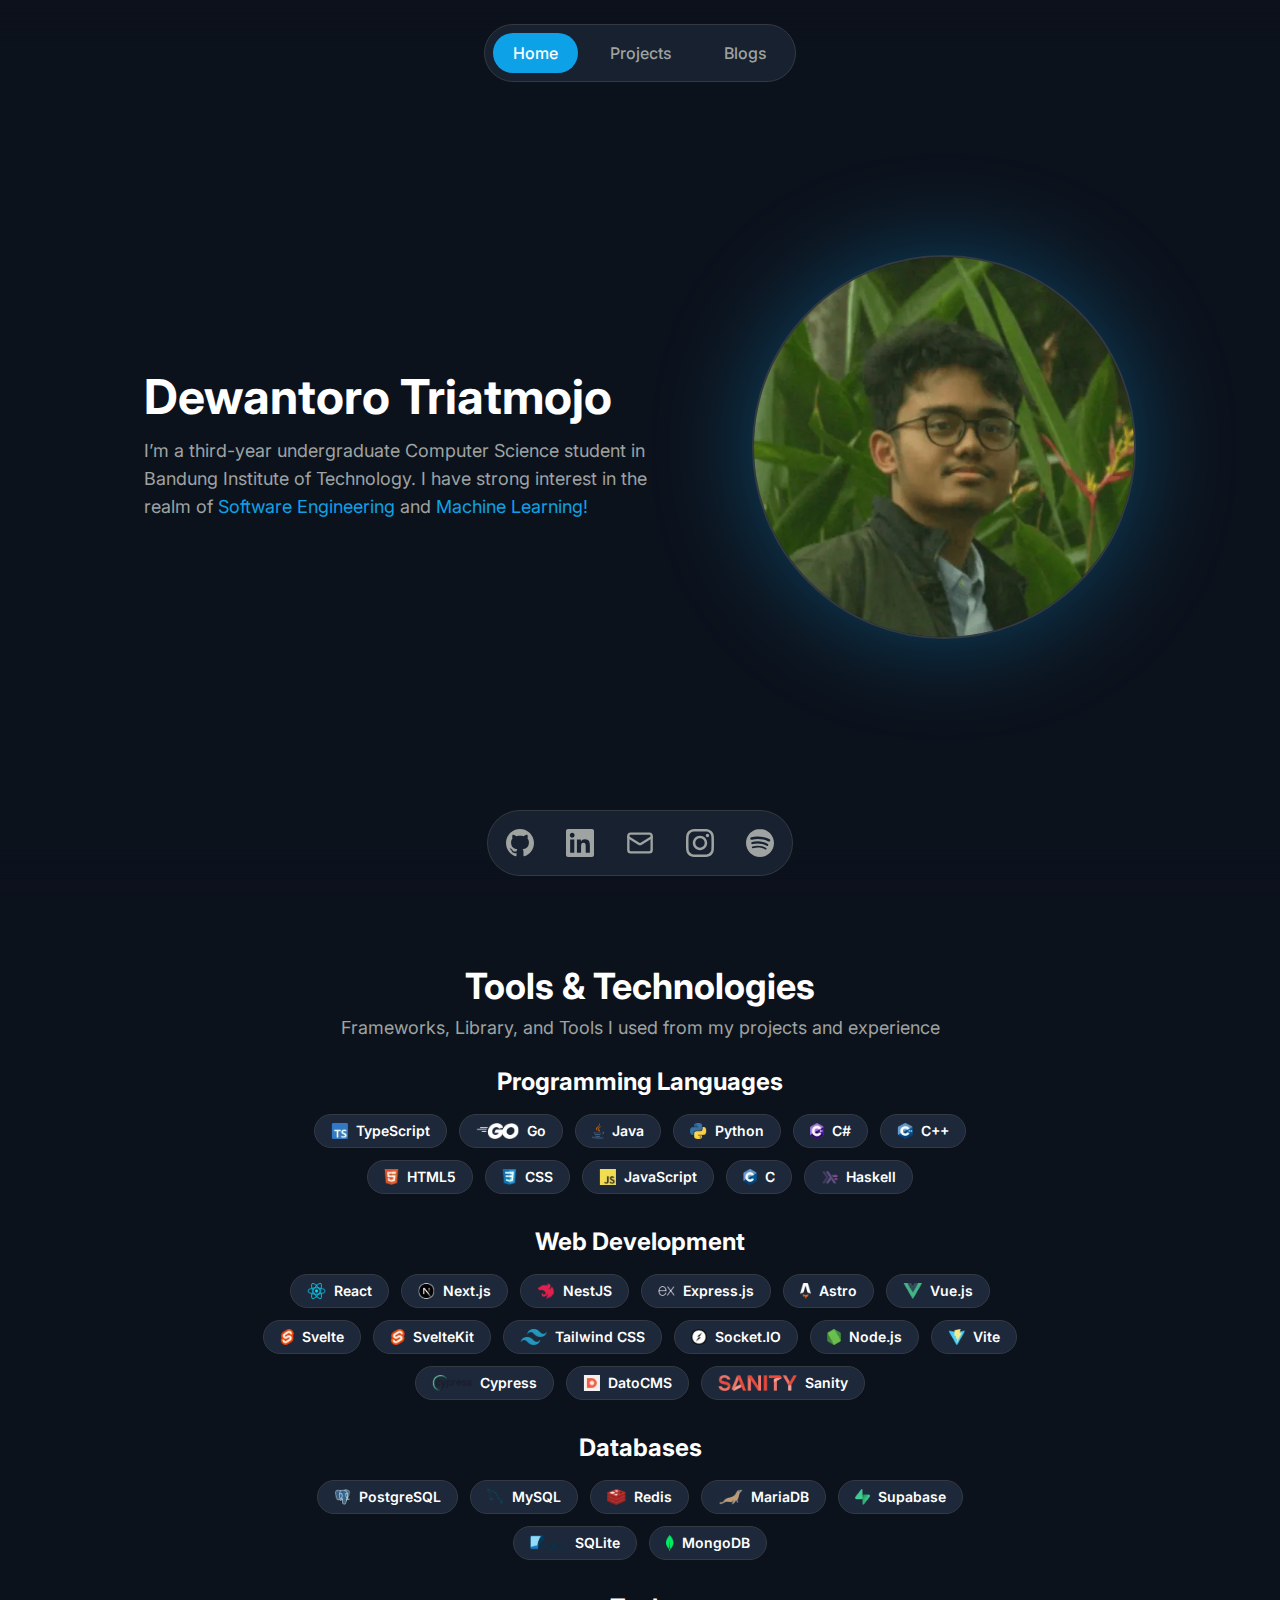
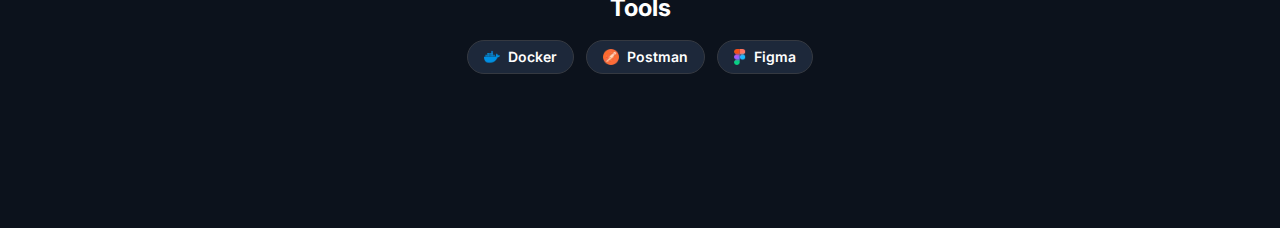
<file: index.html>
<!DOCTYPE html>
<html lang="en">
  <head>
    <!-- Viewport -->
    <meta charset="utf-8" />
    <meta name="viewport" content="width=device-width,initial-scale=1" />
    <meta name="color-scheme" content="dark" />
    <meta name="theme-color" content="black" />

    <!-- SEO -->
    <title>Dewantoro Triatmojo</title>
    <meta
      name="description"
      content="I’m a third-year undergraduate Computer Science student in Bandung Institute of Technology. I have strong interest in the realm of Software Engineering and Machine Learning!"
    />
    <meta name="application-name" content="Dewantoro Triatmojo" />
    <link rel="author" href="https://vanilla-dewodt.netlify.app/" />
    <meta name="author" content="Dewantoro Triatmojo" />
    <meta
      name="keywords"
      content="Dewantoro Triatmojo, Dewo, dewodt, Portfolio"
    />
    <meta name="creator" content="Dewantoro Triatmojo" />
    <meta name="category" content="personalization" />

    <!-- Icon -->
    <link
      rel="icon"
      type="image/x-icon"
      href="/public/favicon.ico"
      sizes="48x48"
    />
    <link
      rel="apple-touch-icon"
      sizes="180x180"
      href="/public/apple-touch-icon.png"
    />
    <link rel="manifest" href="/public/manifest.webmanifest" />

    <!-- Opengraph -->
    <meta property="og:title" content="Dewantoro Triatmojo" />
    <meta
      property="og:description"
      content="I’m a third-year undergraduate Computer Science student in Bandung Institute of Technology. I have strong interest in the realm of Software Engineering and Machine Learning!"
    />
    <meta property="og:url" content="https://vanilla-dewodt.netlify.app/" />
    <meta property="og:site_name" content="Dewantoro Triatmojo" />
    <meta property="og:locale" content="en_US" />
    <meta property="og:image" content="/public/link-preview.jpg" />
    <meta property="og:image:alt" content="dewodt icon" />
    <meta property="og:image:width" content="1200" />
    <meta property="og:image:height" content="630" />
    <meta property="og:type" content="website" />

    <!-- Twitter -->
    <meta name="twitter:card" content="summary_large_image" />
    <meta name="twitter:creator" content="@dewodt" />
    <meta name="twitter:creator:id" content="1126695039633989634" />
    <meta name="twitter:title" content="Dewantoro Triatmojo" />
    <meta
      name="twitter:description"
      content="I’m a third-year undergraduate Computer Science student in Bandung Institute of Technology. I have strong interest in the realm of Software Engineering and Machine Learning!"
    />
    <meta name="twitter:image" content="/public/link-preview.jpg" />
    <meta name="twitter:image:alt" content="dewodt icon" />

    <!-- Styles -->
    <link rel="stylesheet" href="/styles/global.css" />
    <link rel="stylesheet" href="/styles/home.css" />

    <!-- Font -->
    <link rel="preconnect" href="https://fonts.googleapis.com" />
    <link rel="preconnect" href="https://fonts.gstatic.com" crossorigin />
    <link
      rel="stylesheet"
      href="https://fonts.googleapis.com/css2?family=Inter:wght@400..700&display=swap"
      media="print"
      onload="this.media='all'"
    />
    <noscript>
      <link
        rel="stylesheet"
        href="https://fonts.googleapis.com/css2?family=Inter:wght@400..700&display=swap"
      />
    </noscript>
  </head>

  <body>
    <!-- Navbar -->
    <div class="fade-blur fade-blur--top"></div>
    <header class="navbar">
      <nav>
        <ul class="navbar__list">
          <li class="navbar__item">
            <a href="/" class="navbar__link navbar__link--home">Home</a>
          </li>
          <li class="navbar__item">
            <a
              href="/projects#projects"
              id="projects"
              class="navbar__link navbar__link--other"
            >
              Projects
            </a>
          </li>
          <li class="navbar__item">
            <a
              href="/blogs#blogs"
              id="blogs"
              class="navbar__link navbar__link--other"
              >Blogs</a
            >
          </li>
        </ul>
      </nav>
    </header>

    <!-- Main Content -->
    <main class="main">
      <!-- Hero -->
      <section class="hero">
        <div class="hero__content">
          <img
            class="hero__image"
            src="/public/home/hero/photo.webp"
            alt="Dewantoro Triatmojo Photo"
            loading="eager"
            width="384px"
            height="384px"
          />

          <div class="hero__texts">
            <h1 class="hero__title">Dewantoro Triatmojo</h1>

            <p class="hero__description">
              I’m a third-year undergraduate Computer Science student in Bandung
              Institute of Technology. I have strong interest in the realm of
              <span class="highlighted">Software Engineering</span>
              and <span class="highlighted">Machine Learning!</span>
            </p>
          </div>
        </div>
      </section>

      <!-- Skills -->
      <section class="skills">
        <div class="skills__wrapper">
          <div class="skills__header">
            <h2 class="skills__title">Tools & Technologies</h2>
            <p class="skills__description">
              Frameworks, Library, and Tools I used from my projects and
              experience
            </p>
          </div>

          <div class="skills__content">
            <!-- Programming Languages -->
            <div class="skills-group">
              <h3 class="skills-group__title">Programming Languages</h3>
              <ul class="skills-group__list">
                <li>
                  <div class="badge">
                    <img
                      class="skills-group__icon"
                      src="/public/home/skills/programming-languages/ts.webp"
                      alt="TypeScript Logo"
                      loading="lazy"
                    />
                    <span>TypeScript</span>
                  </div>
                </li>
                <li>
                  <div class="badge">
                    <img
                      class="skills-group__icon"
                      src="/public/home/skills/programming-languages/go.webp"
                      alt="Go Logo"
                      loading="lazy"
                    />
                    <span>Go</span>
                  </div>
                </li>
                <li>
                  <div class="badge">
                    <img
                      class="skills-group__icon"
                      src="/public/home/skills/programming-languages/java.webp"
                      alt="Java Logo"
                      loading="lazy"
                    />
                    <span>Java</span>
                  </div>
                </li>
                <li>
                  <div class="badge">
                    <img
                      class="skills-group__icon"
                      src="/public/home/skills/programming-languages/python.webp"
                      alt="Python Logo"
                      loading="lazy"
                    />
                    <span>Python</span>
                  </div>
                </li>
                <li>
                  <div class="badge">
                    <img
                      class="skills-group__icon"
                      src="/public/home/skills/programming-languages/cs.webp"
                      alt="C# Logo "
                      loading="lazy"
                    />
                    <span>C#</span>
                  </div>
                </li>
                <li>
                  <div class="badge">
                    <img
                      class="skills-group__icon"
                      src="/public/home/skills/programming-languages/cpp.webp"
                      alt="C++ Logo "
                      loading="lazy"
                    />
                    <span>C++</span>
                  </div>
                </li>
                <li>
                  <div class="badge">
                    <img
                      class="skills-group__icon"
                      src="/public/home/skills/programming-languages/html.webp"
                      alt="HTML Logo"
                      loading="lazy"
                    />
                    <span>HTML5</span>
                  </div>
                </li>
                <li>
                  <div class="badge">
                    <img
                      class="skills-group__icon"
                      src="/public/home/skills/programming-languages/css.webp"
                      alt="CSS Logo"
                      loading="lazy"
                    />
                    <span>CSS</span>
                  </div>
                </li>
                <li>
                  <div class="badge">
                    <img
                      class="skills-group__icon"
                      src="/public/home/skills/programming-languages/js.webp"
                      alt="JavaScript Logo"
                      loading="lazy"
                    />
                    <span>JavaScript</span>
                  </div>
                </li>
                <li>
                  <div class="badge">
                    <img
                      class="skills-group__icon"
                      src="/public/home/skills/programming-languages/c.webp"
                      alt="C Logo"
                      loading="lazy"
                    />
                    <span>C</span>
                  </div>
                </li>
                <li>
                  <div class="badge">
                    <img
                      class="skills-group__icon"
                      src="/public/home/skills/programming-languages/haskell.webp"
                      alt="Haskell Logo"
                      loading="lazy"
                    />
                    <span>Haskell</span>
                  </div>
                </li>
              </ul>
            </div>

            <!-- Web Development -->
            <div class="skills-group">
              <h3 class="skills-group__title">Web Development</h3>
              <ul class="skills-group__list">
                <li>
                  <div class="badge">
                    <img
                      class="skills-group__icon"
                      src="/public/home/skills/web-development/react.webp"
                      alt="React Logo"
                      loading="lazy"
                    />
                    <span>React</span>
                  </div>
                </li>
                <li>
                  <div class="badge">
                    <img
                      class="skills-group__icon"
                      src="/public/home/skills/web-development/nextjs.webp"
                      alt="Next.js Logo "
                      loading="lazy"
                    />
                    <span>Next.js</span>
                  </div>
                </li>
                <li>
                  <div class="badge">
                    <img
                      class="skills-group__icon"
                      src="/public/home/skills/web-development/nestjs.webp"
                      alt="NestJS Logo"
                      loading="lazy"
                    />
                    <span>NestJS</span>
                  </div>
                </li>
                <li>
                  <div class="badge">
                    <img
                      class="skills-group__icon"
                      src="/public/home/skills/web-development/express.webp"
                      alt="Express.js Logo "
                      loading="lazy"
                    />
                    <span>Express.js</span>
                  </div>
                </li>
                <li>
                  <div class="badge">
                    <img
                      class="skills-group__icon"
                      src="/public/home/skills/web-development/astro.webp"
                      alt="Astro Logo"
                      loading="lazy"
                    />
                    <span>Astro</span>
                  </div>
                </li>
                <li>
                  <div class="badge">
                    <img
                      class="skills-group__icon"
                      src="/public/home/skills/web-development/vue.webp"
                      alt="Vue.js Logo "
                      loading="lazy"
                    />
                    <span>Vue.js</span>
                  </div>
                </li>
                <li>
                  <div class="badge">
                    <img
                      class="skills-group__icon"
                      src="/public/home/skills/web-development/svelte.webp"
                      alt="Svelte Logo"
                      loading="lazy"
                    />
                    <span>Svelte</span>
                  </div>
                </li>
                <li>
                  <div class="badge">
                    <img
                      class="skills-group__icon"
                      src="/public/home/skills/web-development/svelte.webp"
                      alt="Svelte Logo"
                      loading="lazy"
                    />
                    <span>SvelteKit</span>
                  </div>
                </li>
                <li>
                  <div class="badge">
                    <img
                      class="skills-group__icon"
                      src="/public/home/skills/web-development/tailwindcss.webp"
                      alt="Tailwind CSS Logo "
                      loading="lazy"
                    />
                    <span>Tailwind CSS</span>
                  </div>
                </li>
                <li>
                  <div class="badge">
                    <img
                      class="skills-group__icon"
                      src="/public/home/skills/web-development/socketio.webp"
                      alt="Socket.IO Logo "
                      loading="lazy"
                    />
                    <span>Socket.IO</span>
                  </div>
                </li>
                <li>
                  <div class="badge">
                    <img
                      class="skills-group__icon"
                      src="/public/home/skills/web-development/node.webp"
                      alt="Node.js Logo "
                      loading="lazy"
                    />
                    <span>Node.js</span>
                  </div>
                </li>
                <li>
                  <div class="badge">
                    <img
                      class="skills-group__icon"
                      src="/public/home/skills/web-development/vite.webp"
                      alt="Vite Logo"
                      loading="lazy"
                    />
                    <span>Vite</span>
                  </div>
                </li>
                <li>
                  <div class="badge">
                    <img
                      class="skills-group__icon"
                      src="/public/home/skills/web-development/cypress.webp"
                      alt="Cypress Logo"
                      loading="lazy"
                    />
                    <span>Cypress</span>
                  </div>
                </li>
                <li>
                  <div class="badge">
                    <img
                      class="skills-group__icon"
                      src="/public/home/skills/web-development/datocms.webp"
                      alt="DatoCMS Logo"
                      loading="lazy"
                    />
                    <span>DatoCMS</span>
                  </div>
                </li>
                <li>
                  <div class="badge">
                    <img
                      class="skills-group__icon"
                      src="/public/home/skills/web-development/sanity.webp"
                      alt="Sanity Logo"
                      loading="lazy"
                    />
                    <span>Sanity</span>
                  </div>
                </li>
              </ul>
            </div>

            <!-- Databases -->
            <div class="skills-group">
              <h3 class="skills-group__title">Databases</h3>
              <ul class="skills-group__list">
                <li>
                  <div class="badge">
                    <img
                      class="skills-group__icon"
                      src="/public/home/skills/databases/postgresql.webp"
                      alt="PostgreSQL Logo"
                      loading="lazy"
                    />
                    <span>PostgreSQL</span>
                  </div>
                </li>
                <li>
                  <div class="badge">
                    <img
                      class="skills-group__icon"
                      src="/public/home/skills/databases/mysql.webp"
                      alt="MySQL Logo"
                      loading="lazy"
                    />
                    <span>MySQL</span>
                  </div>
                </li>
                <li>
                  <div class="badge">
                    <img
                      class="skills-group__icon"
                      src="/public/home/skills/databases/redis.webp"
                      alt="Redis Logo"
                      loading="lazy"
                    />
                    <span>Redis</span>
                  </div>
                </li>
                <li>
                  <div class="badge">
                    <img
                      class="skills-group__icon"
                      src="/public/home/skills/databases/mariadb.webp"
                      alt="MariaDB Logo"
                      loading="lazy"
                    />
                    <span>MariaDB</span>
                  </div>
                </li>
                <li>
                  <div class="badge">
                    <img
                      class="skills-group__icon"
                      src="/public/home/skills/databases/supabase.webp"
                      alt="Supabase Logo"
                      loading="lazy"
                    />
                    <span>Supabase</span>
                  </div>
                </li>
                <li>
                  <div class="badge">
                    <img
                      class="skills-group__icon"
                      src="/public/home/skills/databases/sqlite.webp"
                      alt="SQLite Logo"
                      loading="lazy"
                    />
                    <span>SQLite</span>
                  </div>
                </li>
                <li>
                  <div class="badge">
                    <img
                      class="skills-group__icon"
                      src="/public/home/skills/databases/mongodb.webp"
                      alt="MongoDB Logo"
                      loading="lazy"
                    />
                    <span>MongoDB</span>
                  </div>
                </li>
              </ul>
            </div>

            <!-- Tools -->
            <div class="skills-group">
              <h3 class="skills-group__title">Tools</h3>
              <ul class="skills-group__list">
                <li>
                  <div class="badge">
                    <img
                      class="skills-group__icon"
                      src="/public/home/skills/tools/docker.webp"
                      alt="Docker Logo"
                      loading="lazy"
                    />
                    <span>Docker</span>
                  </div>
                </li>
                <li>
                  <div class="badge">
                    <img
                      class="skills-group__icon"
                      src="/public/home/skills/tools/postman.webp"
                      alt="Postman Logo"
                      loading="lazy"
                    />
                    <span>Postman</span>
                  </div>
                </li>
                <li>
                  <div class="badge">
                    <img
                      class="skills-group__icon"
                      src="/public/home/skills/tools/figma.webp"
                      alt="Figma Logo"
                      loading="lazy"
                    />
                    <span>Figma</span>
                  </div>
                </li>
              </ul>
            </div>
          </div>
        </div>
      </section>
    </main>

    <!-- Socialbar -->
    <div class="fade-blur fade-blur--bottom"></div>
    <div class="social-bar--shift"></div>
    <ul class="social-bar">
      <!-- GitHub -->
      <li>
        <a
          href="https://github.com/dewodt"
          class="social-bar__link"
          aria-label="GitHub"
        >
          <svg
            viewBox="0 0 256 250"
            width="28"
            height="27.34"
            fill="currentColor"
            xmlns="http://www.w3.org/2000/svg"
            preserveAspectRatio="xMidYMid"
            class="social-bar__icon social-bar__icon--fill"
          >
            <path
              d="M128.001 0C57.317 0 0 57.307 0 128.001c0 56.554 36.676 104.535 87.535 121.46 6.397 1.185 8.746-2.777 8.746-6.158 0-3.052-.12-13.135-.174-23.83-35.61 7.742-43.124-15.103-43.124-15.103-5.823-14.795-14.213-18.73-14.213-18.73-11.613-7.944.876-7.78.876-7.78 12.853.902 19.621 13.19 19.621 13.19 11.417 19.568 29.945 13.911 37.249 10.64 1.149-8.272 4.466-13.92 8.127-17.116-28.431-3.236-58.318-14.212-58.318-63.258 0-13.975 5-25.394 13.188-34.358-1.329-3.224-5.71-16.242 1.24-33.874 0 0 10.749-3.44 35.21 13.121 10.21-2.836 21.16-4.258 32.038-4.307 10.878.049 21.837 1.47 32.066 4.307 24.431-16.56 35.165-13.12 35.165-13.12 6.967 17.63 2.584 30.65 1.255 33.873 8.207 8.964 13.173 20.383 13.173 34.358 0 49.163-29.944 59.988-58.447 63.157 4.591 3.972 8.682 11.762 8.682 23.704 0 17.126-.148 30.91-.148 35.126 0 3.407 2.304 7.398 8.792 6.14C219.37 232.5 256 184.537 256 128.002 256 57.307 198.691 0 128.001 0Zm-80.06 182.34c-.282.636-1.283.827-2.194.39-.929-.417-1.45-1.284-1.15-1.922.276-.655 1.279-.838 2.205-.399.93.418 1.46 1.293 1.139 1.931Zm6.296 5.618c-.61.566-1.804.303-2.614-.591-.837-.892-.994-2.086-.375-2.66.63-.566 1.787-.301 2.626.591.838.903 1 2.088.363 2.66Zm4.32 7.188c-.785.545-2.067.034-2.86-1.104-.784-1.138-.784-2.503.017-3.05.795-.547 2.058-.055 2.861 1.075.782 1.157.782 2.522-.019 3.08Zm7.304 8.325c-.701.774-2.196.566-3.29-.49-1.119-1.032-1.43-2.496-.726-3.27.71-.776 2.213-.558 3.315.49 1.11 1.03 1.45 2.505.701 3.27Zm9.442 2.81c-.31 1.003-1.75 1.459-3.199 1.033-1.448-.439-2.395-1.613-2.103-2.626.301-1.01 1.747-1.484 3.207-1.028 1.446.436 2.396 1.602 2.095 2.622Zm10.744 1.193c.036 1.055-1.193 1.93-2.715 1.95-1.53.034-2.769-.82-2.786-1.86 0-1.065 1.202-1.932 2.733-1.958 1.522-.03 2.768.818 2.768 1.868Zm10.555-.405c.182 1.03-.875 2.088-2.387 2.37-1.485.271-2.861-.365-3.05-1.386-.184-1.056.893-2.114 2.376-2.387 1.514-.263 2.868.356 3.061 1.403Z"
            ></path>
          </svg>
        </a>
      </li>
      <!-- LinkedIn -->
      <li>
        <a
          href="https://www.linkedin.com/in/dewantoro-triatmojo/"
          class="social-bar__link"
          aria-label="LinkedIn"
        >
          <svg
            width="28"
            height="28"
            xmlns="http://www.w3.org/2000/svg"
            preserveAspectRatio="xMidYMid"
            viewBox="0 0 256 256"
            class="social-bar__icon social-bar__icon--fill"
          >
            <path
              d="M218.123 218.127h-37.931v-59.403c0-14.165-.253-32.4-19.728-32.4-19.756 0-22.779 15.434-22.779 31.369v60.43h-37.93V95.967h36.413v16.694h.51a39.907 39.907 0 0 1 35.928-19.733c38.445 0 45.533 25.288 45.533 58.186l-.016 67.013ZM56.955 79.27c-12.157.002-22.014-9.852-22.016-22.009-.002-12.157 9.851-22.014 22.008-22.016 12.157-.003 22.014 9.851 22.016 22.008A22.013 22.013 0 0 1 56.955 79.27m18.966 138.858H37.95V95.967h37.97v122.16ZM237.033.018H18.89C8.58-.098.125 8.161-.001 18.471v219.053c.122 10.315 8.576 18.582 18.89 18.474h218.144c10.336.128 18.823-8.139 18.966-18.474V18.454c-.147-10.33-8.635-18.588-18.966-18.453"
            ></path>
          </svg>
        </a>
      </li>
      <!-- Email -->
      <li>
        <a
          href="mailto:dewantorotriatmojo@gmail.com"
          class="social-bar__link"
          aria-label="Email"
        >
          <svg
            xmlns="http://www.w3.org/2000/svg"
            width="24"
            height="24"
            viewBox="0 0 24 24"
            fill="none"
            stroke="currentColor"
            stroke-width="2"
            stroke-linecap="round"
            stroke-linejoin="round"
            class="social-bar__icon social-bar__icon--stroke"
          >
            <rect width="20" height="16" x="2" y="4" rx="2"></rect>
            <path d="m22 7-8.97 5.7a1.94 1.94 0 0 1-2.06 0L2 7"></path>
          </svg>
        </a>
      </li>
      <!-- Instagram -->
      <li>
        <a
          href="https://www.instagram.com/dewo.tm/"
          class="social-bar__link"
          aria-label="Instagram"
        >
          <svg
            xmlns="http://www.w3.org/2000/svg"
            width="28"
            height="28"
            preserveAspectRatio="xMidYMid"
            viewBox="0 0 256 256"
            class="social-bar__icon social-bar__icon--fill"
          >
            <path
              d="M128 23.064c34.177 0 38.225.13 51.722.745 12.48.57 19.258 2.655 23.769 4.408 5.974 2.322 10.238 5.096 14.717 9.575 4.48 4.479 7.253 8.743 9.575 14.717 1.753 4.511 3.838 11.289 4.408 23.768.615 13.498.745 17.546.745 51.723 0 34.178-.13 38.226-.745 51.723-.57 12.48-2.655 19.257-4.408 23.768-2.322 5.974-5.096 10.239-9.575 14.718-4.479 4.479-8.743 7.253-14.717 9.574-4.511 1.753-11.289 3.839-23.769 4.408-13.495.616-17.543.746-51.722.746-34.18 0-38.228-.13-51.723-.746-12.48-.57-19.257-2.655-23.768-4.408-5.974-2.321-10.239-5.095-14.718-9.574-4.479-4.48-7.253-8.744-9.574-14.718-1.753-4.51-3.839-11.288-4.408-23.768-.616-13.497-.746-17.545-.746-51.723 0-34.177.13-38.225.746-51.722.57-12.48 2.655-19.258 4.408-23.769 2.321-5.974 5.095-10.238 9.574-14.717 4.48-4.48 8.744-7.253 14.718-9.575 4.51-1.753 11.288-3.838 23.768-4.408 13.497-.615 17.545-.745 51.723-.745M128 0C93.237 0 88.878.147 75.226.77c-13.625.622-22.93 2.786-31.071 5.95-8.418 3.271-15.556 7.648-22.672 14.764C14.367 28.6 9.991 35.738 6.72 44.155 3.555 52.297 1.392 61.602.77 75.226.147 88.878 0 93.237 0 128c0 34.763.147 39.122.77 52.774.622 13.625 2.785 22.93 5.95 31.071 3.27 8.417 7.647 15.556 14.763 22.672 7.116 7.116 14.254 11.492 22.672 14.763 8.142 3.165 17.446 5.328 31.07 5.95 13.653.623 18.012.77 52.775.77s39.122-.147 52.774-.77c13.624-.622 22.929-2.785 31.07-5.95 8.418-3.27 15.556-7.647 22.672-14.763 7.116-7.116 11.493-14.254 14.764-22.672 3.164-8.142 5.328-17.446 5.95-31.07.623-13.653.77-18.012.77-52.775s-.147-39.122-.77-52.774c-.622-13.624-2.786-22.929-5.95-31.07-3.271-8.418-7.648-15.556-14.764-22.672C227.4 14.368 220.262 9.99 211.845 6.72c-8.142-3.164-17.447-5.328-31.071-5.95C167.122.147 162.763 0 128 0Zm0 62.27C91.698 62.27 62.27 91.7 62.27 128c0 36.302 29.428 65.73 65.73 65.73 36.301 0 65.73-29.428 65.73-65.73 0-36.301-29.429-65.73-65.73-65.73Zm0 108.397c-23.564 0-42.667-19.103-42.667-42.667S104.436 85.333 128 85.333s42.667 19.103 42.667 42.667-19.103 42.667-42.667 42.667Zm83.686-110.994c0 8.484-6.876 15.36-15.36 15.36-8.483 0-15.36-6.876-15.36-15.36 0-8.483 6.877-15.36 15.36-15.36 8.484 0 15.36 6.877 15.36 15.36Z"
            ></path>
          </svg>
        </a>
      </li>
      <!-- Spotify -->
      <li>
        <a
          href="https://open.spotify.com/user/0p89rcit1qulphp6uzgsi0tto"
          class="social-bar__link"
          aria-label="Spotify"
        >
          <svg
            viewBox="0 0 256 256"
            width="28"
            height="28"
            xmlns="http://www.w3.org/2000/svg"
            preserveAspectRatio="xMidYMid"
            class="social-bar__icon social-bar__icon--fill"
          >
            <path
              d="M128 0C57.308 0 0 57.309 0 128c0 70.696 57.309 128 128 128 70.697 0 128-57.304 128-128C256 57.314 198.697.007 127.998.007l.001-.006Zm58.699 184.614c-2.293 3.76-7.215 4.952-10.975 2.644-30.053-18.357-67.885-22.515-112.44-12.335a7.981 7.981 0 0 1-9.552-6.007 7.968 7.968 0 0 1 6-9.553c48.76-11.14 90.583-6.344 124.323 14.276 3.76 2.308 4.952 7.215 2.644 10.975Zm15.667-34.853c-2.89 4.695-9.034 6.178-13.726 3.289-34.406-21.148-86.853-27.273-127.548-14.92-5.278 1.594-10.852-1.38-12.454-6.649-1.59-5.278 1.386-10.842 6.655-12.446 46.485-14.106 104.275-7.273 143.787 17.007 4.692 2.89 6.175 9.034 3.286 13.72v-.001Zm1.345-36.293C162.457 88.964 94.394 86.71 55.007 98.666c-6.325 1.918-13.014-1.653-14.93-7.978-1.917-6.328 1.65-13.012 7.98-14.935C93.27 62.027 168.434 64.68 215.929 92.876c5.702 3.376 7.566 10.724 4.188 16.405-3.362 5.69-10.73 7.565-16.4 4.187h-.006Z"
            ></path>
          </svg>
        </a>
      </li>
    </ul>
  </body>
</html>
</file>
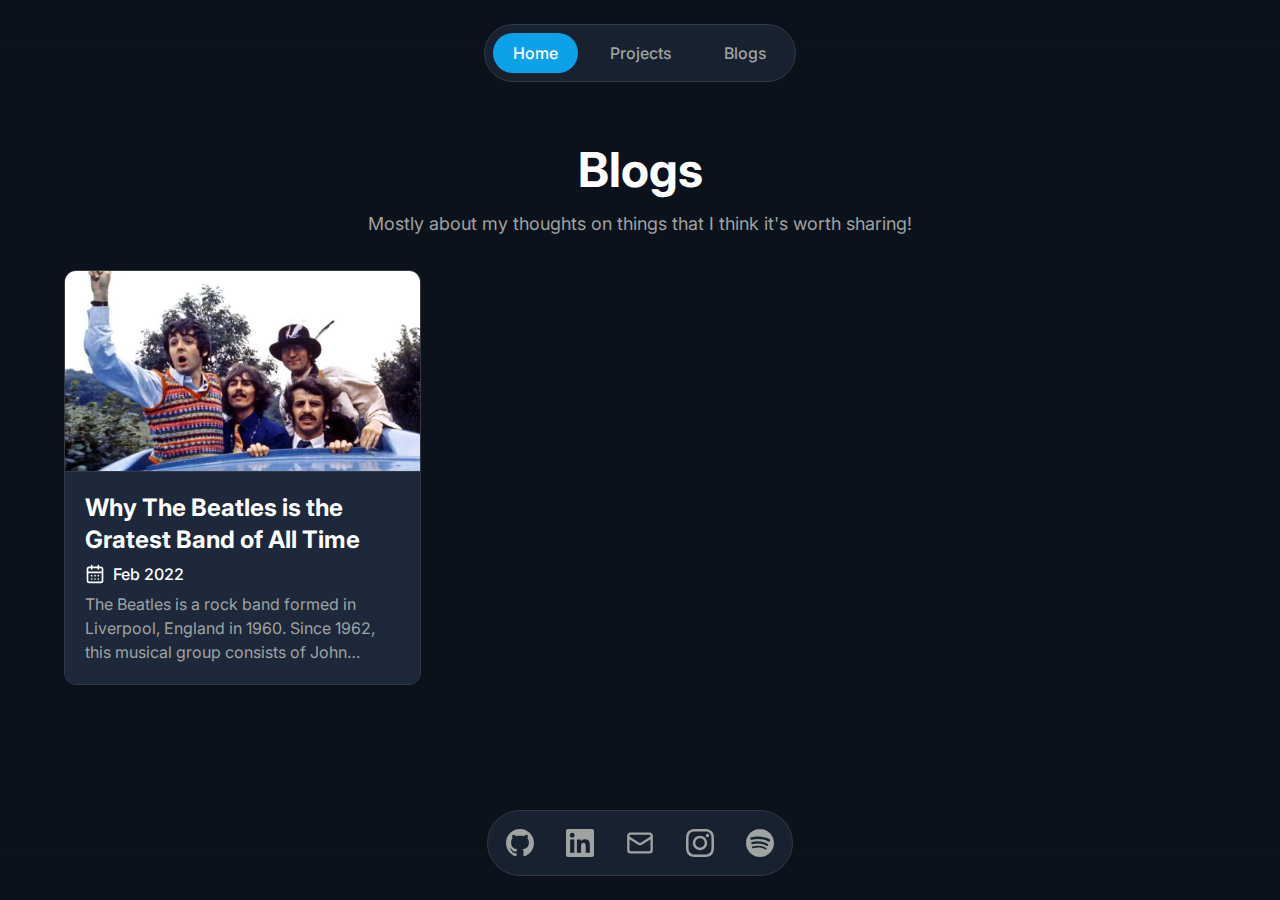
<file: blogs/index.html>
<!DOCTYPE html>
<html lang="en">
  <head>
    <!-- Viewport -->
    <meta charset="utf-8" />
    <meta name="viewport" content="width=device-width,initial-scale=1" />
    <meta name="color-scheme" content="dark" />
    <meta name="theme-color" content="black" />

    <!-- SEO -->
    <title>Blogs | Dewantoro Triatmojo</title>
    <meta
      name="description"
      content="I’m a third-year undergraduate Computer Science student in Bandung Institute of Technology. I have strong interest in the realm of Software Engineering and Machine Learning!"
    />
    <meta name="application-name" content="Dewantoro Triatmojo" />
    <link rel="author" href="https://vanilla-dewodt.netlify.app/" />
    <meta name="author" content="Dewantoro Triatmojo" />
    <meta
      name="keywords"
      content="Dewantoro Triatmojo, Dewo, dewodt, Portfolio"
    />
    <meta name="creator" content="Dewantoro Triatmojo" />
    <meta name="category" content="personalization" />

    <!-- Icon -->
    <link
      rel="icon"
      type="image/x-icon"
      href="/public/favicon.ico"
      sizes="48x48"
    />
    <link
      rel="apple-touch-icon"
      sizes="180x180"
      href="/public/apple-touch-icon.png"
    />
    <link rel="manifest" href="/public/manifest.webmanifest" />

    <!-- Opengraph -->
    <meta property="og:title" content="Blogs | Dewantoro Triatmojo" />
    <meta
      property="og:description"
      content="I’m a third-year undergraduate Computer Science student in Bandung Institute of Technology. I have strong interest in the realm of Software Engineering and Machine Learning!"
    />
    <meta property="og:url" content="https://vanilla-dewodt.netlify.app/" />
    <meta property="og:site_name" content="Dewantoro Triatmojo" />
    <meta property="og:locale" content="en_US" />
    <meta property="og:image" content="/public/link-preview.jpg" />
    <meta property="og:image:alt" content="dewodt icon" />
    <meta property="og:image:width" content="1200" />
    <meta property="og:image:height" content="630" />
    <meta property="og:type" content="website" />

    <!-- Twitter -->
    <meta name="twitter:card" content="summary_large_image" />
    <meta name="twitter:creator" content="@dewodt" />
    <meta name="twitter:creator:id" content="1126695039633989634" />
    <meta name="twitter:title" content="Blogs | Dewantoro Triatmojo" />
    <meta
      name="twitter:description"
      content="I’m a third-year undergraduate Computer Science student in Bandung Institute of Technology. I have strong interest in the realm of Software Engineering and Machine Learning!"
    />
    <meta name="twitter:image" content="/public/link-preview.jpg" />
    <meta name="twitter:image:alt" content="dewodt icon" />

    <!-- Styles -->
    <link rel="stylesheet" href="/styles/global.css" />
    <link rel="stylesheet" href="/styles/list-page.css" />

    <!-- Font -->
    <link rel="preconnect" href="https://fonts.googleapis.com" />
    <link rel="preconnect" href="https://fonts.gstatic.com" crossorigin />
    <link
      rel="stylesheet"
      href="https://fonts.googleapis.com/css2?family=Inter:wght@400..700&display=swap"
      media="print"
      onload="this.media='all'"
    />
    <noscript>
      <link
        rel="stylesheet"
        href="https://fonts.googleapis.com/css2?family=Inter:wght@400..700&display=swap"
      />
    </noscript>
  </head>

  <body>
    <!-- Navbar -->
    <div class="fade-blur fade-blur--top"></div>
    <header class="navbar">
      <nav>
        <ul class="navbar__list">
          <li class="navbar__item">
            <a href="/" class="navbar__link navbar__link--home">Home</a>
          </li>
          <li class="navbar__item">
            <a
              href="/projects/#projects"
              id="projects"
              class="navbar__link navbar__link--other"
            >
              Projects
            </a>
          </li>
          <li class="navbar__item">
            <a
              href="/blogs/#blogs"
              id="blogs"
              class="navbar__link navbar__link--other"
              >Blogs</a
            >
          </li>
        </ul>
      </nav>
    </header>

    <!-- Main Content -->
    <main class="main">
      <section class="section">
        <div class="section__header">
          <h1 class="section__title">Blogs</h1>
          <p class="section__description">
            Mostly about my thoughts on things that I think it's worth sharing!
          </p>
        </div>
        <ul class="section__list">
          <li>
            <article class="card">
              <a
                href="/blogs/the-beatles/#blogs"
                aria-label="Link to blog The Beatles"
                class="card__anchor"
              ></a>

              <img
                src="/public/blogs/the-beatles/the-beatles.webp"
                class="card__image"
                alt="The Beatles"
                loading="eager"
              />

              <div class="card__content">
                <div class="card__content--text">
                  <h2 class="card__title">
                    Why The Beatles is the Gratest Band of All Time
                  </h2>

                  <div class="card__meta">
                    <svg
                      xmlns="http://www.w3.org/2000/svg"
                      width="24"
                      height="24"
                      viewBox="0 0 24 24"
                      fill="none"
                      stroke="currentColor"
                      stroke-width="2"
                      stroke-linecap="round"
                      stroke-linejoin="round"
                      class="lucide lucide-calendar-days card__icon"
                    >
                      <path d="M8 2v4"></path>
                      <path d="M16 2v4"></path>
                      <rect width="18" height="18" x="3" y="4" rx="2"></rect>
                      <path d="M3 10h18"></path>
                      <path d="M8 14h.01"></path>
                      <path d="M12 14h.01"></path>
                      <path d="M16 14h.01"></path>
                      <path d="M8 18h.01"></path>
                      <path d="M12 18h.01"></path>
                      <path d="M16 18h.01"></path>
                    </svg>

                    <time class="card__date" datetime="2022-02-21">
                      Feb 2022
                    </time>
                  </div>

                  <p class="card__description">
                    The Beatles is a rock band formed in Liverpool, England in
                    1960. Since 1962, this musical group consists of John
                    Lennon, Paul McCartney, George Harrison, and Ringo Starr.
                    The Beatles has released many albums whose quality is beyond
                    doubt. The Beatles are often considered to be the most
                    commercially successful and most acclaimed musical group in
                    popular music.
                  </p>
                </div>
              </div>
            </article>
          </li>
        </ul>
      </section>
    </main>

    <!-- Socialbar -->
    <div class="fade-blur fade-blur--bottom"></div>
    <div class="social-bar--shift"></div>
    <ul class="social-bar">
      <!-- GitHub -->
      <li>
        <a
          href="https://github.com/dewodt"
          class="social-bar__link"
          aria-label="GitHub"
        >
          <svg
            viewBox="0 0 256 250"
            width="28"
            height="27.34"
            fill="currentColor"
            xmlns="http://www.w3.org/2000/svg"
            preserveAspectRatio="xMidYMid"
            class="social-bar__icon social-bar__icon--fill"
          >
            <path
              d="M128.001 0C57.317 0 0 57.307 0 128.001c0 56.554 36.676 104.535 87.535 121.46 6.397 1.185 8.746-2.777 8.746-6.158 0-3.052-.12-13.135-.174-23.83-35.61 7.742-43.124-15.103-43.124-15.103-5.823-14.795-14.213-18.73-14.213-18.73-11.613-7.944.876-7.78.876-7.78 12.853.902 19.621 13.19 19.621 13.19 11.417 19.568 29.945 13.911 37.249 10.64 1.149-8.272 4.466-13.92 8.127-17.116-28.431-3.236-58.318-14.212-58.318-63.258 0-13.975 5-25.394 13.188-34.358-1.329-3.224-5.71-16.242 1.24-33.874 0 0 10.749-3.44 35.21 13.121 10.21-2.836 21.16-4.258 32.038-4.307 10.878.049 21.837 1.47 32.066 4.307 24.431-16.56 35.165-13.12 35.165-13.12 6.967 17.63 2.584 30.65 1.255 33.873 8.207 8.964 13.173 20.383 13.173 34.358 0 49.163-29.944 59.988-58.447 63.157 4.591 3.972 8.682 11.762 8.682 23.704 0 17.126-.148 30.91-.148 35.126 0 3.407 2.304 7.398 8.792 6.14C219.37 232.5 256 184.537 256 128.002 256 57.307 198.691 0 128.001 0Zm-80.06 182.34c-.282.636-1.283.827-2.194.39-.929-.417-1.45-1.284-1.15-1.922.276-.655 1.279-.838 2.205-.399.93.418 1.46 1.293 1.139 1.931Zm6.296 5.618c-.61.566-1.804.303-2.614-.591-.837-.892-.994-2.086-.375-2.66.63-.566 1.787-.301 2.626.591.838.903 1 2.088.363 2.66Zm4.32 7.188c-.785.545-2.067.034-2.86-1.104-.784-1.138-.784-2.503.017-3.05.795-.547 2.058-.055 2.861 1.075.782 1.157.782 2.522-.019 3.08Zm7.304 8.325c-.701.774-2.196.566-3.29-.49-1.119-1.032-1.43-2.496-.726-3.27.71-.776 2.213-.558 3.315.49 1.11 1.03 1.45 2.505.701 3.27Zm9.442 2.81c-.31 1.003-1.75 1.459-3.199 1.033-1.448-.439-2.395-1.613-2.103-2.626.301-1.01 1.747-1.484 3.207-1.028 1.446.436 2.396 1.602 2.095 2.622Zm10.744 1.193c.036 1.055-1.193 1.93-2.715 1.95-1.53.034-2.769-.82-2.786-1.86 0-1.065 1.202-1.932 2.733-1.958 1.522-.03 2.768.818 2.768 1.868Zm10.555-.405c.182 1.03-.875 2.088-2.387 2.37-1.485.271-2.861-.365-3.05-1.386-.184-1.056.893-2.114 2.376-2.387 1.514-.263 2.868.356 3.061 1.403Z"
            ></path>
          </svg>
        </a>
      </li>
      <!-- LinkedIn -->
      <li>
        <a
          href="https://www.linkedin.com/in/dewantoro-triatmojo/"
          class="social-bar__link"
          aria-label="LinkedIn"
        >
          <svg
            width="28"
            height="28"
            xmlns="http://www.w3.org/2000/svg"
            preserveAspectRatio="xMidYMid"
            viewBox="0 0 256 256"
            class="social-bar__icon social-bar__icon--fill"
          >
            <path
              d="M218.123 218.127h-37.931v-59.403c0-14.165-.253-32.4-19.728-32.4-19.756 0-22.779 15.434-22.779 31.369v60.43h-37.93V95.967h36.413v16.694h.51a39.907 39.907 0 0 1 35.928-19.733c38.445 0 45.533 25.288 45.533 58.186l-.016 67.013ZM56.955 79.27c-12.157.002-22.014-9.852-22.016-22.009-.002-12.157 9.851-22.014 22.008-22.016 12.157-.003 22.014 9.851 22.016 22.008A22.013 22.013 0 0 1 56.955 79.27m18.966 138.858H37.95V95.967h37.97v122.16ZM237.033.018H18.89C8.58-.098.125 8.161-.001 18.471v219.053c.122 10.315 8.576 18.582 18.89 18.474h218.144c10.336.128 18.823-8.139 18.966-18.474V18.454c-.147-10.33-8.635-18.588-18.966-18.453"
            ></path>
          </svg>
        </a>
      </li>
      <!-- Email -->
      <li>
        <a
          href="mailto:dewantorotriatmojo@gmail.com"
          class="social-bar__link"
          aria-label="Email"
        >
          <svg
            xmlns="http://www.w3.org/2000/svg"
            width="24"
            height="24"
            viewBox="0 0 24 24"
            fill="none"
            stroke="currentColor"
            stroke-width="2"
            stroke-linecap="round"
            stroke-linejoin="round"
            class="social-bar__icon social-bar__icon--stroke"
          >
            <rect width="20" height="16" x="2" y="4" rx="2"></rect>
            <path d="m22 7-8.97 5.7a1.94 1.94 0 0 1-2.06 0L2 7"></path>
          </svg>
        </a>
      </li>
      <!-- Instagram -->
      <li>
        <a
          href="https://www.instagram.com/dewo.tm/"
          class="social-bar__link"
          aria-label="Instagram"
        >
          <svg
            xmlns="http://www.w3.org/2000/svg"
            width="28"
            height="28"
            preserveAspectRatio="xMidYMid"
            viewBox="0 0 256 256"
            class="social-bar__icon social-bar__icon--fill"
          >
            <path
              d="M128 23.064c34.177 0 38.225.13 51.722.745 12.48.57 19.258 2.655 23.769 4.408 5.974 2.322 10.238 5.096 14.717 9.575 4.48 4.479 7.253 8.743 9.575 14.717 1.753 4.511 3.838 11.289 4.408 23.768.615 13.498.745 17.546.745 51.723 0 34.178-.13 38.226-.745 51.723-.57 12.48-2.655 19.257-4.408 23.768-2.322 5.974-5.096 10.239-9.575 14.718-4.479 4.479-8.743 7.253-14.717 9.574-4.511 1.753-11.289 3.839-23.769 4.408-13.495.616-17.543.746-51.722.746-34.18 0-38.228-.13-51.723-.746-12.48-.57-19.257-2.655-23.768-4.408-5.974-2.321-10.239-5.095-14.718-9.574-4.479-4.48-7.253-8.744-9.574-14.718-1.753-4.51-3.839-11.288-4.408-23.768-.616-13.497-.746-17.545-.746-51.723 0-34.177.13-38.225.746-51.722.57-12.48 2.655-19.258 4.408-23.769 2.321-5.974 5.095-10.238 9.574-14.717 4.48-4.48 8.744-7.253 14.718-9.575 4.51-1.753 11.288-3.838 23.768-4.408 13.497-.615 17.545-.745 51.723-.745M128 0C93.237 0 88.878.147 75.226.77c-13.625.622-22.93 2.786-31.071 5.95-8.418 3.271-15.556 7.648-22.672 14.764C14.367 28.6 9.991 35.738 6.72 44.155 3.555 52.297 1.392 61.602.77 75.226.147 88.878 0 93.237 0 128c0 34.763.147 39.122.77 52.774.622 13.625 2.785 22.93 5.95 31.071 3.27 8.417 7.647 15.556 14.763 22.672 7.116 7.116 14.254 11.492 22.672 14.763 8.142 3.165 17.446 5.328 31.07 5.95 13.653.623 18.012.77 52.775.77s39.122-.147 52.774-.77c13.624-.622 22.929-2.785 31.07-5.95 8.418-3.27 15.556-7.647 22.672-14.763 7.116-7.116 11.493-14.254 14.764-22.672 3.164-8.142 5.328-17.446 5.95-31.07.623-13.653.77-18.012.77-52.775s-.147-39.122-.77-52.774c-.622-13.624-2.786-22.929-5.95-31.07-3.271-8.418-7.648-15.556-14.764-22.672C227.4 14.368 220.262 9.99 211.845 6.72c-8.142-3.164-17.447-5.328-31.071-5.95C167.122.147 162.763 0 128 0Zm0 62.27C91.698 62.27 62.27 91.7 62.27 128c0 36.302 29.428 65.73 65.73 65.73 36.301 0 65.73-29.428 65.73-65.73 0-36.301-29.429-65.73-65.73-65.73Zm0 108.397c-23.564 0-42.667-19.103-42.667-42.667S104.436 85.333 128 85.333s42.667 19.103 42.667 42.667-19.103 42.667-42.667 42.667Zm83.686-110.994c0 8.484-6.876 15.36-15.36 15.36-8.483 0-15.36-6.876-15.36-15.36 0-8.483 6.877-15.36 15.36-15.36 8.484 0 15.36 6.877 15.36 15.36Z"
            ></path>
          </svg>
        </a>
      </li>
      <!-- Spotify -->
      <li>
        <a
          href="https://open.spotify.com/user/0p89rcit1qulphp6uzgsi0tto"
          class="social-bar__link"
          aria-label="Spotify"
        >
          <svg
            viewBox="0 0 256 256"
            width="28"
            height="28"
            xmlns="http://www.w3.org/2000/svg"
            preserveAspectRatio="xMidYMid"
            class="social-bar__icon social-bar__icon--fill"
          >
            <path
              d="M128 0C57.308 0 0 57.309 0 128c0 70.696 57.309 128 128 128 70.697 0 128-57.304 128-128C256 57.314 198.697.007 127.998.007l.001-.006Zm58.699 184.614c-2.293 3.76-7.215 4.952-10.975 2.644-30.053-18.357-67.885-22.515-112.44-12.335a7.981 7.981 0 0 1-9.552-6.007 7.968 7.968 0 0 1 6-9.553c48.76-11.14 90.583-6.344 124.323 14.276 3.76 2.308 4.952 7.215 2.644 10.975Zm15.667-34.853c-2.89 4.695-9.034 6.178-13.726 3.289-34.406-21.148-86.853-27.273-127.548-14.92-5.278 1.594-10.852-1.38-12.454-6.649-1.59-5.278 1.386-10.842 6.655-12.446 46.485-14.106 104.275-7.273 143.787 17.007 4.692 2.89 6.175 9.034 3.286 13.72v-.001Zm1.345-36.293C162.457 88.964 94.394 86.71 55.007 98.666c-6.325 1.918-13.014-1.653-14.93-7.978-1.917-6.328 1.65-13.012 7.98-14.935C93.27 62.027 168.434 64.68 215.929 92.876c5.702 3.376 7.566 10.724 4.188 16.405-3.362 5.69-10.73 7.565-16.4 4.187h-.006Z"
            ></path>
          </svg>
        </a>
      </li>
    </ul>
  </body>
</html>
</file>
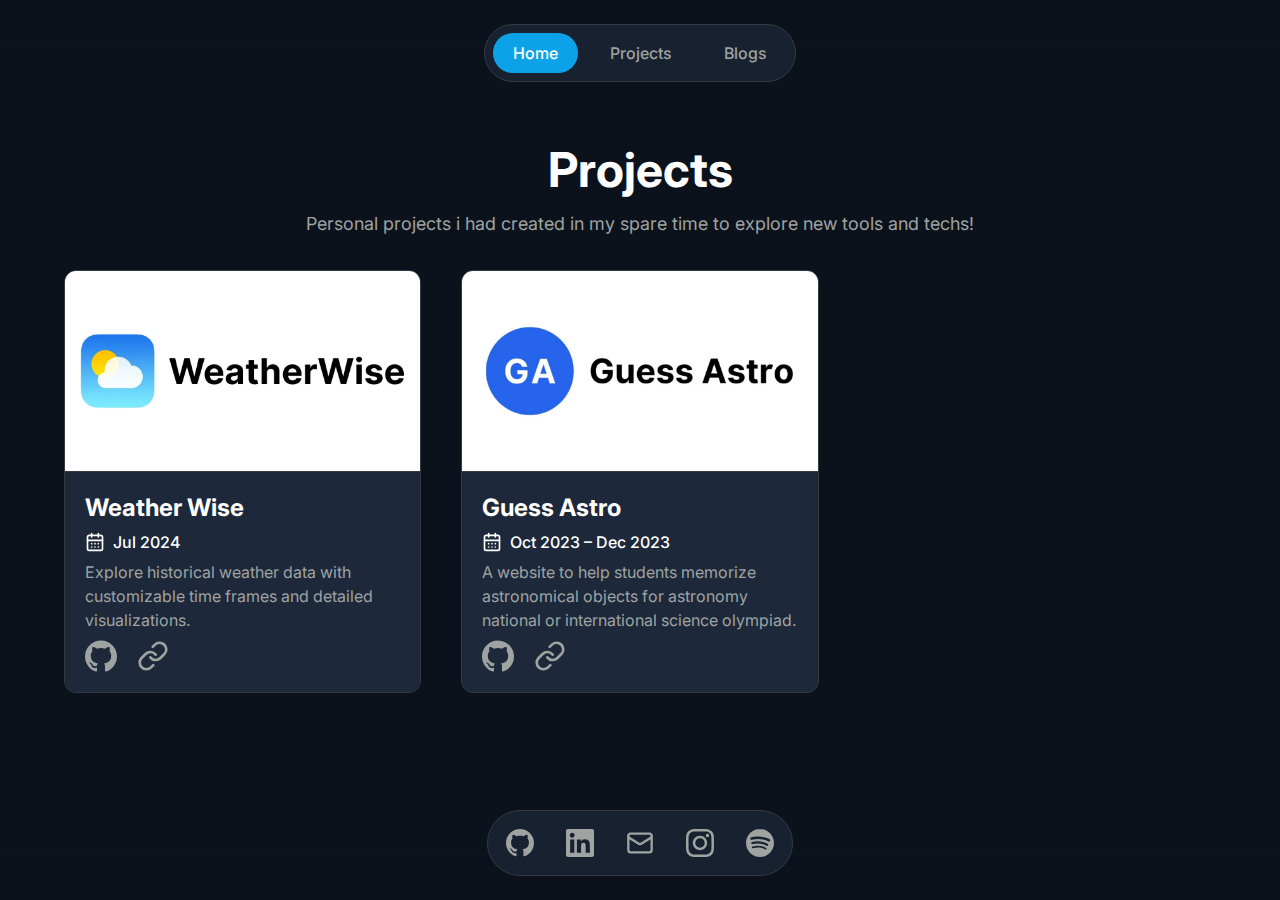
<file: projects/index.html>
<!DOCTYPE html>
<html lang="en">
  <head>
    <!-- Viewport -->
    <meta charset="utf-8" />
    <meta name="viewport" content="width=device-width,initial-scale=1" />
    <meta name="color-scheme" content="dark" />
    <meta name="theme-color" content="black" />

    <!-- SEO -->
    <title>Projects | Dewantoro Triatmojo</title>
    <meta
      name="description"
      content="Personal projects i had created in my spare time to explore new tools and techs!"
    />
    <meta name="application-name" content="Dewantoro Triatmojo" />
    <link rel="author" href="https://vanilla-dewodt.netlify.app/" />
    <meta name="author" content="Dewantoro Triatmojo" />
    <meta
      name="keywords"
      content="Dewantoro Triatmojo, Dewo, dewodt, Portfolio"
    />
    <meta name="creator" content="Dewantoro Triatmojo" />
    <meta name="category" content="personalization" />

    <!-- Icon -->
    <link
      rel="icon"
      type="image/x-icon"
      href="/public/favicon.ico"
      sizes="48x48"
    />
    <link
      rel="apple-touch-icon"
      sizes="180x180"
      href="/public/apple-touch-icon.png"
    />
    <link rel="manifest" href="/public/manifest.webmanifest" />

    <!-- Opengraph -->
    <meta property="og:title" content="Projects | Dewantoro Triatmojo" />
    <meta
      property="og:description"
      content="Personal projects i had created in my spare time to explore new tools and techs!"
    />
    <meta property="og:url" content="https://vanilla-dewodt.netlify.app/" />
    <meta property="og:site_name" content="Dewantoro Triatmojo" />
    <meta property="og:locale" content="en_US" />
    <meta property="og:image" content="/public/link-preview.jpg" />
    <meta property="og:image:alt" content="dewodt icon" />
    <meta property="og:image:width" content="1200" />
    <meta property="og:image:height" content="630" />
    <meta property="og:type" content="website" />

    <!-- Twitter -->
    <meta name="twitter:card" content="summary_large_image" />
    <meta name="twitter:creator" content="@dewodt" />
    <meta name="twitter:creator:id" content="1126695039633989634" />
    <meta name="twitter:title" content="Projects | Dewantoro Triatmojo" />
    <meta
      name="twitter:description"
      content="Personal projects I had created in my spare time to explore new tools and techs!"
    />
    <meta name="twitter:image" content="/public/link-preview.jpg" />
    <meta name="twitter:image:alt" content="dewodt icon" />

    <!-- Styles -->
    <link rel="stylesheet" href="/styles/global.css" />
    <link rel="stylesheet" href="/styles/list-page.css" />

    <!-- Font -->
    <link rel="preconnect" href="https://fonts.googleapis.com" />
    <link rel="preconnect" href="https://fonts.gstatic.com" crossorigin />
    <link
      rel="stylesheet"
      href="https://fonts.googleapis.com/css2?family=Inter:wght@400..700&display=swap"
      media="print"
      onload="this.media='all'"
    />
    <noscript>
      <link
        rel="stylesheet"
        href="https://fonts.googleapis.com/css2?family=Inter:wght@400..700&display=swap"
      />
    </noscript>
  </head>

  <body>
    <!-- Navbar -->
    <div class="fade-blur fade-blur--top"></div>
    <header class="navbar">
      <nav>
        <ul class="navbar__list">
          <li class="navbar__item">
            <a href="/" class="navbar__link navbar__link--home">Home</a>
          </li>
          <li class="navbar__item">
            <a
              href="/projects/#projects"
              id="projects"
              class="navbar__link navbar__link--other"
            >
              Projects
            </a>
          </li>
          <li class="navbar__item">
            <a
              href="/blogs/#blogs"
              id="blogs"
              class="navbar__link navbar__link--other"
              >Blogs</a
            >
          </li>
        </ul>
      </nav>
    </header>

    <!-- Main Content -->
    <main class="main">
      <section class="section">
        <div class="section__header">
          <h1 class="section__title">Projects</h1>
          <p class="section__description">
            Personal projects i had created in my spare time to explore new
            tools and techs!
          </p>
        </div>
        <ul class="section__list">
          <li>
            <article class="card">
              <a
                href="/projects/weather-wise/#projects"
                aria-label="Link to project Weather Wise"
                class="card__anchor"
              ></a>

              <img
                src="/public/projects/weather-wise/weather-wise.webp"
                class="card__image"
                alt="Weather Wise Logo"
                loading="eager"
              />

              <div class="card__content">
                <div class="card__content--text">
                  <h2 class="card__title">Weather Wise</h2>

                  <div class="card__meta">
                    <svg
                      xmlns="http://www.w3.org/2000/svg"
                      width="24"
                      height="24"
                      viewBox="0 0 24 24"
                      fill="none"
                      stroke="currentColor"
                      stroke-width="2"
                      stroke-linecap="round"
                      stroke-linejoin="round"
                      class="lucide lucide-calendar-days card__icon"
                    >
                      <path d="M8 2v4"></path>
                      <path d="M16 2v4"></path>
                      <rect width="18" height="18" x="3" y="4" rx="2"></rect>
                      <path d="M3 10h18"></path>
                      <path d="M8 14h.01"></path>
                      <path d="M12 14h.01"></path>
                      <path d="M16 14h.01"></path>
                      <path d="M8 18h.01"></path>
                      <path d="M12 18h.01"></path>
                      <path d="M16 18h.01"></path>
                    </svg>

                    <time class="card__date" datetime="2024-07-21">
                      Jul 2024
                    </time>
                  </div>

                  <p class="card__description">
                    Explore historical weather data with customizable time
                    frames and detailed visualizations.
                  </p>
                </div>

                <ul class="card__links-list">
                  <li class="card__links-item">
                    <a
                      href="https://github.com/dewodt/Seleksi-2024-Tugas-1"
                      aria-label="Repository"
                      target="_blank"
                      class="card__link"
                    >
                      <svg
                        viewBox="0 0 256 250"
                        width="28"
                        height="27.34"
                        fill="currentColor"
                        xmlns="http://www.w3.org/2000/svg"
                        preserveAspectRatio="xMidYMid"
                        class="card__link-icon card__link-icon--fill"
                      >
                        <path
                          d="M128.001 0C57.317 0 0 57.307 0 128.001c0 56.554 36.676 104.535 87.535 121.46 6.397 1.185 8.746-2.777 8.746-6.158 0-3.052-.12-13.135-.174-23.83-35.61 7.742-43.124-15.103-43.124-15.103-5.823-14.795-14.213-18.73-14.213-18.73-11.613-7.944.876-7.78.876-7.78 12.853.902 19.621 13.19 19.621 13.19 11.417 19.568 29.945 13.911 37.249 10.64 1.149-8.272 4.466-13.92 8.127-17.116-28.431-3.236-58.318-14.212-58.318-63.258 0-13.975 5-25.394 13.188-34.358-1.329-3.224-5.71-16.242 1.24-33.874 0 0 10.749-3.44 35.21 13.121 10.21-2.836 21.16-4.258 32.038-4.307 10.878.049 21.837 1.47 32.066 4.307 24.431-16.56 35.165-13.12 35.165-13.12 6.967 17.63 2.584 30.65 1.255 33.873 8.207 8.964 13.173 20.383 13.173 34.358 0 49.163-29.944 59.988-58.447 63.157 4.591 3.972 8.682 11.762 8.682 23.704 0 17.126-.148 30.91-.148 35.126 0 3.407 2.304 7.398 8.792 6.14C219.37 232.5 256 184.537 256 128.002 256 57.307 198.691 0 128.001 0Zm-80.06 182.34c-.282.636-1.283.827-2.194.39-.929-.417-1.45-1.284-1.15-1.922.276-.655 1.279-.838 2.205-.399.93.418 1.46 1.293 1.139 1.931Zm6.296 5.618c-.61.566-1.804.303-2.614-.591-.837-.892-.994-2.086-.375-2.66.63-.566 1.787-.301 2.626.591.838.903 1 2.088.363 2.66Zm4.32 7.188c-.785.545-2.067.034-2.86-1.104-.784-1.138-.784-2.503.017-3.05.795-.547 2.058-.055 2.861 1.075.782 1.157.782 2.522-.019 3.08Zm7.304 8.325c-.701.774-2.196.566-3.29-.49-1.119-1.032-1.43-2.496-.726-3.27.71-.776 2.213-.558 3.315.49 1.11 1.03 1.45 2.505.701 3.27Zm9.442 2.81c-.31 1.003-1.75 1.459-3.199 1.033-1.448-.439-2.395-1.613-2.103-2.626.301-1.01 1.747-1.484 3.207-1.028 1.446.436 2.396 1.602 2.095 2.622Zm10.744 1.193c.036 1.055-1.193 1.93-2.715 1.95-1.53.034-2.769-.82-2.786-1.86 0-1.065 1.202-1.932 2.733-1.958 1.522-.03 2.768.818 2.768 1.868Zm10.555-.405c.182 1.03-.875 2.088-2.387 2.37-1.485.271-2.861-.365-3.05-1.386-.184-1.056.893-2.114 2.376-2.387 1.514-.263 2.868.356 3.061 1.403Z"
                        ></path>
                      </svg>
                    </a>
                  </li>

                  <li class="card__links-item">
                    <a
                      href="https://weather.dewodt.com/"
                      aria-label="Deployment"
                      target="_blank"
                      class="card__link"
                    >
                      <svg
                        xmlns="http://www.w3.org/2000/svg"
                        width="24"
                        height="24"
                        viewBox="0 0 24 24"
                        fill="none"
                        stroke="currentColor"
                        stroke-width="2"
                        stroke-linecap="round"
                        stroke-linejoin="round"
                        class="card__link-icon card__link-icon--stroke"
                      >
                        <path
                          d="M10 13a5 5 0 0 0 7.54.54l3-3a5 5 0 0 0-7.07-7.07l-1.72 1.71"
                        ></path>
                        <path
                          d="M14 11a5 5 0 0 0-7.54-.54l-3 3a5 5 0 0 0 7.07 7.07l1.71-1.71"
                        ></path>
                      </svg>
                    </a>
                  </li>
                </ul>
              </div>
            </article>
          </li>

          <li>
            <article class="card">
              <a
                href="/projects/guess-astro/#projects"
                aria-label="Link to project Guess Astro"
                class="card__anchor"
              ></a>

              <img
                src="/public/projects/guess-astro/guess-astro.webp"
                class="card__image"
                alt="Guess Astro Logo"
              />

              <div class="card__content">
                <div class="card__content--text">
                  <h2 class="card__title">Guess Astro</h2>

                  <div class="card__meta">
                    <svg
                      xmlns="http://www.w3.org/2000/svg"
                      width="24"
                      height="24"
                      viewBox="0 0 24 24"
                      fill="none"
                      stroke="currentColor"
                      stroke-width="2"
                      stroke-linecap="round"
                      stroke-linejoin="round"
                      class="lucide lucide-calendar-days card__icon"
                    >
                      <path d="M8 2v4"></path>
                      <path d="M16 2v4"></path>
                      <rect width="18" height="18" x="3" y="4" rx="2"></rect>
                      <path d="M3 10h18"></path>
                      <path d="M8 14h.01"></path>
                      <path d="M12 14h.01"></path>
                      <path d="M16 14h.01"></path>
                      <path d="M8 18h.01"></path>
                      <path d="M12 18h.01"></path>
                      <path d="M16 18h.01"></path>
                    </svg>

                    <span class="card__date">
                      <time class="card__date" datetime="2023-10-21">
                        Oct 2023
                      </time>
                      –
                      <time class="card__date" datetime="2023-12-21">
                        Dec 2023
                      </time>
                    </span>
                  </div>

                  <p class="card__description">
                    A website to help students memorize astronomical objects for
                    astronomy national or international science olympiad.
                  </p>
                </div>

                <ul class="card__links-list">
                  <li class="card__links-item">
                    <a
                      href="https://github.com/dewodt/guess-astro"
                      aria-label="Repository"
                      target="_blank"
                      class="card__link"
                    >
                      <svg
                        viewBox="0 0 256 250"
                        width="28"
                        height="27.34"
                        fill="currentColor"
                        xmlns="http://www.w3.org/2000/svg"
                        preserveAspectRatio="xMidYMid"
                        class="card__link-icon card__link-icon--fill"
                      >
                        <path
                          d="M128.001 0C57.317 0 0 57.307 0 128.001c0 56.554 36.676 104.535 87.535 121.46 6.397 1.185 8.746-2.777 8.746-6.158 0-3.052-.12-13.135-.174-23.83-35.61 7.742-43.124-15.103-43.124-15.103-5.823-14.795-14.213-18.73-14.213-18.73-11.613-7.944.876-7.78.876-7.78 12.853.902 19.621 13.19 19.621 13.19 11.417 19.568 29.945 13.911 37.249 10.64 1.149-8.272 4.466-13.92 8.127-17.116-28.431-3.236-58.318-14.212-58.318-63.258 0-13.975 5-25.394 13.188-34.358-1.329-3.224-5.71-16.242 1.24-33.874 0 0 10.749-3.44 35.21 13.121 10.21-2.836 21.16-4.258 32.038-4.307 10.878.049 21.837 1.47 32.066 4.307 24.431-16.56 35.165-13.12 35.165-13.12 6.967 17.63 2.584 30.65 1.255 33.873 8.207 8.964 13.173 20.383 13.173 34.358 0 49.163-29.944 59.988-58.447 63.157 4.591 3.972 8.682 11.762 8.682 23.704 0 17.126-.148 30.91-.148 35.126 0 3.407 2.304 7.398 8.792 6.14C219.37 232.5 256 184.537 256 128.002 256 57.307 198.691 0 128.001 0Zm-80.06 182.34c-.282.636-1.283.827-2.194.39-.929-.417-1.45-1.284-1.15-1.922.276-.655 1.279-.838 2.205-.399.93.418 1.46 1.293 1.139 1.931Zm6.296 5.618c-.61.566-1.804.303-2.614-.591-.837-.892-.994-2.086-.375-2.66.63-.566 1.787-.301 2.626.591.838.903 1 2.088.363 2.66Zm4.32 7.188c-.785.545-2.067.034-2.86-1.104-.784-1.138-.784-2.503.017-3.05.795-.547 2.058-.055 2.861 1.075.782 1.157.782 2.522-.019 3.08Zm7.304 8.325c-.701.774-2.196.566-3.29-.49-1.119-1.032-1.43-2.496-.726-3.27.71-.776 2.213-.558 3.315.49 1.11 1.03 1.45 2.505.701 3.27Zm9.442 2.81c-.31 1.003-1.75 1.459-3.199 1.033-1.448-.439-2.395-1.613-2.103-2.626.301-1.01 1.747-1.484 3.207-1.028 1.446.436 2.396 1.602 2.095 2.622Zm10.744 1.193c.036 1.055-1.193 1.93-2.715 1.95-1.53.034-2.769-.82-2.786-1.86 0-1.065 1.202-1.932 2.733-1.958 1.522-.03 2.768.818 2.768 1.868Zm10.555-.405c.182 1.03-.875 2.088-2.387 2.37-1.485.271-2.861-.365-3.05-1.386-.184-1.056.893-2.114 2.376-2.387 1.514-.263 2.868.356 3.061 1.403Z"
                        ></path>
                      </svg>
                    </a>
                  </li>

                  <li class="card__links-item">
                    <a
                      href="https://astro.dewodt.com/"
                      aria-label="Deployment"
                      target="_blank"
                      class="card__link"
                    >
                      <svg
                        xmlns="http://www.w3.org/2000/svg"
                        width="24"
                        height="24"
                        viewBox="0 0 24 24"
                        fill="none"
                        stroke="currentColor"
                        stroke-width="2"
                        stroke-linecap="round"
                        stroke-linejoin="round"
                        class="card__link-icon card__link-icon--stroke"
                      >
                        <path
                          d="M10 13a5 5 0 0 0 7.54.54l3-3a5 5 0 0 0-7.07-7.07l-1.72 1.71"
                        ></path>
                        <path
                          d="M14 11a5 5 0 0 0-7.54-.54l-3 3a5 5 0 0 0 7.07 7.07l1.71-1.71"
                        ></path>
                      </svg>
                    </a>
                  </li>
                </ul>
              </div>
            </article>
          </li>
        </ul>
      </section>
    </main>

    <!-- Socialbar -->
    <div class="fade-blur fade-blur--bottom"></div>
    <div class="social-bar--shift"></div>
    <ul class="social-bar">
      <!-- GitHub -->
      <li>
        <a
          href="https://github.com/dewodt"
          class="social-bar__link"
          aria-label="GitHub"
        >
          <svg
            viewBox="0 0 256 250"
            width="28"
            height="27.34"
            fill="currentColor"
            xmlns="http://www.w3.org/2000/svg"
            preserveAspectRatio="xMidYMid"
            class="social-bar__icon social-bar__icon--fill"
          >
            <path
              d="M128.001 0C57.317 0 0 57.307 0 128.001c0 56.554 36.676 104.535 87.535 121.46 6.397 1.185 8.746-2.777 8.746-6.158 0-3.052-.12-13.135-.174-23.83-35.61 7.742-43.124-15.103-43.124-15.103-5.823-14.795-14.213-18.73-14.213-18.73-11.613-7.944.876-7.78.876-7.78 12.853.902 19.621 13.19 19.621 13.19 11.417 19.568 29.945 13.911 37.249 10.64 1.149-8.272 4.466-13.92 8.127-17.116-28.431-3.236-58.318-14.212-58.318-63.258 0-13.975 5-25.394 13.188-34.358-1.329-3.224-5.71-16.242 1.24-33.874 0 0 10.749-3.44 35.21 13.121 10.21-2.836 21.16-4.258 32.038-4.307 10.878.049 21.837 1.47 32.066 4.307 24.431-16.56 35.165-13.12 35.165-13.12 6.967 17.63 2.584 30.65 1.255 33.873 8.207 8.964 13.173 20.383 13.173 34.358 0 49.163-29.944 59.988-58.447 63.157 4.591 3.972 8.682 11.762 8.682 23.704 0 17.126-.148 30.91-.148 35.126 0 3.407 2.304 7.398 8.792 6.14C219.37 232.5 256 184.537 256 128.002 256 57.307 198.691 0 128.001 0Zm-80.06 182.34c-.282.636-1.283.827-2.194.39-.929-.417-1.45-1.284-1.15-1.922.276-.655 1.279-.838 2.205-.399.93.418 1.46 1.293 1.139 1.931Zm6.296 5.618c-.61.566-1.804.303-2.614-.591-.837-.892-.994-2.086-.375-2.66.63-.566 1.787-.301 2.626.591.838.903 1 2.088.363 2.66Zm4.32 7.188c-.785.545-2.067.034-2.86-1.104-.784-1.138-.784-2.503.017-3.05.795-.547 2.058-.055 2.861 1.075.782 1.157.782 2.522-.019 3.08Zm7.304 8.325c-.701.774-2.196.566-3.29-.49-1.119-1.032-1.43-2.496-.726-3.27.71-.776 2.213-.558 3.315.49 1.11 1.03 1.45 2.505.701 3.27Zm9.442 2.81c-.31 1.003-1.75 1.459-3.199 1.033-1.448-.439-2.395-1.613-2.103-2.626.301-1.01 1.747-1.484 3.207-1.028 1.446.436 2.396 1.602 2.095 2.622Zm10.744 1.193c.036 1.055-1.193 1.93-2.715 1.95-1.53.034-2.769-.82-2.786-1.86 0-1.065 1.202-1.932 2.733-1.958 1.522-.03 2.768.818 2.768 1.868Zm10.555-.405c.182 1.03-.875 2.088-2.387 2.37-1.485.271-2.861-.365-3.05-1.386-.184-1.056.893-2.114 2.376-2.387 1.514-.263 2.868.356 3.061 1.403Z"
            ></path>
          </svg>
        </a>
      </li>
      <!-- LinkedIn -->
      <li>
        <a
          href="https://www.linkedin.com/in/dewantoro-triatmojo/"
          class="social-bar__link"
          aria-label="LinkedIn"
        >
          <svg
            width="28"
            height="28"
            xmlns="http://www.w3.org/2000/svg"
            preserveAspectRatio="xMidYMid"
            viewBox="0 0 256 256"
            class="social-bar__icon social-bar__icon--fill"
          >
            <path
              d="M218.123 218.127h-37.931v-59.403c0-14.165-.253-32.4-19.728-32.4-19.756 0-22.779 15.434-22.779 31.369v60.43h-37.93V95.967h36.413v16.694h.51a39.907 39.907 0 0 1 35.928-19.733c38.445 0 45.533 25.288 45.533 58.186l-.016 67.013ZM56.955 79.27c-12.157.002-22.014-9.852-22.016-22.009-.002-12.157 9.851-22.014 22.008-22.016 12.157-.003 22.014 9.851 22.016 22.008A22.013 22.013 0 0 1 56.955 79.27m18.966 138.858H37.95V95.967h37.97v122.16ZM237.033.018H18.89C8.58-.098.125 8.161-.001 18.471v219.053c.122 10.315 8.576 18.582 18.89 18.474h218.144c10.336.128 18.823-8.139 18.966-18.474V18.454c-.147-10.33-8.635-18.588-18.966-18.453"
            ></path>
          </svg>
        </a>
      </li>
      <!-- Email -->
      <li>
        <a
          href="mailto:dewantorotriatmojo@gmail.com"
          class="social-bar__link"
          aria-label="Email"
        >
          <svg
            xmlns="http://www.w3.org/2000/svg"
            width="24"
            height="24"
            viewBox="0 0 24 24"
            fill="none"
            stroke="currentColor"
            stroke-width="2"
            stroke-linecap="round"
            stroke-linejoin="round"
            class="social-bar__icon social-bar__icon--stroke"
          >
            <rect width="20" height="16" x="2" y="4" rx="2"></rect>
            <path d="m22 7-8.97 5.7a1.94 1.94 0 0 1-2.06 0L2 7"></path>
          </svg>
        </a>
      </li>
      <!-- Instagram -->
      <li>
        <a
          href="https://www.instagram.com/dewo.tm/"
          class="social-bar__link"
          aria-label="Instagram"
        >
          <svg
            xmlns="http://www.w3.org/2000/svg"
            width="28"
            height="28"
            preserveAspectRatio="xMidYMid"
            viewBox="0 0 256 256"
            class="social-bar__icon social-bar__icon--fill"
          >
            <path
              d="M128 23.064c34.177 0 38.225.13 51.722.745 12.48.57 19.258 2.655 23.769 4.408 5.974 2.322 10.238 5.096 14.717 9.575 4.48 4.479 7.253 8.743 9.575 14.717 1.753 4.511 3.838 11.289 4.408 23.768.615 13.498.745 17.546.745 51.723 0 34.178-.13 38.226-.745 51.723-.57 12.48-2.655 19.257-4.408 23.768-2.322 5.974-5.096 10.239-9.575 14.718-4.479 4.479-8.743 7.253-14.717 9.574-4.511 1.753-11.289 3.839-23.769 4.408-13.495.616-17.543.746-51.722.746-34.18 0-38.228-.13-51.723-.746-12.48-.57-19.257-2.655-23.768-4.408-5.974-2.321-10.239-5.095-14.718-9.574-4.479-4.48-7.253-8.744-9.574-14.718-1.753-4.51-3.839-11.288-4.408-23.768-.616-13.497-.746-17.545-.746-51.723 0-34.177.13-38.225.746-51.722.57-12.48 2.655-19.258 4.408-23.769 2.321-5.974 5.095-10.238 9.574-14.717 4.48-4.48 8.744-7.253 14.718-9.575 4.51-1.753 11.288-3.838 23.768-4.408 13.497-.615 17.545-.745 51.723-.745M128 0C93.237 0 88.878.147 75.226.77c-13.625.622-22.93 2.786-31.071 5.95-8.418 3.271-15.556 7.648-22.672 14.764C14.367 28.6 9.991 35.738 6.72 44.155 3.555 52.297 1.392 61.602.77 75.226.147 88.878 0 93.237 0 128c0 34.763.147 39.122.77 52.774.622 13.625 2.785 22.93 5.95 31.071 3.27 8.417 7.647 15.556 14.763 22.672 7.116 7.116 14.254 11.492 22.672 14.763 8.142 3.165 17.446 5.328 31.07 5.95 13.653.623 18.012.77 52.775.77s39.122-.147 52.774-.77c13.624-.622 22.929-2.785 31.07-5.95 8.418-3.27 15.556-7.647 22.672-14.763 7.116-7.116 11.493-14.254 14.764-22.672 3.164-8.142 5.328-17.446 5.95-31.07.623-13.653.77-18.012.77-52.775s-.147-39.122-.77-52.774c-.622-13.624-2.786-22.929-5.95-31.07-3.271-8.418-7.648-15.556-14.764-22.672C227.4 14.368 220.262 9.99 211.845 6.72c-8.142-3.164-17.447-5.328-31.071-5.95C167.122.147 162.763 0 128 0Zm0 62.27C91.698 62.27 62.27 91.7 62.27 128c0 36.302 29.428 65.73 65.73 65.73 36.301 0 65.73-29.428 65.73-65.73 0-36.301-29.429-65.73-65.73-65.73Zm0 108.397c-23.564 0-42.667-19.103-42.667-42.667S104.436 85.333 128 85.333s42.667 19.103 42.667 42.667-19.103 42.667-42.667 42.667Zm83.686-110.994c0 8.484-6.876 15.36-15.36 15.36-8.483 0-15.36-6.876-15.36-15.36 0-8.483 6.877-15.36 15.36-15.36 8.484 0 15.36 6.877 15.36 15.36Z"
            ></path>
          </svg>
        </a>
      </li>
      <!-- Spotify -->
      <li>
        <a
          href="https://open.spotify.com/user/0p89rcit1qulphp6uzgsi0tto"
          class="social-bar__link"
          aria-label="Spotify"
        >
          <svg
            viewBox="0 0 256 256"
            width="28"
            height="28"
            xmlns="http://www.w3.org/2000/svg"
            preserveAspectRatio="xMidYMid"
            class="social-bar__icon social-bar__icon--fill"
          >
            <path
              d="M128 0C57.308 0 0 57.309 0 128c0 70.696 57.309 128 128 128 70.697 0 128-57.304 128-128C256 57.314 198.697.007 127.998.007l.001-.006Zm58.699 184.614c-2.293 3.76-7.215 4.952-10.975 2.644-30.053-18.357-67.885-22.515-112.44-12.335a7.981 7.981 0 0 1-9.552-6.007 7.968 7.968 0 0 1 6-9.553c48.76-11.14 90.583-6.344 124.323 14.276 3.76 2.308 4.952 7.215 2.644 10.975Zm15.667-34.853c-2.89 4.695-9.034 6.178-13.726 3.289-34.406-21.148-86.853-27.273-127.548-14.92-5.278 1.594-10.852-1.38-12.454-6.649-1.59-5.278 1.386-10.842 6.655-12.446 46.485-14.106 104.275-7.273 143.787 17.007 4.692 2.89 6.175 9.034 3.286 13.72v-.001Zm1.345-36.293C162.457 88.964 94.394 86.71 55.007 98.666c-6.325 1.918-13.014-1.653-14.93-7.978-1.917-6.328 1.65-13.012 7.98-14.935C93.27 62.027 168.434 64.68 215.929 92.876c5.702 3.376 7.566 10.724 4.188 16.405-3.362 5.69-10.73 7.565-16.4 4.187h-.006Z"
            ></path>
          </svg>
        </a>
      </li>
    </ul>
  </body>
</html>
</file>
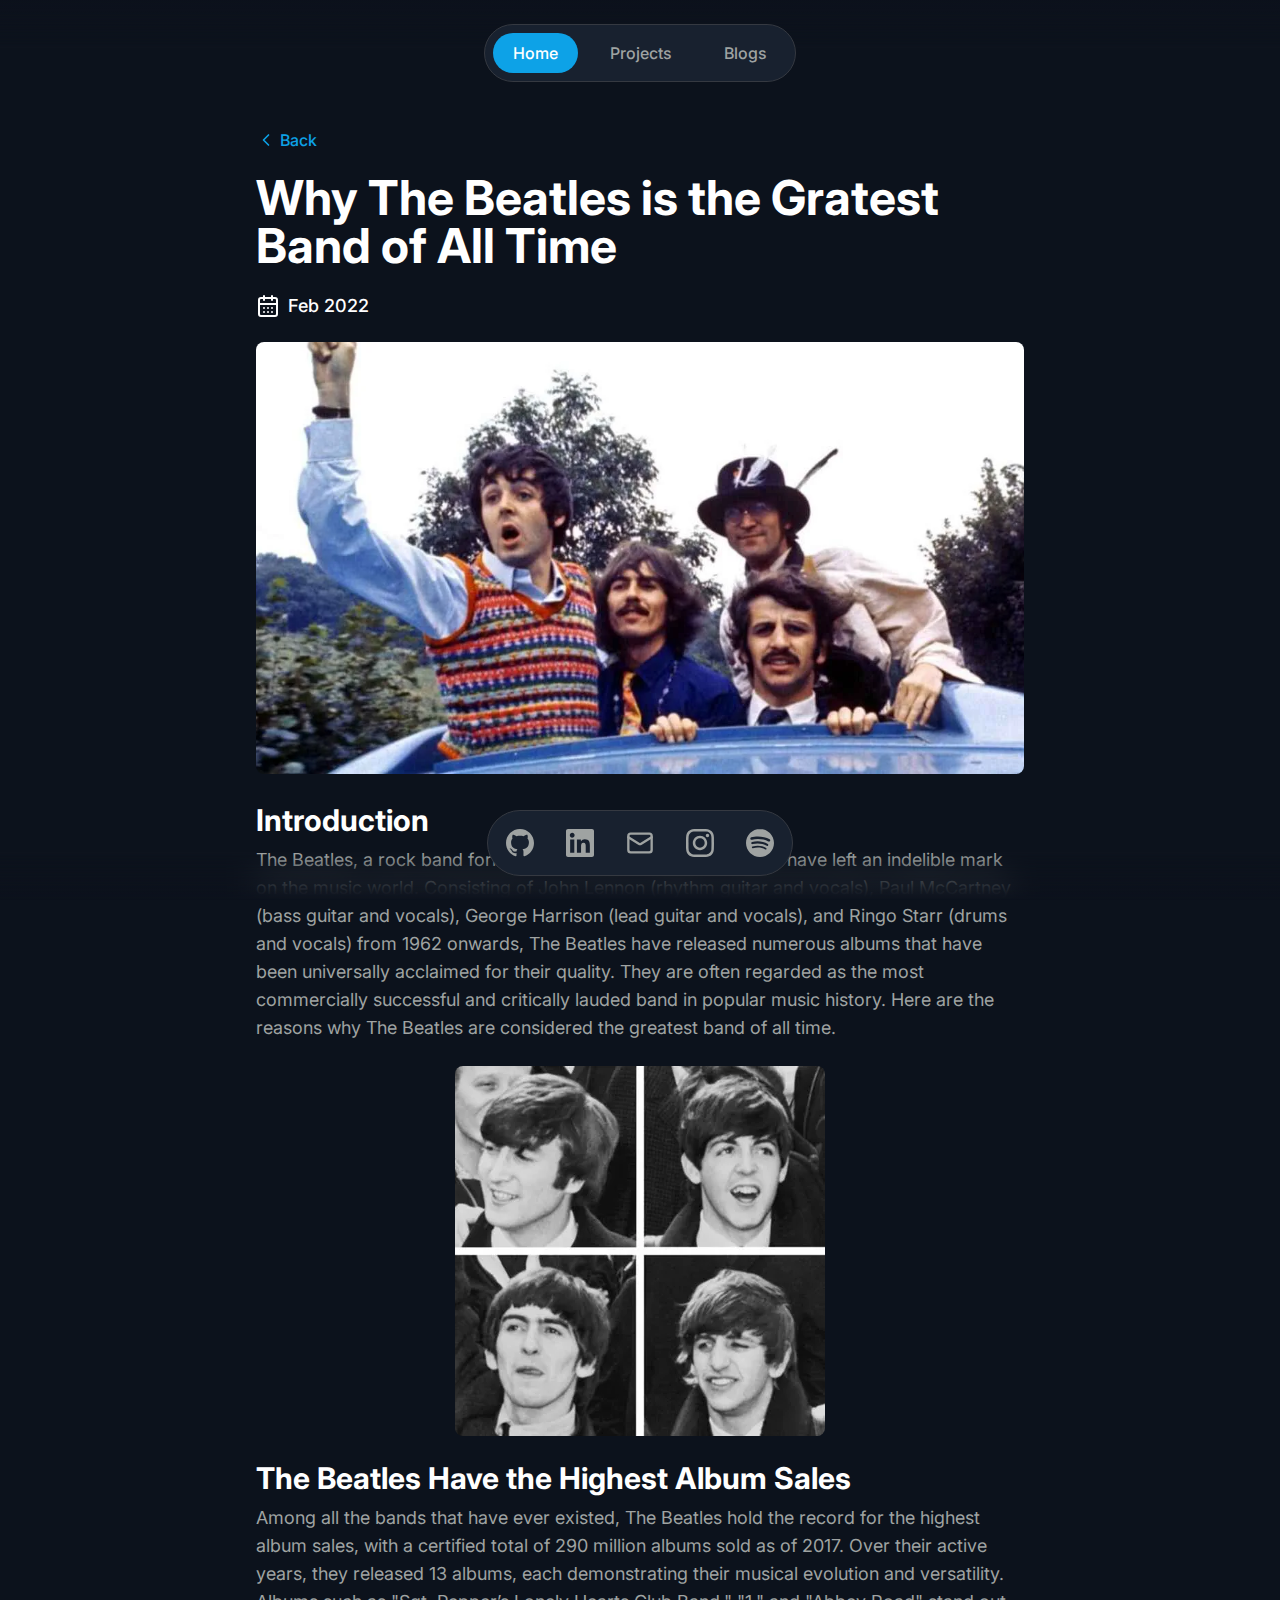
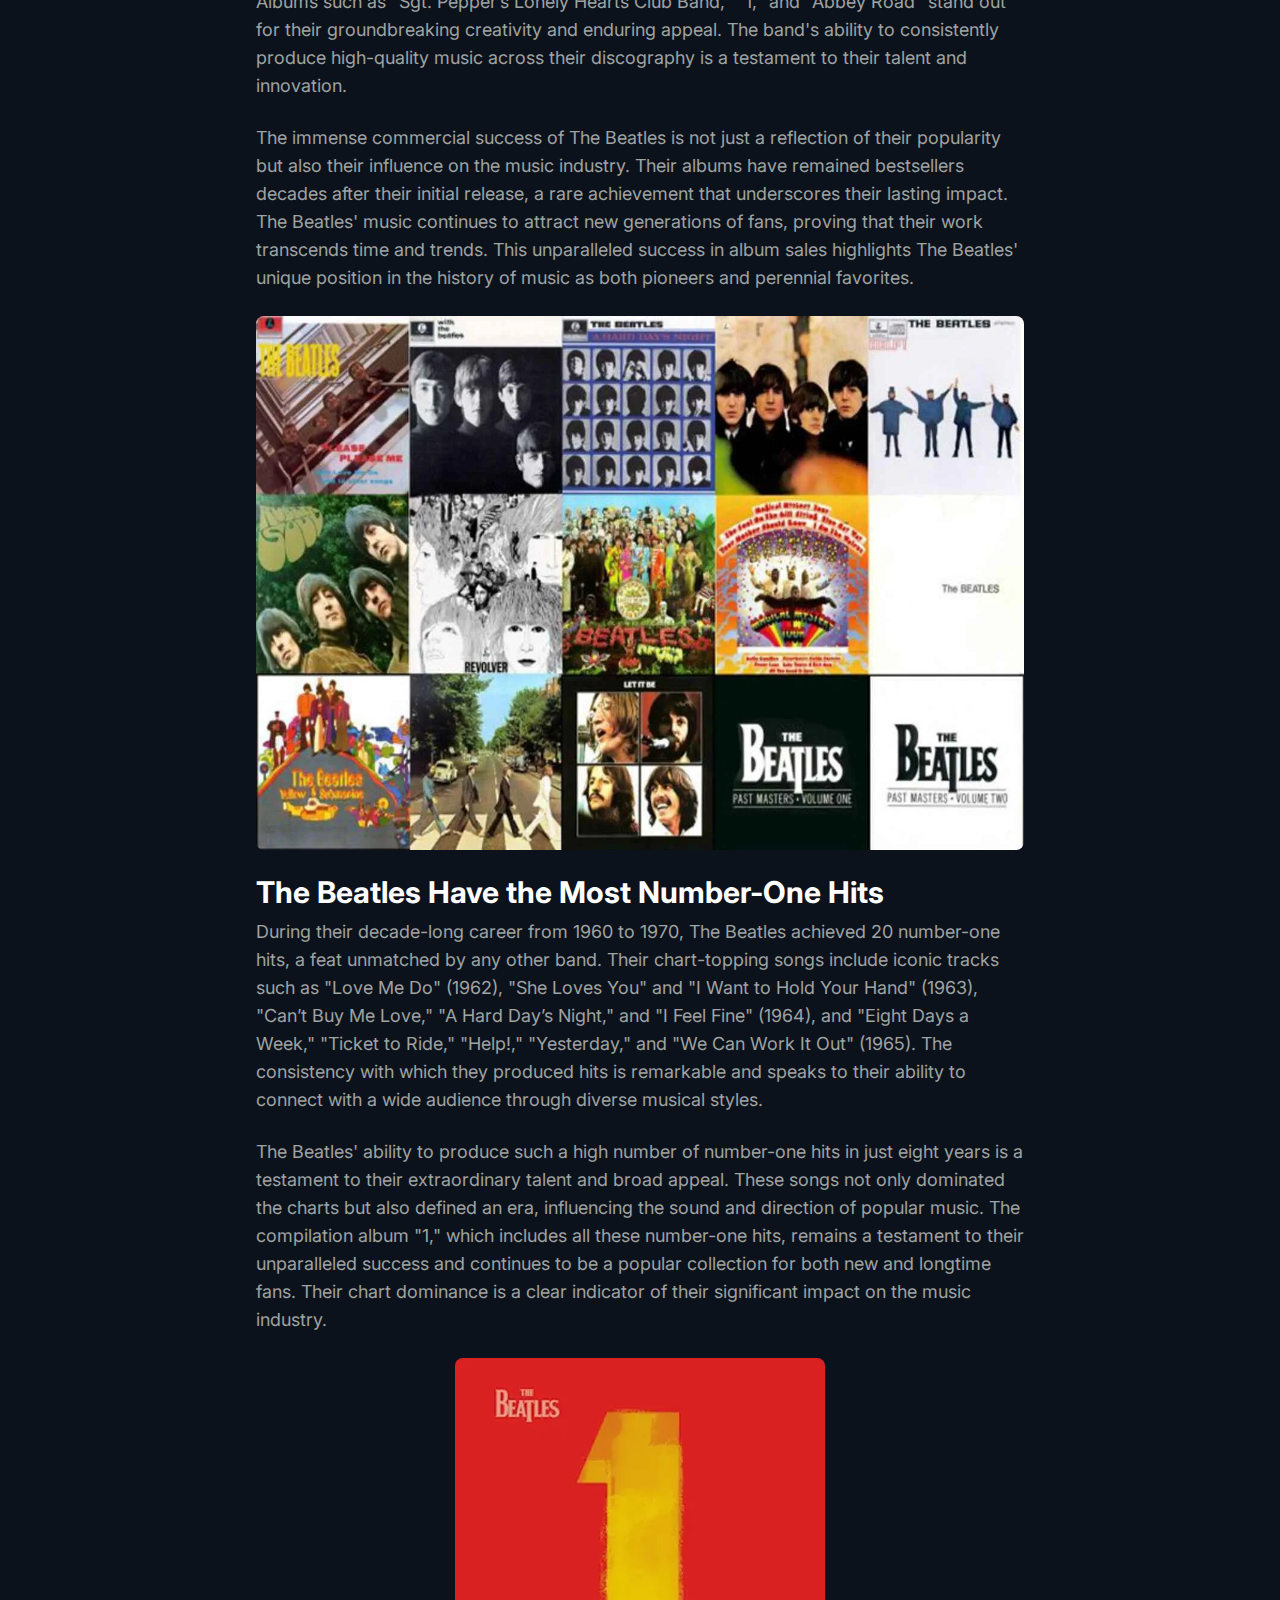
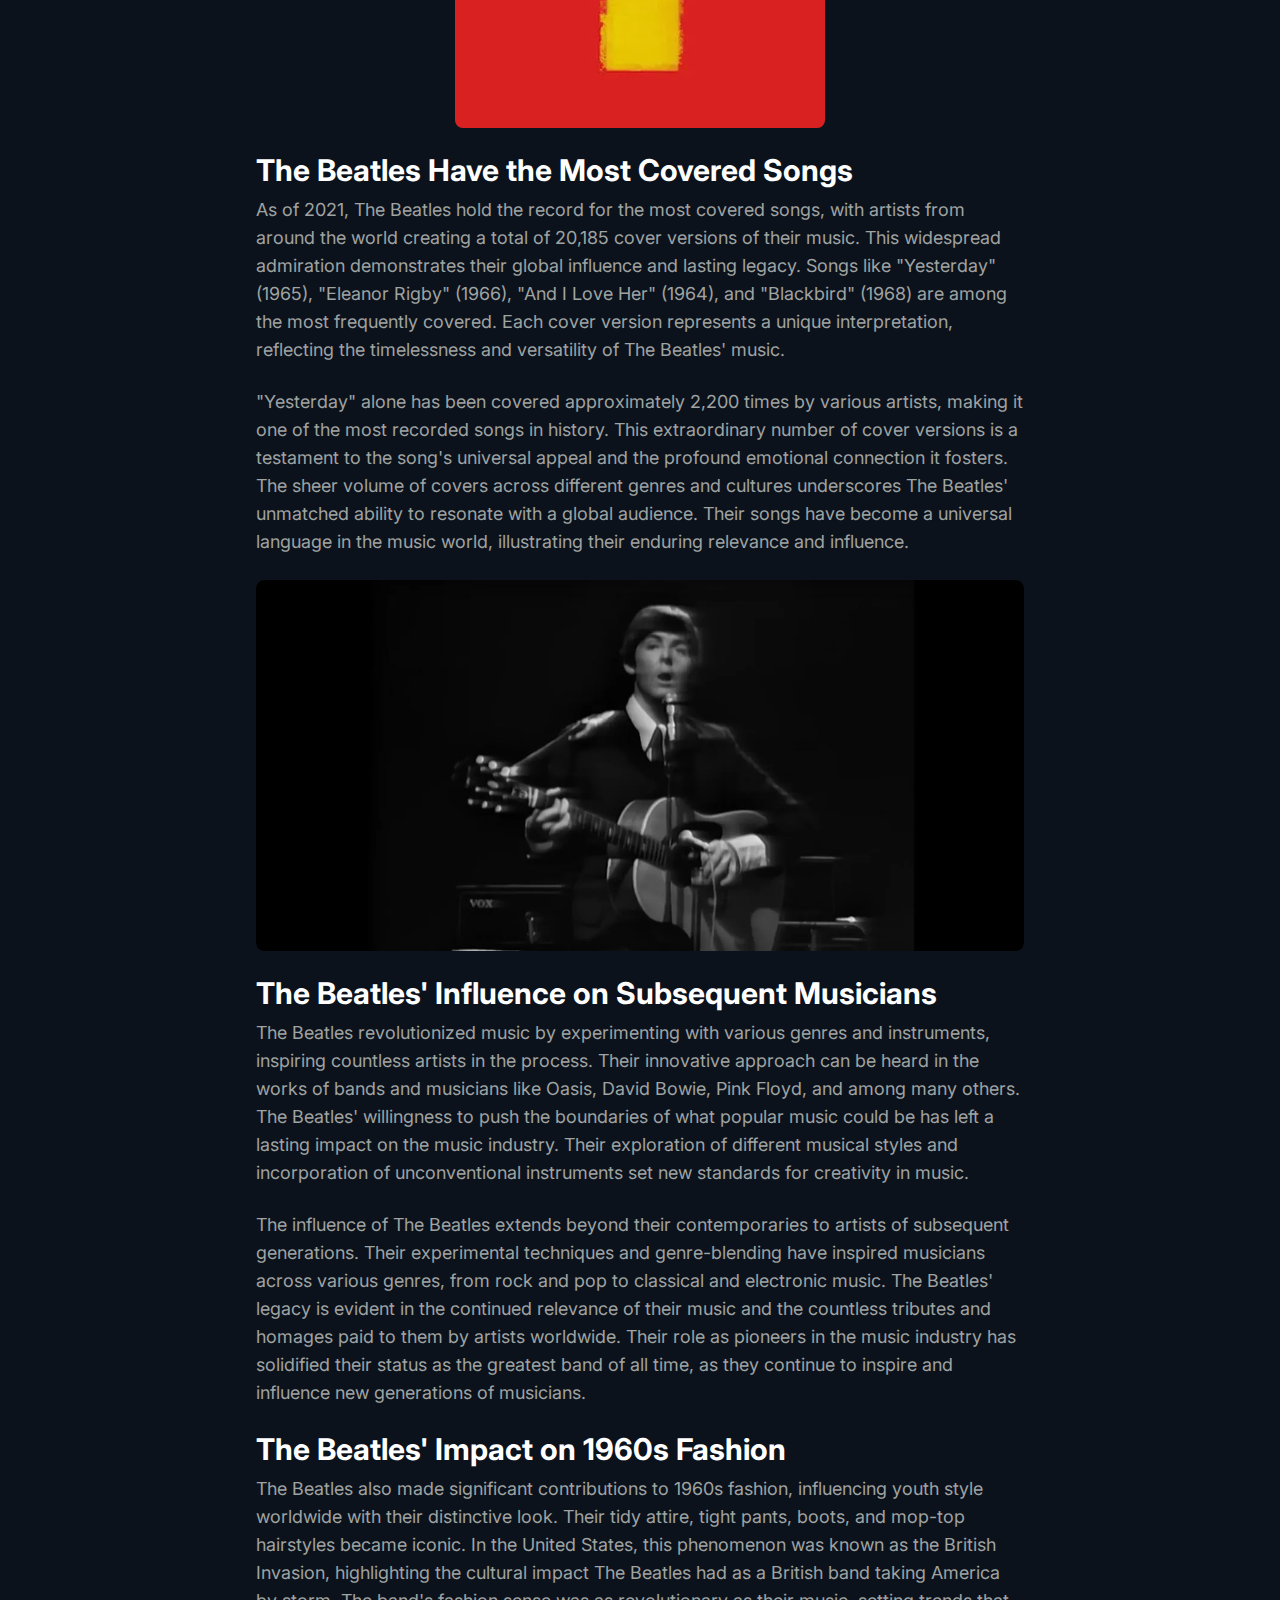
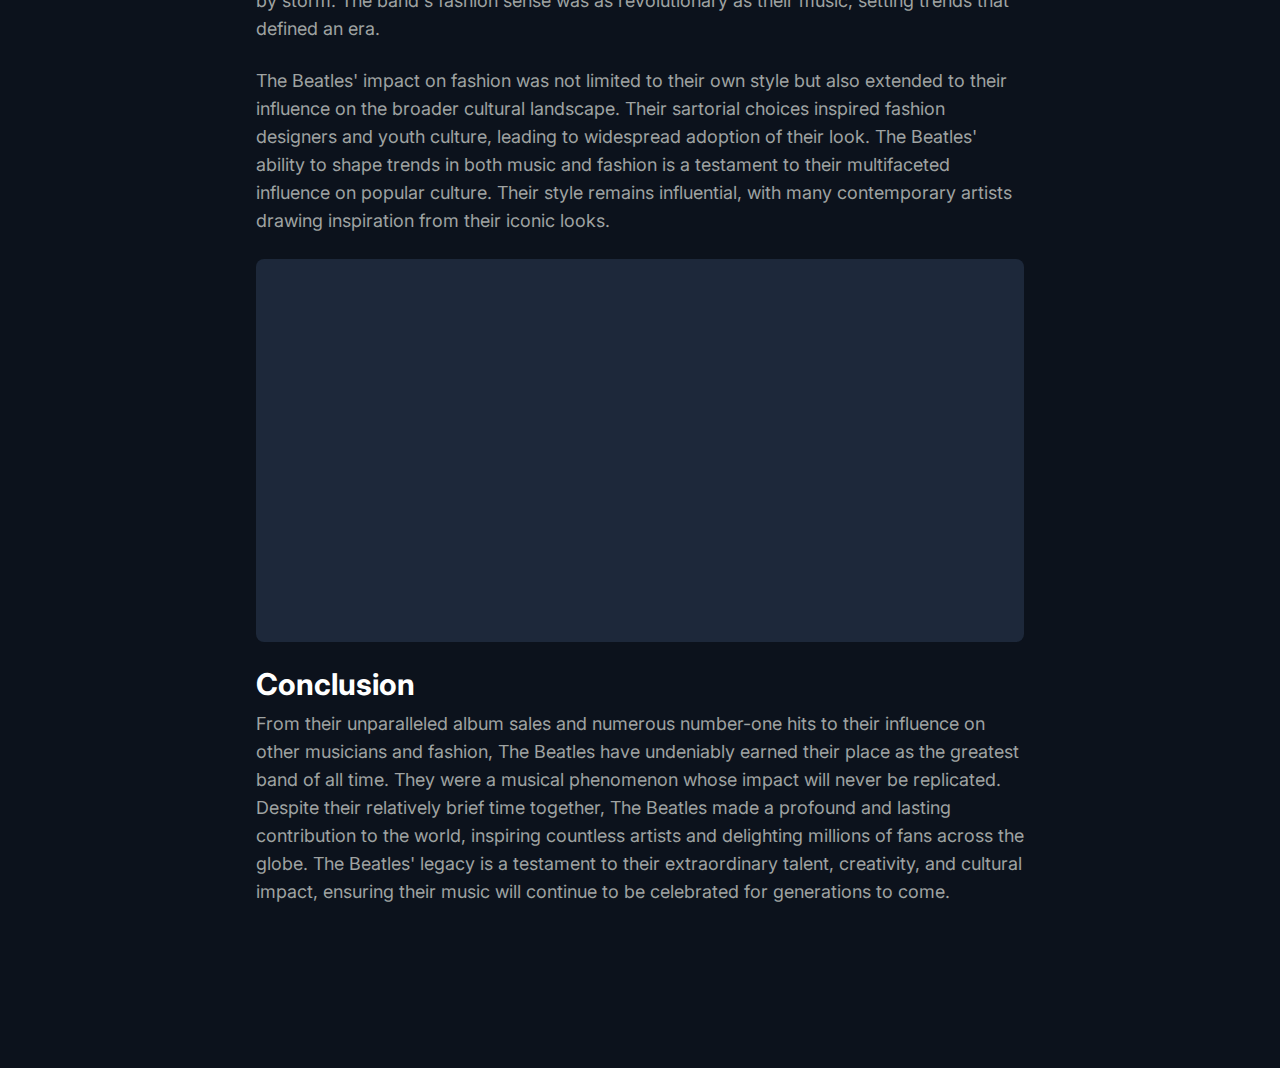
<file: blogs/the-beatles/index.html>
<!DOCTYPE html>
<html lang="en">
  <head>
    <!-- Viewport -->
    <meta charset="utf-8" />
    <meta name="viewport" content="width=device-width,initial-scale=1" />
    <meta name="color-scheme" content="dark" />
    <meta name="theme-color" content="black" />

    <!-- SEO -->
    <title>
      Why The Beatles is the Gratest Band of All Time | Dewantoro Triatmojo
    </title>
    <meta
      name="description"
      content="The Beatles is a rock band formed in Liverpool, England in 1960. Since 1962, this musical group consists of John Lennon, Paul McCartney, George Harrison, and Ringo Starr. The Beatles has released many albums whose quality is beyond doubt. The Beatles are often considered to be the most commercially successful and most acclaimed musical group in popular music."
    />
    <meta name="application-name" content="Dewantoro Triatmojo" />
    <link rel="author" href="https://vanilla-dewodt.netlify.app/" />
    <meta name="author" content="Dewantoro Triatmojo" />
    <meta
      name="keywords"
      content="Dewantoro Triatmojo, Dewo, dewodt, Portfolio"
    />
    <meta name="creator" content="Dewantoro Triatmojo" />
    <meta name="category" content="personalization" />

    <!-- Icon -->
    <link
      rel="icon"
      type="image/x-icon"
      href="/public/favicon.ico"
      sizes="48x48"
    />
    <link
      rel="apple-touch-icon"
      sizes="180x180"
      href="/public/apple-touch-icon.png"
    />
    <link rel="manifest" href="/public/manifest.webmanifest" />

    <!-- Opengraph -->
    <meta
      property="og:title"
      content="Why The Beatles is the Gratest Band of All Time | Dewantoro Triatmojo"
    />
    <meta
      property="og:description"
      content="The Beatles is a rock band formed in Liverpool, England in 1960. Since 1962, this musical group consists of John Lennon, Paul McCartney, George Harrison, and Ringo Starr. The Beatles has released many albums whose quality is beyond doubt. The Beatles are often considered to be the most commercially successful and most acclaimed musical group in popular music."
    />
    <meta property="og:url" content="https://vanilla-dewodt.netlify.app/" />
    <meta property="og:site_name" content="Dewantoro Triatmojo" />
    <meta property="og:locale" content="en_US" />
    <meta property="og:image" content="/public/link-preview.jpg" />
    <meta property="og:image:alt" content="dewodt icon" />
    <meta property="og:image:width" content="1200" />
    <meta property="og:image:height" content="630" />
    <meta property="og:type" content="website" />

    <!-- Twitter -->
    <meta name="twitter:card" content="summary_large_image" />
    <meta name="twitter:creator" content="@dewodt" />
    <meta name="twitter:creator:id" content="1126695039633989634" />
    <meta
      name="twitter:title"
      content="Why The Beatles is the Gratest Band of All Time | Dewantoro Triatmojo"
    />
    <meta
      name="twitter:description"
      content="The Beatles is a rock band formed in Liverpool, England in 1960. Since 1962, this musical group consists of John Lennon, Paul McCartney, George Harrison, and Ringo Starr. The Beatles has released many albums whose quality is beyond doubt. The Beatles are often considered to be the most commercially successful and most acclaimed musical group in popular music."
    />
    <meta name="twitter:image" content="/public/link-preview.jpg" />
    <meta name="twitter:image:alt" content="dewodt icon" />

    <!-- Styles -->
    <link rel="stylesheet" href="/styles/global.css" />
    <link rel="stylesheet" href="/styles/detail-page.css" />

    <!-- Font -->
    <link rel="preconnect" href="https://fonts.googleapis.com" />
    <link rel="preconnect" href="https://fonts.gstatic.com" crossorigin />
    <link
      rel="stylesheet"
      href="https://fonts.googleapis.com/css2?family=Inter:wght@400..700&display=swap"
      media="print"
      onload="this.media='all'"
    />
    <noscript>
      <link
        rel="stylesheet"
        href="https://fonts.googleapis.com/css2?family=Inter:wght@400..700&display=swap"
      />
    </noscript>
  </head>

  <body>
    <!-- Navbar -->
    <div class="fade-blur fade-blur--top"></div>
    <header class="navbar">
      <nav>
        <ul class="navbar__list">
          <li class="navbar__item">
            <a href="/" class="navbar__link navbar__link--home">Home</a>
          </li>
          <li class="navbar__item">
            <a
              href="/projects/#projects"
              id="projects"
              class="navbar__link navbar__link--other"
            >
              Projects
            </a>
          </li>
          <li class="navbar__item">
            <a
              href="/blogs/#blogs"
              id="blogs"
              class="navbar__link navbar__link--other"
              >Blogs</a
            >
          </li>
        </ul>
      </nav>
    </header>

    <!-- Main Content -->
    <main class="main">
      <div class="container">
        <a href="/blogs#blogs" class="back-link">
          <svg
            xmlns="http://www.w3.org/2000/svg"
            width="24"
            height="24"
            viewBox="0 0 24 24"
            fill="none"
            stroke="currentColor"
            stroke-width="2"
            stroke-linecap="round"
            stroke-linejoin="round"
            class="back-link__icon"
          >
            <path d="m15 18-6-6 6-6"></path>
          </svg>

          <span class="back-link__text">Back</span>
        </a>

        <article class="article">
          <header class="article__header">
            <h1 class="article__title">
              Why The Beatles is the Gratest Band of All Time
            </h1>

            <ul class="article__list">
              <li class="article__list-item">
                <svg
                  xmlns="http://www.w3.org/2000/svg"
                  width="24"
                  height="24"
                  viewBox="0 0 24 24"
                  fill="none"
                  stroke="currentColor"
                  stroke-width="2"
                  stroke-linecap="round"
                  stroke-linejoin="round"
                  class="article__list-item__icon"
                >
                  <path d="M8 2v4"></path>
                  <path d="M16 2v4"></path>
                  <rect width="18" height="18" x="3" y="4" rx="2"></rect>
                  <path d="M3 10h18"></path>
                  <path d="M8 14h.01"></path>
                  <path d="M12 14h.01"></path>
                  <path d="M16 14h.01"></path>
                  <path d="M8 18h.01"></path>
                  <path d="M12 18h.01"></path>
                  <path d="M16 18h.01"></path>
                </svg>

                <time class="article__list-item__text" datetime="2023-10-15">
                  Feb 2022
                </time>
              </li>
            </ul>

            <img
              src="/public/blogs/the-beatles/the-beatles.webp"
              alt="The Beatles"
              class="article__image"
              loading="eager"
              width="1920"
              height="959"
            />
          </header>

          <section class="article__content">
            <h2>Introduction</h2>

            <p>
              The Beatles, a rock band formed in Liverpool, England, in 1960,
              have left an indelible mark on the music world. Consisting of John
              Lennon (rhythm guitar and vocals), Paul McCartney (bass guitar and
              vocals), George Harrison (lead guitar and vocals), and Ringo Starr
              (drums and vocals) from 1962 onwards, The Beatles have released
              numerous albums that have been universally acclaimed for their
              quality. They are often regarded as the most commercially
              successful and critically lauded band in popular music history.
              Here are the reasons why The Beatles are considered the greatest
              band of all time.
            </p>

            <img
              src="/public/blogs/the-beatles/4.webp"
              alt="The Beatles From Top Left to Right: John Lennon, Paul McCartney, George Harrison, and Ringo Star (Credit to United Press International) "
              loading="lazy"
            />

            <h2>The Beatles Have the Highest Album Sales</h2>

            <p>
              Among all the bands that have ever existed, The Beatles hold the
              record for the highest album sales, with a certified total of 290
              million albums sold as of 2017. Over their active years, they
              released 13 albums, each demonstrating their musical evolution and
              versatility. Albums such as "Sgt. Pepper’s Lonely Hearts Club
              Band," "1," and "Abbey Road" stand out for their groundbreaking
              creativity and enduring appeal. The band's ability to consistently
              produce high-quality music across their discography is a testament
              to their talent and innovation.
            </p>

            <p>
              The immense commercial success of The Beatles is not just a
              reflection of their popularity but also their influence on the
              music industry. Their albums have remained bestsellers decades
              after their initial release, a rare achievement that underscores
              their lasting impact. The Beatles' music continues to attract new
              generations of fans, proving that their work transcends time and
              trends. This unparalleled success in album sales highlights The
              Beatles' unique position in the history of music as both pioneers
              and perennial favorites.
            </p>

            <img
              src="/public/blogs/the-beatles/albums.webp"
              alt="Albums by The Beatles (Credits to Apple Corps Ltd., Universal Music Group, and EMI Records)"
              loading="lazy"
              width="1920"
              height="959"
            />

            <h2>The Beatles Have the Most Number-One Hits</h2>

            <p>
              During their decade-long career from 1960 to 1970, The Beatles
              achieved 20 number-one hits, a feat unmatched by any other band.
              Their chart-topping songs include iconic tracks such as "Love Me
              Do" (1962), "She Loves You" and "I Want to Hold Your Hand" (1963),
              "Can’t Buy Me Love," "A Hard Day’s Night," and "I Feel Fine"
              (1964), and "Eight Days a Week," "Ticket to Ride," "Help!,"
              "Yesterday," and "We Can Work It Out" (1965). The consistency with
              which they produced hits is remarkable and speaks to their ability
              to connect with a wide audience through diverse musical styles.
            </p>

            <p>
              The Beatles' ability to produce such a high number of number-one
              hits in just eight years is a testament to their extraordinary
              talent and broad appeal. These songs not only dominated the charts
              but also defined an era, influencing the sound and direction of
              popular music. The compilation album "1," which includes all these
              number-one hits, remains a testament to their unparalleled success
              and continues to be a popular collection for both new and longtime
              fans. Their chart dominance is a clear indicator of their
              significant impact on the music industry.
            </p>

            <img
              src="/public/blogs/the-beatles/1.webp"
              alt="Albums by The Beatles (Credits to Apple Corps Ltd., Universal Music Group, and EMI Records)"
              loading="lazy"
            />

            <h2>The Beatles Have the Most Covered Songs</h2>

            <p>
              As of 2021, The Beatles hold the record for the most covered
              songs, with artists from around the world creating a total of
              20,185 cover versions of their music. This widespread admiration
              demonstrates their global influence and lasting legacy. Songs like
              "Yesterday" (1965), "Eleanor Rigby" (1966), "And I Love Her"
              (1964), and "Blackbird" (1968) are among the most frequently
              covered. Each cover version represents a unique interpretation,
              reflecting the timelessness and versatility of The Beatles' music.
            </p>

            <p>
              "Yesterday" alone has been covered approximately 2,200 times by
              various artists, making it one of the most recorded songs in
              history. This extraordinary number of cover versions is a
              testament to the song's universal appeal and the profound
              emotional connection it fosters. The sheer volume of covers across
              different genres and cultures underscores The Beatles' unmatched
              ability to resonate with a global audience. Their songs have
              become a universal language in the music world, illustrating their
              enduring relevance and influence.
            </p>

            <img
              src="/public/blogs/the-beatles/yesterday.webp"
              alt='"Yesterday" Live From Studio 50, New York Cityu / 1965 (Credit to vevo)'
              loading="lazy"
              width="1920"
              height="959"
            />

            <h2>The Beatles' Influence on Subsequent Musicians</h2>

            <p>
              The Beatles revolutionized music by experimenting with various
              genres and instruments, inspiring countless artists in the
              process. Their innovative approach can be heard in the works of
              bands and musicians like Oasis, David Bowie, Pink Floyd, and among
              many others. The Beatles' willingness to push the boundaries of
              what popular music could be has left a lasting impact on the music
              industry. Their exploration of different musical styles and
              incorporation of unconventional instruments set new standards for
              creativity in music.
            </p>

            <p>
              The influence of The Beatles extends beyond their contemporaries
              to artists of subsequent generations. Their experimental
              techniques and genre-blending have inspired musicians across
              various genres, from rock and pop to classical and electronic
              music. The Beatles' legacy is evident in the continued relevance
              of their music and the countless tributes and homages paid to them
              by artists worldwide. Their role as pioneers in the music industry
              has solidified their status as the greatest band of all time, as
              they continue to inspire and influence new generations of
              musicians.
            </p>

            <h2>The Beatles' Impact on 1960s Fashion</h2>

            <p>
              The Beatles also made significant contributions to 1960s fashion,
              influencing youth style worldwide with their distinctive look.
              Their tidy attire, tight pants, boots, and mop-top hairstyles
              became iconic. In the United States, this phenomenon was known as
              the British Invasion, highlighting the cultural impact The Beatles
              had as a British band taking America by storm. The band's fashion
              sense was as revolutionary as their music, setting trends that
              defined an era.
            </p>

            <p>
              The Beatles' impact on fashion was not limited to their own style
              but also extended to their influence on the broader cultural
              landscape. Their sartorial choices inspired fashion designers and
              youth culture, leading to widespread adoption of their look. The
              Beatles' ability to shape trends in both music and fashion is a
              testament to their multifaceted influence on popular culture.
              Their style remains influential, with many contemporary artists
              drawing inspiration from their iconic looks.
            </p>

            <img
              src="/public/blogs/the-beatles/moptop.webp"
              alt="The Beatles Moptop Hairstyle (Credit to Central Press) "
              loading="lazy"
              width="1920"
              height="959"
            />

            <h2>Conclusion</h2>

            <p>
              From their unparalleled album sales and numerous number-one hits
              to their influence on other musicians and fashion, The Beatles
              have undeniably earned their place as the greatest band of all
              time. They were a musical phenomenon whose impact will never be
              replicated. Despite their relatively brief time together, The
              Beatles made a profound and lasting contribution to the world,
              inspiring countless artists and delighting millions of fans across
              the globe. The Beatles' legacy is a testament to their
              extraordinary talent, creativity, and cultural impact, ensuring
              their music will continue to be celebrated for generations to
              come.
            </p>
          </section>
        </article>
      </div>
    </main>

    <!-- Socialbar -->
    <div class="fade-blur fade-blur--bottom"></div>
    <div class="social-bar--shift"></div>
    <ul class="social-bar">
      <!-- GitHub -->
      <li>
        <a
          href="https://github.com/dewodt"
          class="social-bar__link"
          aria-label="GitHub"
        >
          <svg
            viewBox="0 0 256 250"
            width="28"
            height="27.34"
            fill="currentColor"
            xmlns="http://www.w3.org/2000/svg"
            preserveAspectRatio="xMidYMid"
            class="social-bar__icon social-bar__icon--fill"
          >
            <path
              d="M128.001 0C57.317 0 0 57.307 0 128.001c0 56.554 36.676 104.535 87.535 121.46 6.397 1.185 8.746-2.777 8.746-6.158 0-3.052-.12-13.135-.174-23.83-35.61 7.742-43.124-15.103-43.124-15.103-5.823-14.795-14.213-18.73-14.213-18.73-11.613-7.944.876-7.78.876-7.78 12.853.902 19.621 13.19 19.621 13.19 11.417 19.568 29.945 13.911 37.249 10.64 1.149-8.272 4.466-13.92 8.127-17.116-28.431-3.236-58.318-14.212-58.318-63.258 0-13.975 5-25.394 13.188-34.358-1.329-3.224-5.71-16.242 1.24-33.874 0 0 10.749-3.44 35.21 13.121 10.21-2.836 21.16-4.258 32.038-4.307 10.878.049 21.837 1.47 32.066 4.307 24.431-16.56 35.165-13.12 35.165-13.12 6.967 17.63 2.584 30.65 1.255 33.873 8.207 8.964 13.173 20.383 13.173 34.358 0 49.163-29.944 59.988-58.447 63.157 4.591 3.972 8.682 11.762 8.682 23.704 0 17.126-.148 30.91-.148 35.126 0 3.407 2.304 7.398 8.792 6.14C219.37 232.5 256 184.537 256 128.002 256 57.307 198.691 0 128.001 0Zm-80.06 182.34c-.282.636-1.283.827-2.194.39-.929-.417-1.45-1.284-1.15-1.922.276-.655 1.279-.838 2.205-.399.93.418 1.46 1.293 1.139 1.931Zm6.296 5.618c-.61.566-1.804.303-2.614-.591-.837-.892-.994-2.086-.375-2.66.63-.566 1.787-.301 2.626.591.838.903 1 2.088.363 2.66Zm4.32 7.188c-.785.545-2.067.034-2.86-1.104-.784-1.138-.784-2.503.017-3.05.795-.547 2.058-.055 2.861 1.075.782 1.157.782 2.522-.019 3.08Zm7.304 8.325c-.701.774-2.196.566-3.29-.49-1.119-1.032-1.43-2.496-.726-3.27.71-.776 2.213-.558 3.315.49 1.11 1.03 1.45 2.505.701 3.27Zm9.442 2.81c-.31 1.003-1.75 1.459-3.199 1.033-1.448-.439-2.395-1.613-2.103-2.626.301-1.01 1.747-1.484 3.207-1.028 1.446.436 2.396 1.602 2.095 2.622Zm10.744 1.193c.036 1.055-1.193 1.93-2.715 1.95-1.53.034-2.769-.82-2.786-1.86 0-1.065 1.202-1.932 2.733-1.958 1.522-.03 2.768.818 2.768 1.868Zm10.555-.405c.182 1.03-.875 2.088-2.387 2.37-1.485.271-2.861-.365-3.05-1.386-.184-1.056.893-2.114 2.376-2.387 1.514-.263 2.868.356 3.061 1.403Z"
            ></path>
          </svg>
        </a>
      </li>
      <!-- LinkedIn -->
      <li>
        <a
          href="https://www.linkedin.com/in/dewantoro-triatmojo/"
          class="social-bar__link"
          aria-label="LinkedIn"
        >
          <svg
            width="28"
            height="28"
            xmlns="http://www.w3.org/2000/svg"
            preserveAspectRatio="xMidYMid"
            viewBox="0 0 256 256"
            class="social-bar__icon social-bar__icon--fill"
          >
            <path
              d="M218.123 218.127h-37.931v-59.403c0-14.165-.253-32.4-19.728-32.4-19.756 0-22.779 15.434-22.779 31.369v60.43h-37.93V95.967h36.413v16.694h.51a39.907 39.907 0 0 1 35.928-19.733c38.445 0 45.533 25.288 45.533 58.186l-.016 67.013ZM56.955 79.27c-12.157.002-22.014-9.852-22.016-22.009-.002-12.157 9.851-22.014 22.008-22.016 12.157-.003 22.014 9.851 22.016 22.008A22.013 22.013 0 0 1 56.955 79.27m18.966 138.858H37.95V95.967h37.97v122.16ZM237.033.018H18.89C8.58-.098.125 8.161-.001 18.471v219.053c.122 10.315 8.576 18.582 18.89 18.474h218.144c10.336.128 18.823-8.139 18.966-18.474V18.454c-.147-10.33-8.635-18.588-18.966-18.453"
            ></path>
          </svg>
        </a>
      </li>
      <!-- Email -->
      <li>
        <a
          href="mailto:dewantorotriatmojo@gmail.com"
          class="social-bar__link"
          aria-label="Email"
        >
          <svg
            xmlns="http://www.w3.org/2000/svg"
            width="24"
            height="24"
            viewBox="0 0 24 24"
            fill="none"
            stroke="currentColor"
            stroke-width="2"
            stroke-linecap="round"
            stroke-linejoin="round"
            class="social-bar__icon social-bar__icon--stroke"
          >
            <rect width="20" height="16" x="2" y="4" rx="2"></rect>
            <path d="m22 7-8.97 5.7a1.94 1.94 0 0 1-2.06 0L2 7"></path>
          </svg>
        </a>
      </li>
      <!-- Instagram -->
      <li>
        <a
          href="https://www.instagram.com/dewo.tm/"
          class="social-bar__link"
          aria-label="Instagram"
        >
          <svg
            xmlns="http://www.w3.org/2000/svg"
            width="28"
            height="28"
            preserveAspectRatio="xMidYMid"
            viewBox="0 0 256 256"
            class="social-bar__icon social-bar__icon--fill"
          >
            <path
              d="M128 23.064c34.177 0 38.225.13 51.722.745 12.48.57 19.258 2.655 23.769 4.408 5.974 2.322 10.238 5.096 14.717 9.575 4.48 4.479 7.253 8.743 9.575 14.717 1.753 4.511 3.838 11.289 4.408 23.768.615 13.498.745 17.546.745 51.723 0 34.178-.13 38.226-.745 51.723-.57 12.48-2.655 19.257-4.408 23.768-2.322 5.974-5.096 10.239-9.575 14.718-4.479 4.479-8.743 7.253-14.717 9.574-4.511 1.753-11.289 3.839-23.769 4.408-13.495.616-17.543.746-51.722.746-34.18 0-38.228-.13-51.723-.746-12.48-.57-19.257-2.655-23.768-4.408-5.974-2.321-10.239-5.095-14.718-9.574-4.479-4.48-7.253-8.744-9.574-14.718-1.753-4.51-3.839-11.288-4.408-23.768-.616-13.497-.746-17.545-.746-51.723 0-34.177.13-38.225.746-51.722.57-12.48 2.655-19.258 4.408-23.769 2.321-5.974 5.095-10.238 9.574-14.717 4.48-4.48 8.744-7.253 14.718-9.575 4.51-1.753 11.288-3.838 23.768-4.408 13.497-.615 17.545-.745 51.723-.745M128 0C93.237 0 88.878.147 75.226.77c-13.625.622-22.93 2.786-31.071 5.95-8.418 3.271-15.556 7.648-22.672 14.764C14.367 28.6 9.991 35.738 6.72 44.155 3.555 52.297 1.392 61.602.77 75.226.147 88.878 0 93.237 0 128c0 34.763.147 39.122.77 52.774.622 13.625 2.785 22.93 5.95 31.071 3.27 8.417 7.647 15.556 14.763 22.672 7.116 7.116 14.254 11.492 22.672 14.763 8.142 3.165 17.446 5.328 31.07 5.95 13.653.623 18.012.77 52.775.77s39.122-.147 52.774-.77c13.624-.622 22.929-2.785 31.07-5.95 8.418-3.27 15.556-7.647 22.672-14.763 7.116-7.116 11.493-14.254 14.764-22.672 3.164-8.142 5.328-17.446 5.95-31.07.623-13.653.77-18.012.77-52.775s-.147-39.122-.77-52.774c-.622-13.624-2.786-22.929-5.95-31.07-3.271-8.418-7.648-15.556-14.764-22.672C227.4 14.368 220.262 9.99 211.845 6.72c-8.142-3.164-17.447-5.328-31.071-5.95C167.122.147 162.763 0 128 0Zm0 62.27C91.698 62.27 62.27 91.7 62.27 128c0 36.302 29.428 65.73 65.73 65.73 36.301 0 65.73-29.428 65.73-65.73 0-36.301-29.429-65.73-65.73-65.73Zm0 108.397c-23.564 0-42.667-19.103-42.667-42.667S104.436 85.333 128 85.333s42.667 19.103 42.667 42.667-19.103 42.667-42.667 42.667Zm83.686-110.994c0 8.484-6.876 15.36-15.36 15.36-8.483 0-15.36-6.876-15.36-15.36 0-8.483 6.877-15.36 15.36-15.36 8.484 0 15.36 6.877 15.36 15.36Z"
            ></path>
          </svg>
        </a>
      </li>
      <!-- Spotify -->
      <li>
        <a
          href="https://open.spotify.com/user/0p89rcit1qulphp6uzgsi0tto"
          class="social-bar__link"
          aria-label="Spotify"
        >
          <svg
            viewBox="0 0 256 256"
            width="28"
            height="28"
            xmlns="http://www.w3.org/2000/svg"
            preserveAspectRatio="xMidYMid"
            class="social-bar__icon social-bar__icon--fill"
          >
            <path
              d="M128 0C57.308 0 0 57.309 0 128c0 70.696 57.309 128 128 128 70.697 0 128-57.304 128-128C256 57.314 198.697.007 127.998.007l.001-.006Zm58.699 184.614c-2.293 3.76-7.215 4.952-10.975 2.644-30.053-18.357-67.885-22.515-112.44-12.335a7.981 7.981 0 0 1-9.552-6.007 7.968 7.968 0 0 1 6-9.553c48.76-11.14 90.583-6.344 124.323 14.276 3.76 2.308 4.952 7.215 2.644 10.975Zm15.667-34.853c-2.89 4.695-9.034 6.178-13.726 3.289-34.406-21.148-86.853-27.273-127.548-14.92-5.278 1.594-10.852-1.38-12.454-6.649-1.59-5.278 1.386-10.842 6.655-12.446 46.485-14.106 104.275-7.273 143.787 17.007 4.692 2.89 6.175 9.034 3.286 13.72v-.001Zm1.345-36.293C162.457 88.964 94.394 86.71 55.007 98.666c-6.325 1.918-13.014-1.653-14.93-7.978-1.917-6.328 1.65-13.012 7.98-14.935C93.27 62.027 168.434 64.68 215.929 92.876c5.702 3.376 7.566 10.724 4.188 16.405-3.362 5.69-10.73 7.565-16.4 4.187h-.006Z"
            ></path>
          </svg>
        </a>
      </li>
    </ul>
  </body>
</html>
</file>
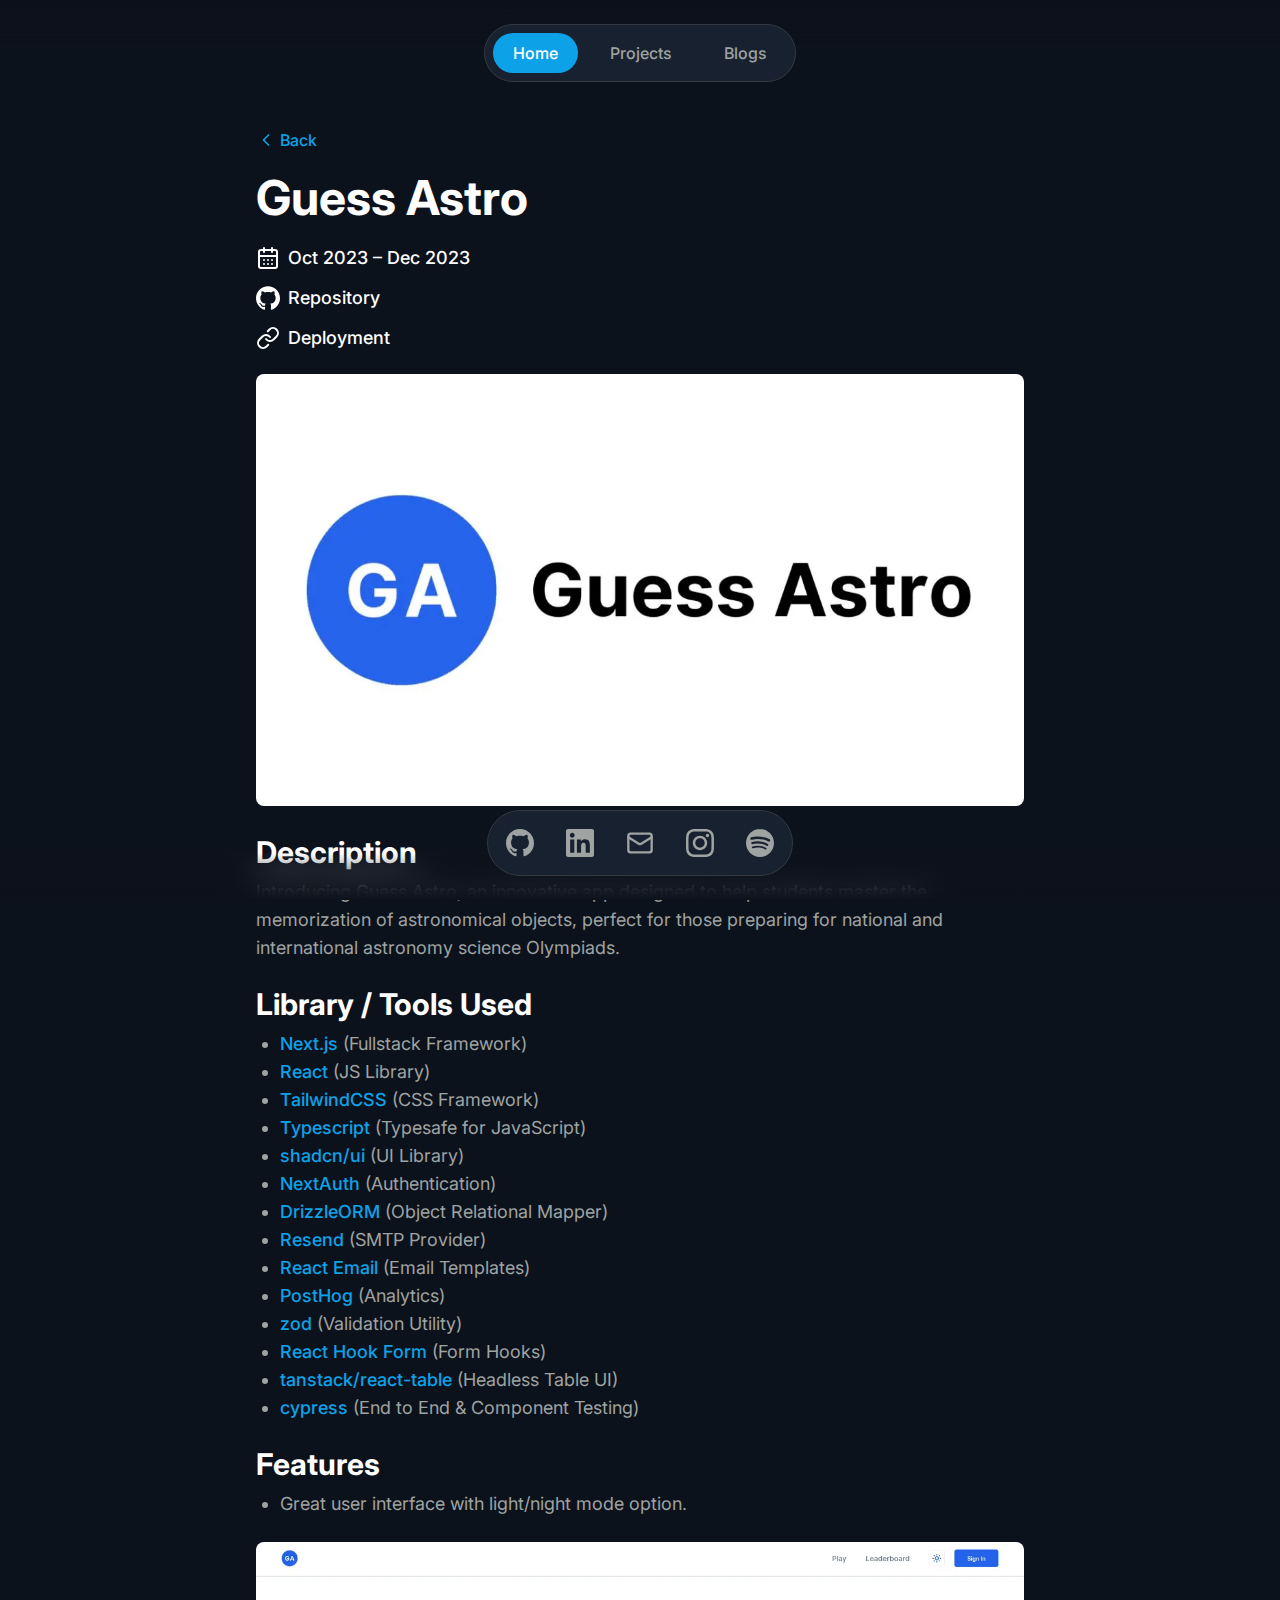
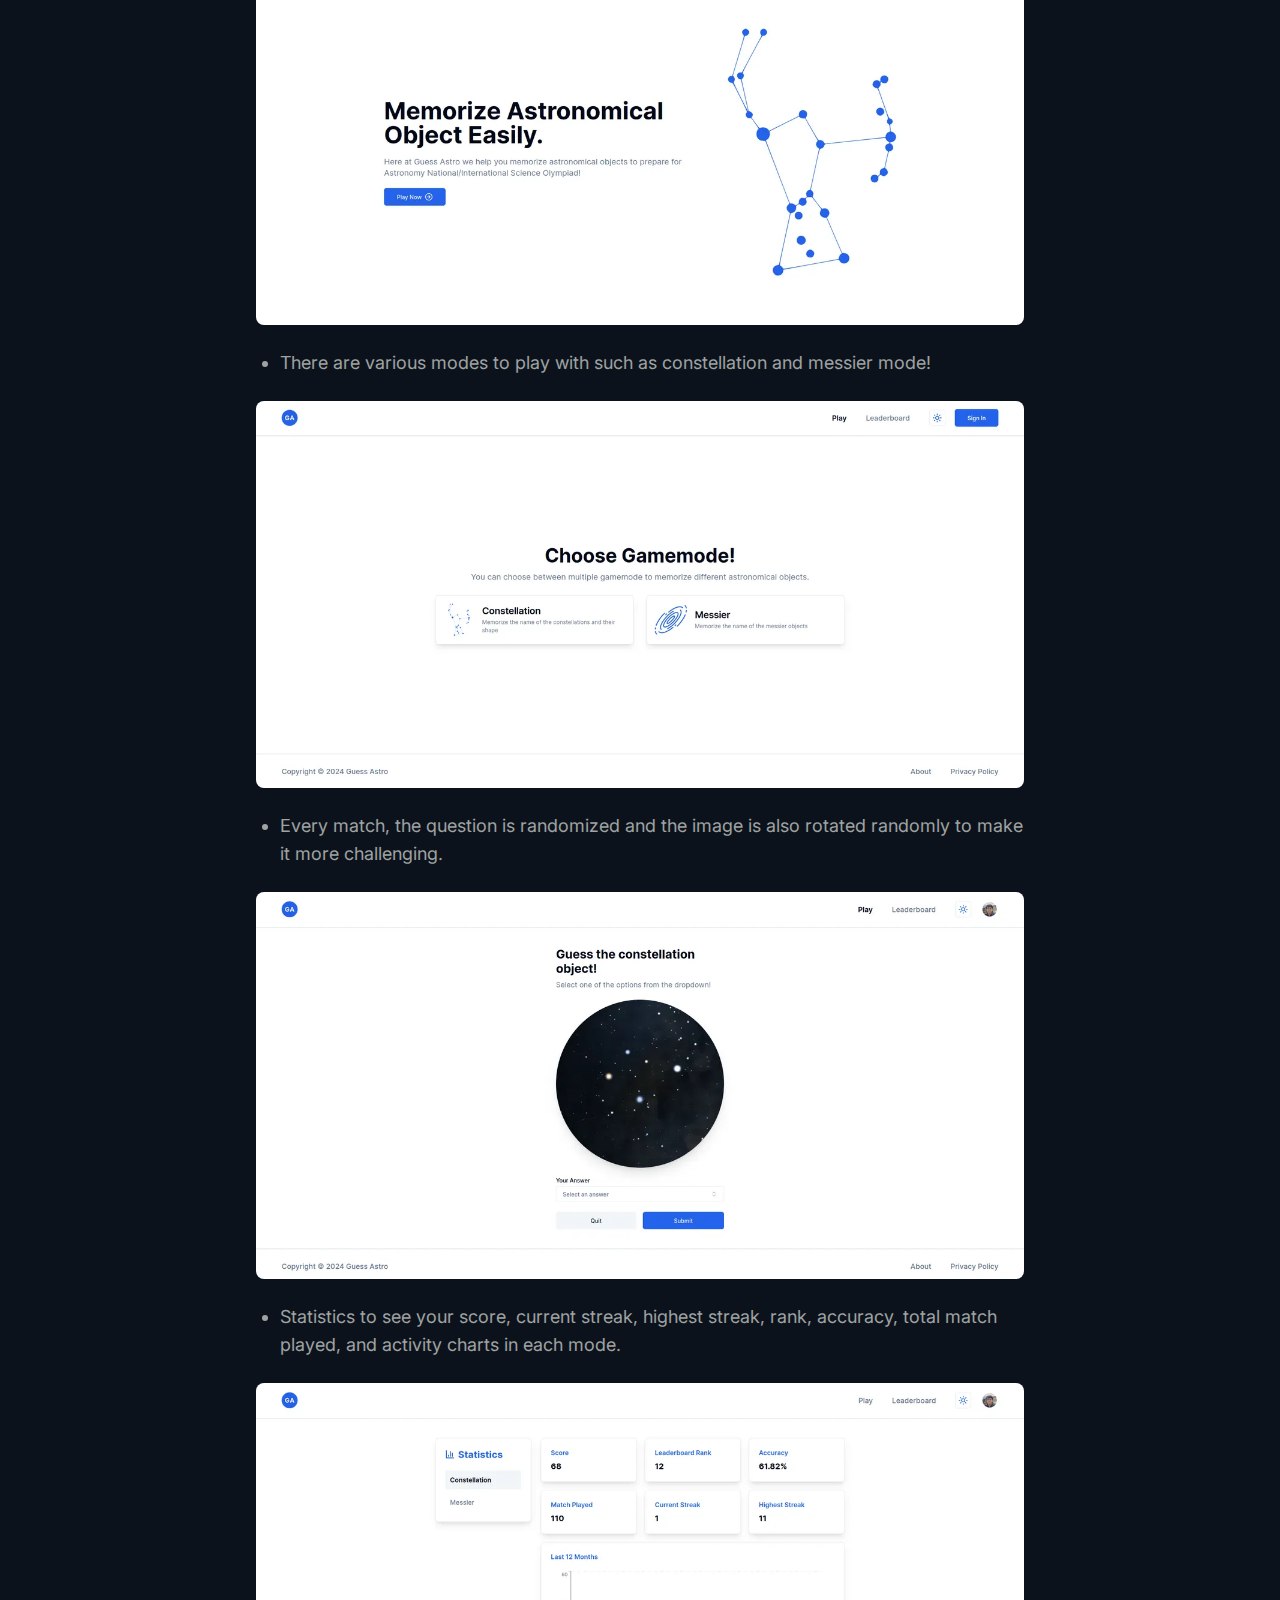
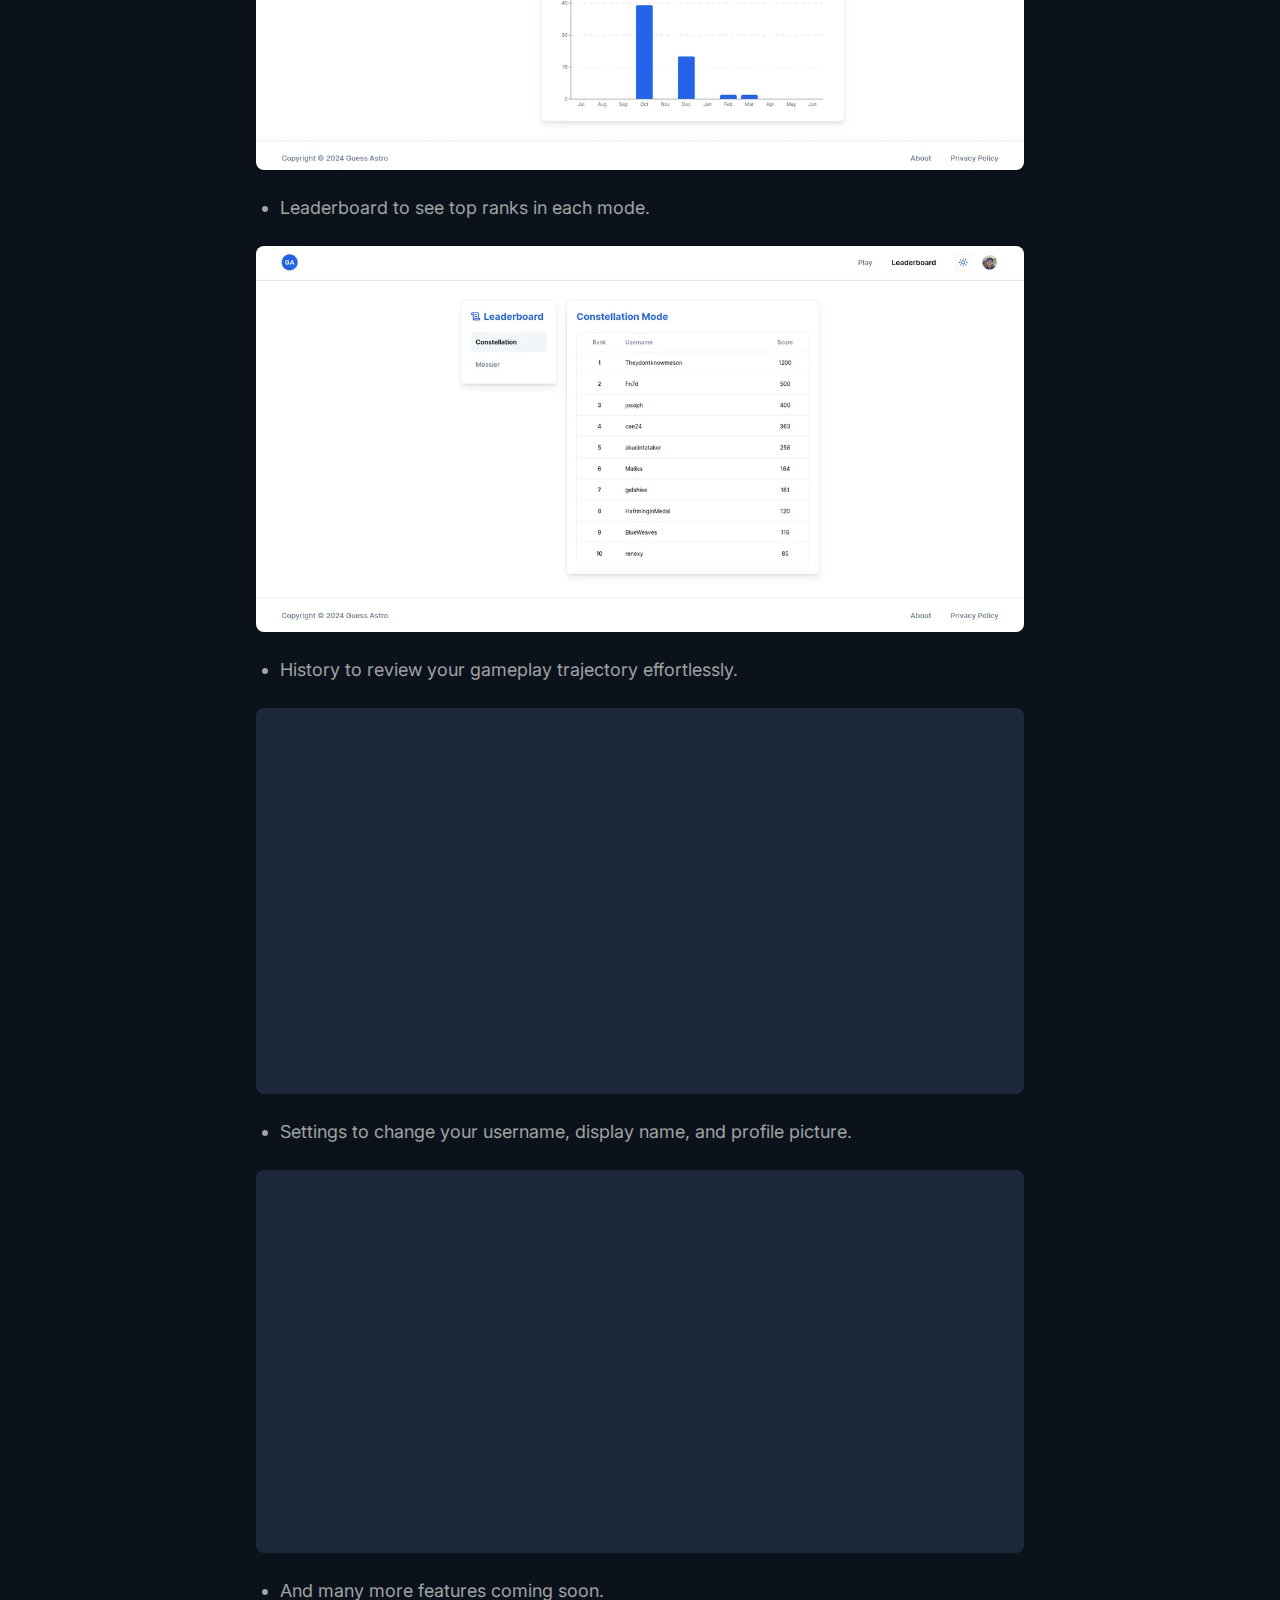
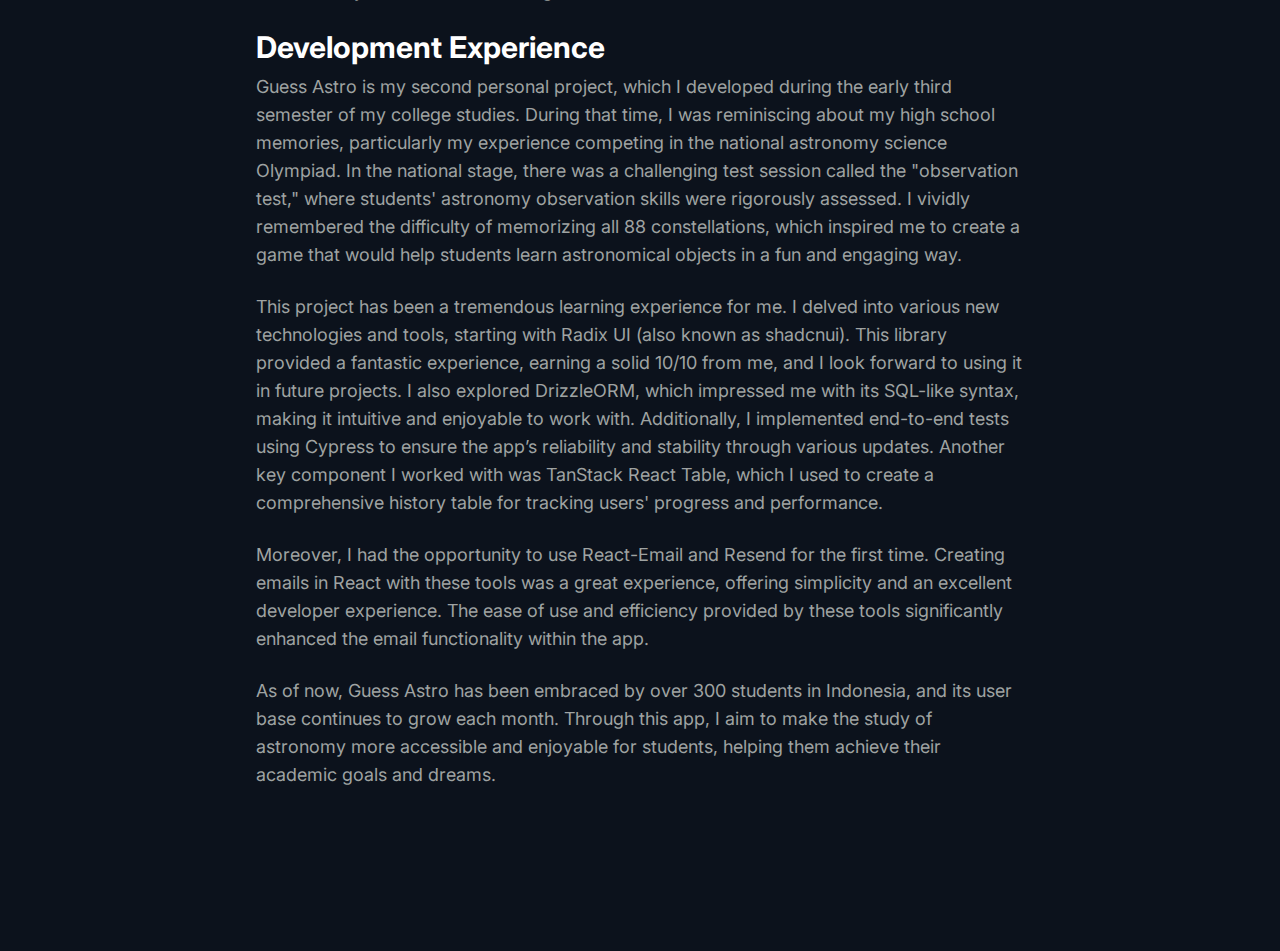
<file: projects/guess-astro/index.html>
<!DOCTYPE html>
<html lang="en">
  <head>
    <!-- Viewport -->
    <meta charset="utf-8" />
    <meta name="viewport" content="width=device-width,initial-scale=1" />
    <meta name="color-scheme" content="dark" />
    <meta name="theme-color" content="black" />

    <!-- SEO -->
    <title>Guess Astro | Dewantoro Triatmojo</title>
    <meta
      name="description"
      content="A website to help students memorize astronomical objects for astronomy national or international science olympiad."
    />
    <meta name="application-name" content="Dewantoro Triatmojo" />
    <link rel="author" href="https://vanilla-dewodt.netlify.app/" />
    <meta name="author" content="Dewantoro Triatmojo" />
    <meta
      name="keywords"
      content="Dewantoro Triatmojo, Dewo, dewodt, Portfolio"
    />
    <meta name="creator" content="Dewantoro Triatmojo" />
    <meta name="category" content="personalization" />

    <!-- Icon -->
    <link
      rel="icon"
      type="image/x-icon"
      href="/public/favicon.ico"
      sizes="48x48"
    />
    <link
      rel="apple-touch-icon"
      sizes="180x180"
      href="/public/apple-touch-icon.png"
    />
    <link rel="manifest" href="/public/manifest.webmanifest" />

    <!-- Opengraph -->
    <meta property="og:title" content="Guess Astro | Dewantoro Triatmojo" />
    <meta
      property="og:description"
      content="A website to help students memorize astronomical objects for astronomy national or international science olympiad."
    />
    <meta property="og:url" content="https://vanilla-dewodt.netlify.app/" />
    <meta property="og:site_name" content="Dewantoro Triatmojo" />
    <meta property="og:locale" content="en_US" />
    <meta property="og:image" content="/public/link-preview.jpg" />
    <meta property="og:image:alt" content="dewodt icon" />
    <meta property="og:image:width" content="1200" />
    <meta property="og:image:height" content="630" />
    <meta property="og:type" content="website" />

    <!-- Twitter -->
    <meta name="twitter:card" content="summary_large_image" />
    <meta name="twitter:creator" content="@dewodt" />
    <meta name="twitter:creator:id" content="1126695039633989634" />
    <meta name="twitter:title" content="Guess Astro | Dewantoro Triatmojo" />
    <meta
      name="twitter:description"
      content="A website to help students memorize astronomical objects for astronomy national or international science olympiad."
    />
    <meta name="twitter:image" content="/public/link-preview.jpg" />
    <meta name="twitter:image:alt" content="dewodt icon" />

    <!-- Styles -->
    <link rel="stylesheet" href="/styles/global.css" />
    <link rel="stylesheet" href="/styles/detail-page.css" />

    <!-- Font -->
    <link rel="preconnect" href="https://fonts.googleapis.com" />
    <link rel="preconnect" href="https://fonts.gstatic.com" crossorigin />
    <link
      rel="stylesheet"
      href="https://fonts.googleapis.com/css2?family=Inter:wght@400..700&display=swap"
      media="print"
      onload="this.media='all'"
    />
    <noscript>
      <link
        rel="stylesheet"
        href="https://fonts.googleapis.com/css2?family=Inter:wght@400..700&display=swap"
      />
    </noscript>
  </head>

  <body>
    <!-- Navbar -->
    <div class="fade-blur fade-blur--top"></div>
    <header class="navbar">
      <nav>
        <ul class="navbar__list">
          <li class="navbar__item">
            <a href="/" class="navbar__link navbar__link--home">Home</a>
          </li>
          <li class="navbar__item">
            <a
              href="/projects/#projects"
              id="projects"
              class="navbar__link navbar__link--other"
            >
              Projects
            </a>
          </li>
          <li class="navbar__item">
            <a
              href="/blogs/#blogs"
              id="blogs"
              class="navbar__link navbar__link--other"
              >Blogs</a
            >
          </li>
        </ul>
      </nav>
    </header>

    <!-- Main Content -->
    <main class="main">
      <div class="container">
        <a href="/projects#projects" class="back-link">
          <svg
            xmlns="http://www.w3.org/2000/svg"
            width="24"
            height="24"
            viewBox="0 0 24 24"
            fill="none"
            stroke="currentColor"
            stroke-width="2"
            stroke-linecap="round"
            stroke-linejoin="round"
            class="back-link__icon"
          >
            <path d="m15 18-6-6 6-6"></path>
          </svg>

          <span class="back-link__text">Back</span>
        </a>

        <article class="article">
          <header class="article__header">
            <h1 class="article__title">Guess Astro</h1>

            <ul class="article__list">
              <li class="article__list-item">
                <svg
                  xmlns="http://www.w3.org/2000/svg"
                  width="24"
                  height="24"
                  viewBox="0 0 24 24"
                  fill="none"
                  stroke="currentColor"
                  stroke-width="2"
                  stroke-linecap="round"
                  stroke-linejoin="round"
                  class="article__list-item__icon"
                >
                  <path d="M8 2v4"></path>
                  <path d="M16 2v4"></path>
                  <rect width="18" height="18" x="3" y="4" rx="2"></rect>
                  <path d="M3 10h18"></path>
                  <path d="M8 14h.01"></path>
                  <path d="M12 14h.01"></path>
                  <path d="M16 14h.01"></path>
                  <path d="M8 18h.01"></path>
                  <path d="M12 18h.01"></path>
                  <path d="M16 18h.01"></path>
                </svg>

                <span class="article__list-item__text">
                  <time datetime="2023-10-15"> Oct 2023 </time> –
                  <time datetime="2023-12-15"> Dec 2023 </time>
                </span>
              </li>

              <li>
                <a
                  href="https://github.com/dewodt/guess-astro"
                  target="_blank"
                  class="article__list-item--link"
                >
                  <svg
                    viewBox="0 0 256 250"
                    width="28"
                    height="27.34"
                    fill="currentColor"
                    xmlns="http://www.w3.org/2000/svg"
                    preserveAspectRatio="xMidYMid"
                    class="article__list-item--link__icon article__list-item--link__icon--fill"
                  >
                    <path
                      d="M128.001 0C57.317 0 0 57.307 0 128.001c0 56.554 36.676 104.535 87.535 121.46 6.397 1.185 8.746-2.777 8.746-6.158 0-3.052-.12-13.135-.174-23.83-35.61 7.742-43.124-15.103-43.124-15.103-5.823-14.795-14.213-18.73-14.213-18.73-11.613-7.944.876-7.78.876-7.78 12.853.902 19.621 13.19 19.621 13.19 11.417 19.568 29.945 13.911 37.249 10.64 1.149-8.272 4.466-13.92 8.127-17.116-28.431-3.236-58.318-14.212-58.318-63.258 0-13.975 5-25.394 13.188-34.358-1.329-3.224-5.71-16.242 1.24-33.874 0 0 10.749-3.44 35.21 13.121 10.21-2.836 21.16-4.258 32.038-4.307 10.878.049 21.837 1.47 32.066 4.307 24.431-16.56 35.165-13.12 35.165-13.12 6.967 17.63 2.584 30.65 1.255 33.873 8.207 8.964 13.173 20.383 13.173 34.358 0 49.163-29.944 59.988-58.447 63.157 4.591 3.972 8.682 11.762 8.682 23.704 0 17.126-.148 30.91-.148 35.126 0 3.407 2.304 7.398 8.792 6.14C219.37 232.5 256 184.537 256 128.002 256 57.307 198.691 0 128.001 0Zm-80.06 182.34c-.282.636-1.283.827-2.194.39-.929-.417-1.45-1.284-1.15-1.922.276-.655 1.279-.838 2.205-.399.93.418 1.46 1.293 1.139 1.931Zm6.296 5.618c-.61.566-1.804.303-2.614-.591-.837-.892-.994-2.086-.375-2.66.63-.566 1.787-.301 2.626.591.838.903 1 2.088.363 2.66Zm4.32 7.188c-.785.545-2.067.034-2.86-1.104-.784-1.138-.784-2.503.017-3.05.795-.547 2.058-.055 2.861 1.075.782 1.157.782 2.522-.019 3.08Zm7.304 8.325c-.701.774-2.196.566-3.29-.49-1.119-1.032-1.43-2.496-.726-3.27.71-.776 2.213-.558 3.315.49 1.11 1.03 1.45 2.505.701 3.27Zm9.442 2.81c-.31 1.003-1.75 1.459-3.199 1.033-1.448-.439-2.395-1.613-2.103-2.626.301-1.01 1.747-1.484 3.207-1.028 1.446.436 2.396 1.602 2.095 2.622Zm10.744 1.193c.036 1.055-1.193 1.93-2.715 1.95-1.53.034-2.769-.82-2.786-1.86 0-1.065 1.202-1.932 2.733-1.958 1.522-.03 2.768.818 2.768 1.868Zm10.555-.405c.182 1.03-.875 2.088-2.387 2.37-1.485.271-2.861-.365-3.05-1.386-.184-1.056.893-2.114 2.376-2.387 1.514-.263 2.868.356 3.061 1.403Z"
                    ></path>
                  </svg>
                  <span class="article__list-item--link__text">
                    Repository
                  </span>
                </a>
              </li>

              <li>
                <a
                  href="https://astro.dewodt.com/"
                  target="_blank"
                  class="article__list-item--link"
                >
                  <svg
                    xmlns="http://www.w3.org/2000/svg"
                    width="24"
                    height="24"
                    viewBox="0 0 24 24"
                    fill="none"
                    stroke="currentColor"
                    stroke-width="2"
                    stroke-linecap="round"
                    stroke-linejoin="round"
                    class="article__list-item--link__icon article__list-item--link__icon--stroke"
                  >
                    <path
                      d="M10 13a5 5 0 0 0 7.54.54l3-3a5 5 0 0 0-7.07-7.07l-1.72 1.71"
                    ></path>
                    <path
                      d="M14 11a5 5 0 0 0-7.54-.54l-3 3a5 5 0 0 0 7.07 7.07l1.71-1.71"
                    ></path>
                  </svg>

                  <span class="article__list-item--link__text">
                    Deployment
                  </span>
                </a>
              </li>
            </ul>

            <img
              src="/public/projects/guess-astro/guess-astro.webp"
              class="article__image"
              alt="Guess Astro Logo"
              loading="eager"
              width="1920"
              height="959"
            />
          </header>

          <section class="article__content">
            <h2>Description</h2>

            <p>
              Introducing Guess Astro, an innovative app designed to help
              students master the memorization of astronomical objects, perfect
              for those preparing for national and international astronomy
              science Olympiads.
            </p>

            <h2>Library / Tools Used</h2>

            <ul>
              <li>
                <a href="https://nextjs.org/" target="_blank"> Next.js </a>
                (Fullstack Framework)
              </li>
              <li>
                <a href="https://react.dev/" target="_blank"> React </a>
                (JS Library)
              </li>
              <li>
                <a href="https://tailwindcss.com/" target="_blank">
                  TailwindCSS
                </a>
                (CSS Framework)
              </li>
              <li>
                <a href="https://www.typescriptlang.org/" target="_blank">
                  Typescript
                </a>
                (Typesafe for JavaScript)
              </li>
              <li>
                <a href="https://ui.shadcn.com/" target="_blank"> shadcn/ui </a>
                (UI Library)
              </li>
              <li>
                <a href="https://next-auth.js.org/" target="_blank">
                  NextAuth
                </a>
                (Authentication)
              </li>
              <li>
                <a href="https://orm.drizzle.team/" target="_blank">
                  DrizzleORM
                </a>
                (Object Relational Mapper)
              </li>
              <li>
                <a href="https://resend.com/" target="_blank"> Resend </a>
                (SMTP Provider)
              </li>
              <li>
                <a href="https://react.email/" target="_blank"> React Email </a>
                (Email Templates)
              </li>
              <li>
                <a href="https://posthog.com/" target="_blank"> PostHog </a>
                (Analytics)
              </li>
              <li>
                <a href="https://zod.dev/" target="_blank"> zod </a>
                (Validation Utility)
              </li>
              <li>
                <a href="https://react-hook-form.com/" target="_blank">
                  React Hook Form
                </a>
                (Form Hooks)
              </li>
              <li>
                <a href="https://tanstack.com/table/latest" target="_blank">
                  tanstack/react-table
                </a>
                (Headless Table UI)
              </li>
              <li>
                <a href="https://www.cypress.io/" target="_blank"> cypress </a>
                (End to End &amp; Component Testing)
              </li>
            </ul>

            <h2>Features</h2>

            <ul>
              <li>Great user interface with light/night mode option.</li>
            </ul>

            <img
              src="/public/projects/guess-astro/home-page.webp"
              alt="Home Page"
              width="1920"
              height="959"
              loading="lazy"
            />
            <ul>
              <li>
                There are various modes to play with such as constellation and
                messier mode!
              </li>
            </ul>
            <img
              src="/public/projects/guess-astro/mode.webp"
              alt="Choose Play Game Mode"
              width="1920"
              height="966"
              loading="lazy"
            />
            <ul>
              <li>
                Every match, the question is randomized and the image is also
                rotated randomly to make it more challenging.
              </li>
            </ul>
            <img
              src="/public/projects/guess-astro/play.webp"
              alt="Gameplay"
              width="1920"
              height="967"
              loading="lazy"
            />
            <ul>
              <li>
                Statistics to see your score, current streak, highest streak,
                rank, accuracy, total match played, and activity charts in each
                mode.
              </li>
            </ul>
            <img
              src="/public/projects/guess-astro/stats.webp"
              alt="Statistics Page"
              width="1920"
              height="967"
              loading="lazy"
            />
            <ul>
              <li>Leaderboard to see top ranks in each mode.</li>
            </ul>
            <img
              src="/public/projects/guess-astro/leaderboard.webp"
              alt="Leaderboard Page"
              width="1920"
              height="965"
              loading="lazy"
            />
            <ul>
              <li>History to review your gameplay trajectory effortlessly.</li>
            </ul>
            <img
              src="/public/projects/guess-astro/history.webp"
              alt="History Page"
              width="1920"
              height="965"
              loading="lazy"
            />
            <ul>
              <li>
                Settings to change your username, display name, and profile
                picture.
              </li>
            </ul>
            <img
              src="/public/projects/guess-astro/profile.webp"
              alt="Settings Page"
              width="1920"
              height="959"
              loading="lazy"
            />
            <ul>
              <li>And many more features coming soon.</li>
            </ul>

            <h2>Development Experience</h2>

            <p>
              Guess Astro is my second personal project, which I developed
              during the early third semester of my college studies. During that
              time, I was reminiscing about my high school memories,
              particularly my experience competing in the national astronomy
              science Olympiad. In the national stage, there was a challenging
              test session called the "observation test," where students'
              astronomy observation skills were rigorously assessed. I vividly
              remembered the difficulty of memorizing all 88 constellations,
              which inspired me to create a game that would help students learn
              astronomical objects in a fun and engaging way.
            </p>
            <p>
              This project has been a tremendous learning experience for me. I
              delved into various new technologies and tools, starting with
              Radix UI (also known as shadcnui). This library provided a
              fantastic experience, earning a solid 10/10 from me, and I look
              forward to using it in future projects. I also explored
              DrizzleORM, which impressed me with its SQL-like syntax, making it
              intuitive and enjoyable to work with. Additionally, I implemented
              end-to-end tests using Cypress to ensure the app’s reliability and
              stability through various updates. Another key component I worked
              with was TanStack React Table, which I used to create a
              comprehensive history table for tracking users' progress and
              performance.
            </p>
            <p>
              Moreover, I had the opportunity to use React-Email and Resend for
              the first time. Creating emails in React with these tools was a
              great experience, offering simplicity and an excellent developer
              experience. The ease of use and efficiency provided by these tools
              significantly enhanced the email functionality within the app.
            </p>
            <p>
              As of now, Guess Astro has been embraced by over 300 students in
              Indonesia, and its user base continues to grow each month. Through
              this app, I aim to make the study of astronomy more accessible and
              enjoyable for students, helping them achieve their academic goals
              and dreams.
            </p>
          </section>
        </article>
      </div>
    </main>

    <!-- Socialbar -->
    <div class="fade-blur fade-blur--bottom"></div>
    <div class="social-bar--shift"></div>
    <ul class="social-bar">
      <!-- GitHub -->
      <li>
        <a
          href="https://github.com/dewodt"
          class="social-bar__link"
          aria-label="GitHub"
        >
          <svg
            viewBox="0 0 256 250"
            width="28"
            height="27.34"
            fill="currentColor"
            xmlns="http://www.w3.org/2000/svg"
            preserveAspectRatio="xMidYMid"
            class="social-bar__icon social-bar__icon--fill"
          >
            <path
              d="M128.001 0C57.317 0 0 57.307 0 128.001c0 56.554 36.676 104.535 87.535 121.46 6.397 1.185 8.746-2.777 8.746-6.158 0-3.052-.12-13.135-.174-23.83-35.61 7.742-43.124-15.103-43.124-15.103-5.823-14.795-14.213-18.73-14.213-18.73-11.613-7.944.876-7.78.876-7.78 12.853.902 19.621 13.19 19.621 13.19 11.417 19.568 29.945 13.911 37.249 10.64 1.149-8.272 4.466-13.92 8.127-17.116-28.431-3.236-58.318-14.212-58.318-63.258 0-13.975 5-25.394 13.188-34.358-1.329-3.224-5.71-16.242 1.24-33.874 0 0 10.749-3.44 35.21 13.121 10.21-2.836 21.16-4.258 32.038-4.307 10.878.049 21.837 1.47 32.066 4.307 24.431-16.56 35.165-13.12 35.165-13.12 6.967 17.63 2.584 30.65 1.255 33.873 8.207 8.964 13.173 20.383 13.173 34.358 0 49.163-29.944 59.988-58.447 63.157 4.591 3.972 8.682 11.762 8.682 23.704 0 17.126-.148 30.91-.148 35.126 0 3.407 2.304 7.398 8.792 6.14C219.37 232.5 256 184.537 256 128.002 256 57.307 198.691 0 128.001 0Zm-80.06 182.34c-.282.636-1.283.827-2.194.39-.929-.417-1.45-1.284-1.15-1.922.276-.655 1.279-.838 2.205-.399.93.418 1.46 1.293 1.139 1.931Zm6.296 5.618c-.61.566-1.804.303-2.614-.591-.837-.892-.994-2.086-.375-2.66.63-.566 1.787-.301 2.626.591.838.903 1 2.088.363 2.66Zm4.32 7.188c-.785.545-2.067.034-2.86-1.104-.784-1.138-.784-2.503.017-3.05.795-.547 2.058-.055 2.861 1.075.782 1.157.782 2.522-.019 3.08Zm7.304 8.325c-.701.774-2.196.566-3.29-.49-1.119-1.032-1.43-2.496-.726-3.27.71-.776 2.213-.558 3.315.49 1.11 1.03 1.45 2.505.701 3.27Zm9.442 2.81c-.31 1.003-1.75 1.459-3.199 1.033-1.448-.439-2.395-1.613-2.103-2.626.301-1.01 1.747-1.484 3.207-1.028 1.446.436 2.396 1.602 2.095 2.622Zm10.744 1.193c.036 1.055-1.193 1.93-2.715 1.95-1.53.034-2.769-.82-2.786-1.86 0-1.065 1.202-1.932 2.733-1.958 1.522-.03 2.768.818 2.768 1.868Zm10.555-.405c.182 1.03-.875 2.088-2.387 2.37-1.485.271-2.861-.365-3.05-1.386-.184-1.056.893-2.114 2.376-2.387 1.514-.263 2.868.356 3.061 1.403Z"
            ></path>
          </svg>
        </a>
      </li>
      <!-- LinkedIn -->
      <li>
        <a
          href="https://www.linkedin.com/in/dewantoro-triatmojo/"
          class="social-bar__link"
          aria-label="LinkedIn"
        >
          <svg
            width="28"
            height="28"
            xmlns="http://www.w3.org/2000/svg"
            preserveAspectRatio="xMidYMid"
            viewBox="0 0 256 256"
            class="social-bar__icon social-bar__icon--fill"
          >
            <path
              d="M218.123 218.127h-37.931v-59.403c0-14.165-.253-32.4-19.728-32.4-19.756 0-22.779 15.434-22.779 31.369v60.43h-37.93V95.967h36.413v16.694h.51a39.907 39.907 0 0 1 35.928-19.733c38.445 0 45.533 25.288 45.533 58.186l-.016 67.013ZM56.955 79.27c-12.157.002-22.014-9.852-22.016-22.009-.002-12.157 9.851-22.014 22.008-22.016 12.157-.003 22.014 9.851 22.016 22.008A22.013 22.013 0 0 1 56.955 79.27m18.966 138.858H37.95V95.967h37.97v122.16ZM237.033.018H18.89C8.58-.098.125 8.161-.001 18.471v219.053c.122 10.315 8.576 18.582 18.89 18.474h218.144c10.336.128 18.823-8.139 18.966-18.474V18.454c-.147-10.33-8.635-18.588-18.966-18.453"
            ></path>
          </svg>
        </a>
      </li>
      <!-- Email -->
      <li>
        <a
          href="mailto:dewantorotriatmojo@gmail.com"
          class="social-bar__link"
          aria-label="Email"
        >
          <svg
            xmlns="http://www.w3.org/2000/svg"
            width="24"
            height="24"
            viewBox="0 0 24 24"
            fill="none"
            stroke="currentColor"
            stroke-width="2"
            stroke-linecap="round"
            stroke-linejoin="round"
            class="social-bar__icon social-bar__icon--stroke"
          >
            <rect width="20" height="16" x="2" y="4" rx="2"></rect>
            <path d="m22 7-8.97 5.7a1.94 1.94 0 0 1-2.06 0L2 7"></path>
          </svg>
        </a>
      </li>
      <!-- Instagram -->
      <li>
        <a
          href="https://www.instagram.com/dewo.tm/"
          class="social-bar__link"
          aria-label="Instagram"
        >
          <svg
            xmlns="http://www.w3.org/2000/svg"
            width="28"
            height="28"
            preserveAspectRatio="xMidYMid"
            viewBox="0 0 256 256"
            class="social-bar__icon social-bar__icon--fill"
          >
            <path
              d="M128 23.064c34.177 0 38.225.13 51.722.745 12.48.57 19.258 2.655 23.769 4.408 5.974 2.322 10.238 5.096 14.717 9.575 4.48 4.479 7.253 8.743 9.575 14.717 1.753 4.511 3.838 11.289 4.408 23.768.615 13.498.745 17.546.745 51.723 0 34.178-.13 38.226-.745 51.723-.57 12.48-2.655 19.257-4.408 23.768-2.322 5.974-5.096 10.239-9.575 14.718-4.479 4.479-8.743 7.253-14.717 9.574-4.511 1.753-11.289 3.839-23.769 4.408-13.495.616-17.543.746-51.722.746-34.18 0-38.228-.13-51.723-.746-12.48-.57-19.257-2.655-23.768-4.408-5.974-2.321-10.239-5.095-14.718-9.574-4.479-4.48-7.253-8.744-9.574-14.718-1.753-4.51-3.839-11.288-4.408-23.768-.616-13.497-.746-17.545-.746-51.723 0-34.177.13-38.225.746-51.722.57-12.48 2.655-19.258 4.408-23.769 2.321-5.974 5.095-10.238 9.574-14.717 4.48-4.48 8.744-7.253 14.718-9.575 4.51-1.753 11.288-3.838 23.768-4.408 13.497-.615 17.545-.745 51.723-.745M128 0C93.237 0 88.878.147 75.226.77c-13.625.622-22.93 2.786-31.071 5.95-8.418 3.271-15.556 7.648-22.672 14.764C14.367 28.6 9.991 35.738 6.72 44.155 3.555 52.297 1.392 61.602.77 75.226.147 88.878 0 93.237 0 128c0 34.763.147 39.122.77 52.774.622 13.625 2.785 22.93 5.95 31.071 3.27 8.417 7.647 15.556 14.763 22.672 7.116 7.116 14.254 11.492 22.672 14.763 8.142 3.165 17.446 5.328 31.07 5.95 13.653.623 18.012.77 52.775.77s39.122-.147 52.774-.77c13.624-.622 22.929-2.785 31.07-5.95 8.418-3.27 15.556-7.647 22.672-14.763 7.116-7.116 11.493-14.254 14.764-22.672 3.164-8.142 5.328-17.446 5.95-31.07.623-13.653.77-18.012.77-52.775s-.147-39.122-.77-52.774c-.622-13.624-2.786-22.929-5.95-31.07-3.271-8.418-7.648-15.556-14.764-22.672C227.4 14.368 220.262 9.99 211.845 6.72c-8.142-3.164-17.447-5.328-31.071-5.95C167.122.147 162.763 0 128 0Zm0 62.27C91.698 62.27 62.27 91.7 62.27 128c0 36.302 29.428 65.73 65.73 65.73 36.301 0 65.73-29.428 65.73-65.73 0-36.301-29.429-65.73-65.73-65.73Zm0 108.397c-23.564 0-42.667-19.103-42.667-42.667S104.436 85.333 128 85.333s42.667 19.103 42.667 42.667-19.103 42.667-42.667 42.667Zm83.686-110.994c0 8.484-6.876 15.36-15.36 15.36-8.483 0-15.36-6.876-15.36-15.36 0-8.483 6.877-15.36 15.36-15.36 8.484 0 15.36 6.877 15.36 15.36Z"
            ></path>
          </svg>
        </a>
      </li>
      <!-- Spotify -->
      <li>
        <a
          href="https://open.spotify.com/user/0p89rcit1qulphp6uzgsi0tto"
          class="social-bar__link"
          aria-label="Spotify"
        >
          <svg
            viewBox="0 0 256 256"
            width="28"
            height="28"
            xmlns="http://www.w3.org/2000/svg"
            preserveAspectRatio="xMidYMid"
            class="social-bar__icon social-bar__icon--fill"
          >
            <path
              d="M128 0C57.308 0 0 57.309 0 128c0 70.696 57.309 128 128 128 70.697 0 128-57.304 128-128C256 57.314 198.697.007 127.998.007l.001-.006Zm58.699 184.614c-2.293 3.76-7.215 4.952-10.975 2.644-30.053-18.357-67.885-22.515-112.44-12.335a7.981 7.981 0 0 1-9.552-6.007 7.968 7.968 0 0 1 6-9.553c48.76-11.14 90.583-6.344 124.323 14.276 3.76 2.308 4.952 7.215 2.644 10.975Zm15.667-34.853c-2.89 4.695-9.034 6.178-13.726 3.289-34.406-21.148-86.853-27.273-127.548-14.92-5.278 1.594-10.852-1.38-12.454-6.649-1.59-5.278 1.386-10.842 6.655-12.446 46.485-14.106 104.275-7.273 143.787 17.007 4.692 2.89 6.175 9.034 3.286 13.72v-.001Zm1.345-36.293C162.457 88.964 94.394 86.71 55.007 98.666c-6.325 1.918-13.014-1.653-14.93-7.978-1.917-6.328 1.65-13.012 7.98-14.935C93.27 62.027 168.434 64.68 215.929 92.876c5.702 3.376 7.566 10.724 4.188 16.405-3.362 5.69-10.73 7.565-16.4 4.187h-.006Z"
            ></path>
          </svg>
        </a>
      </li>
    </ul>
  </body>
</html>
</file>
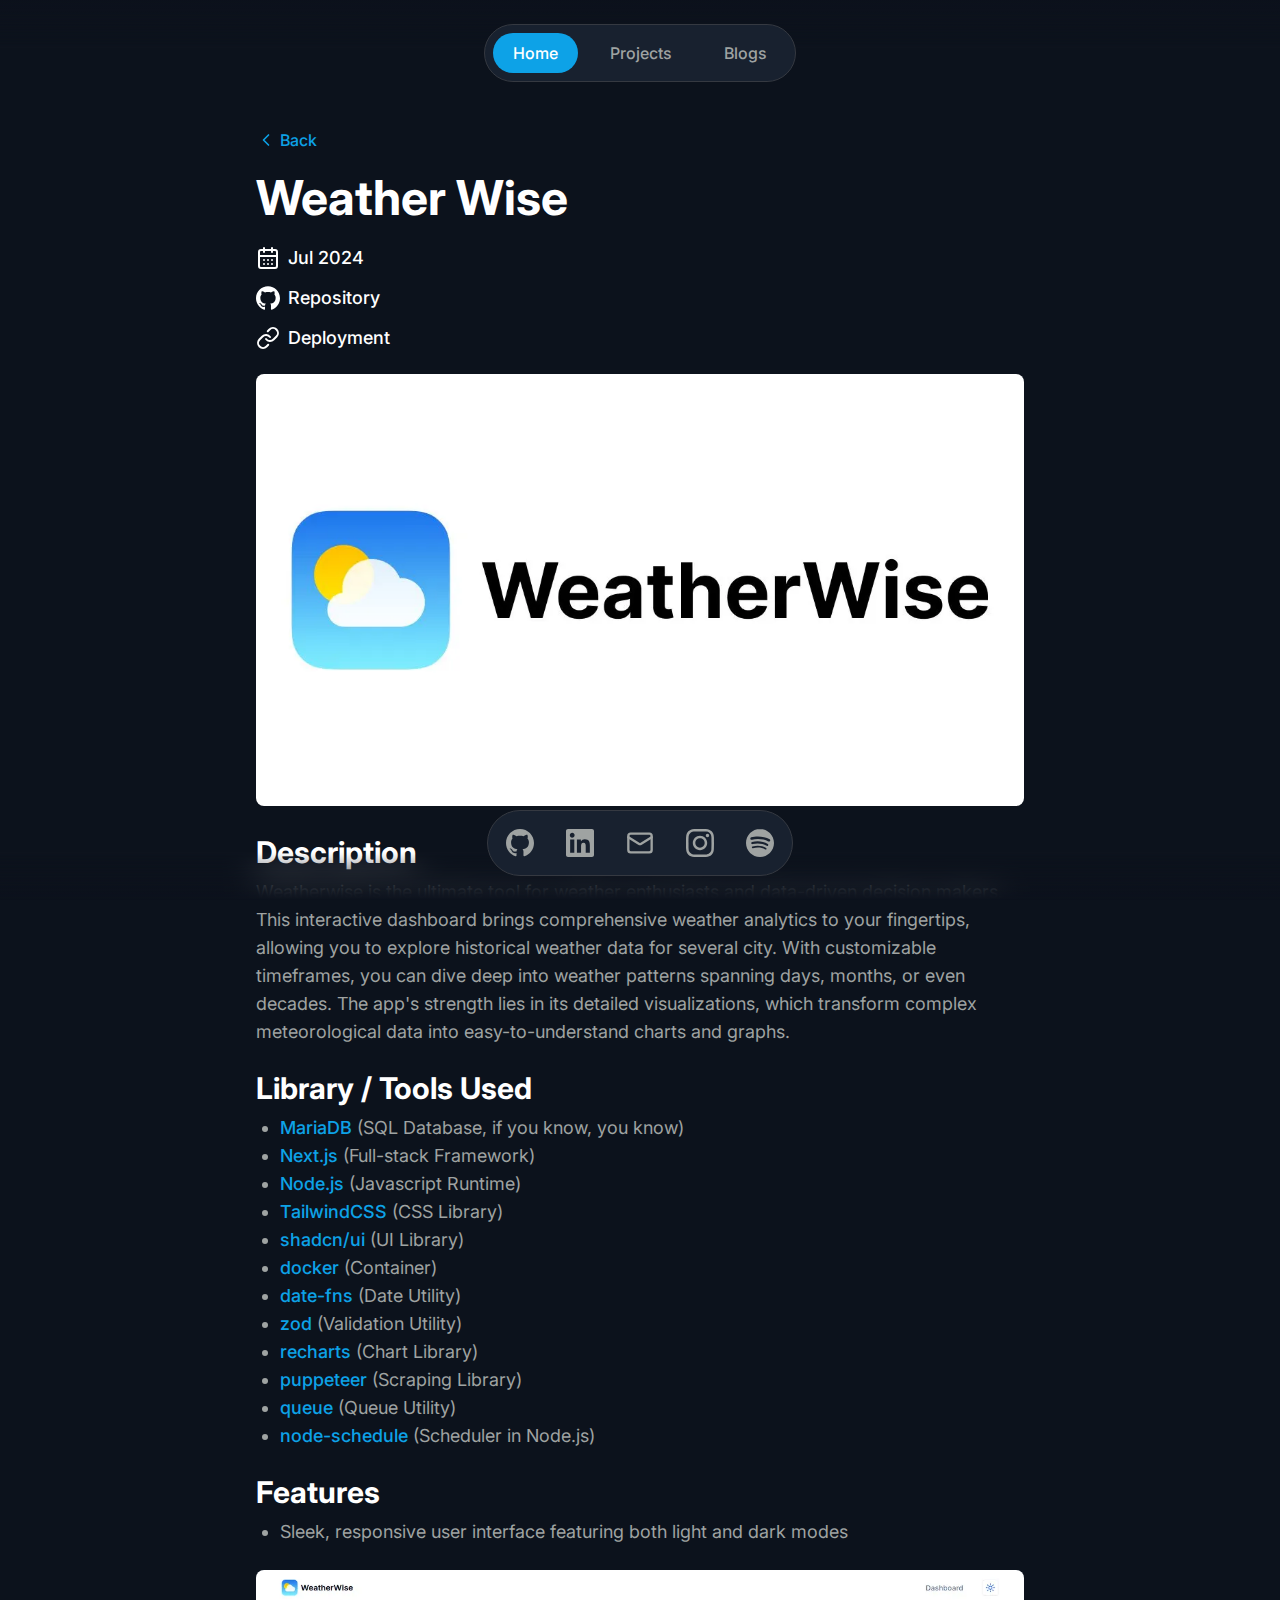
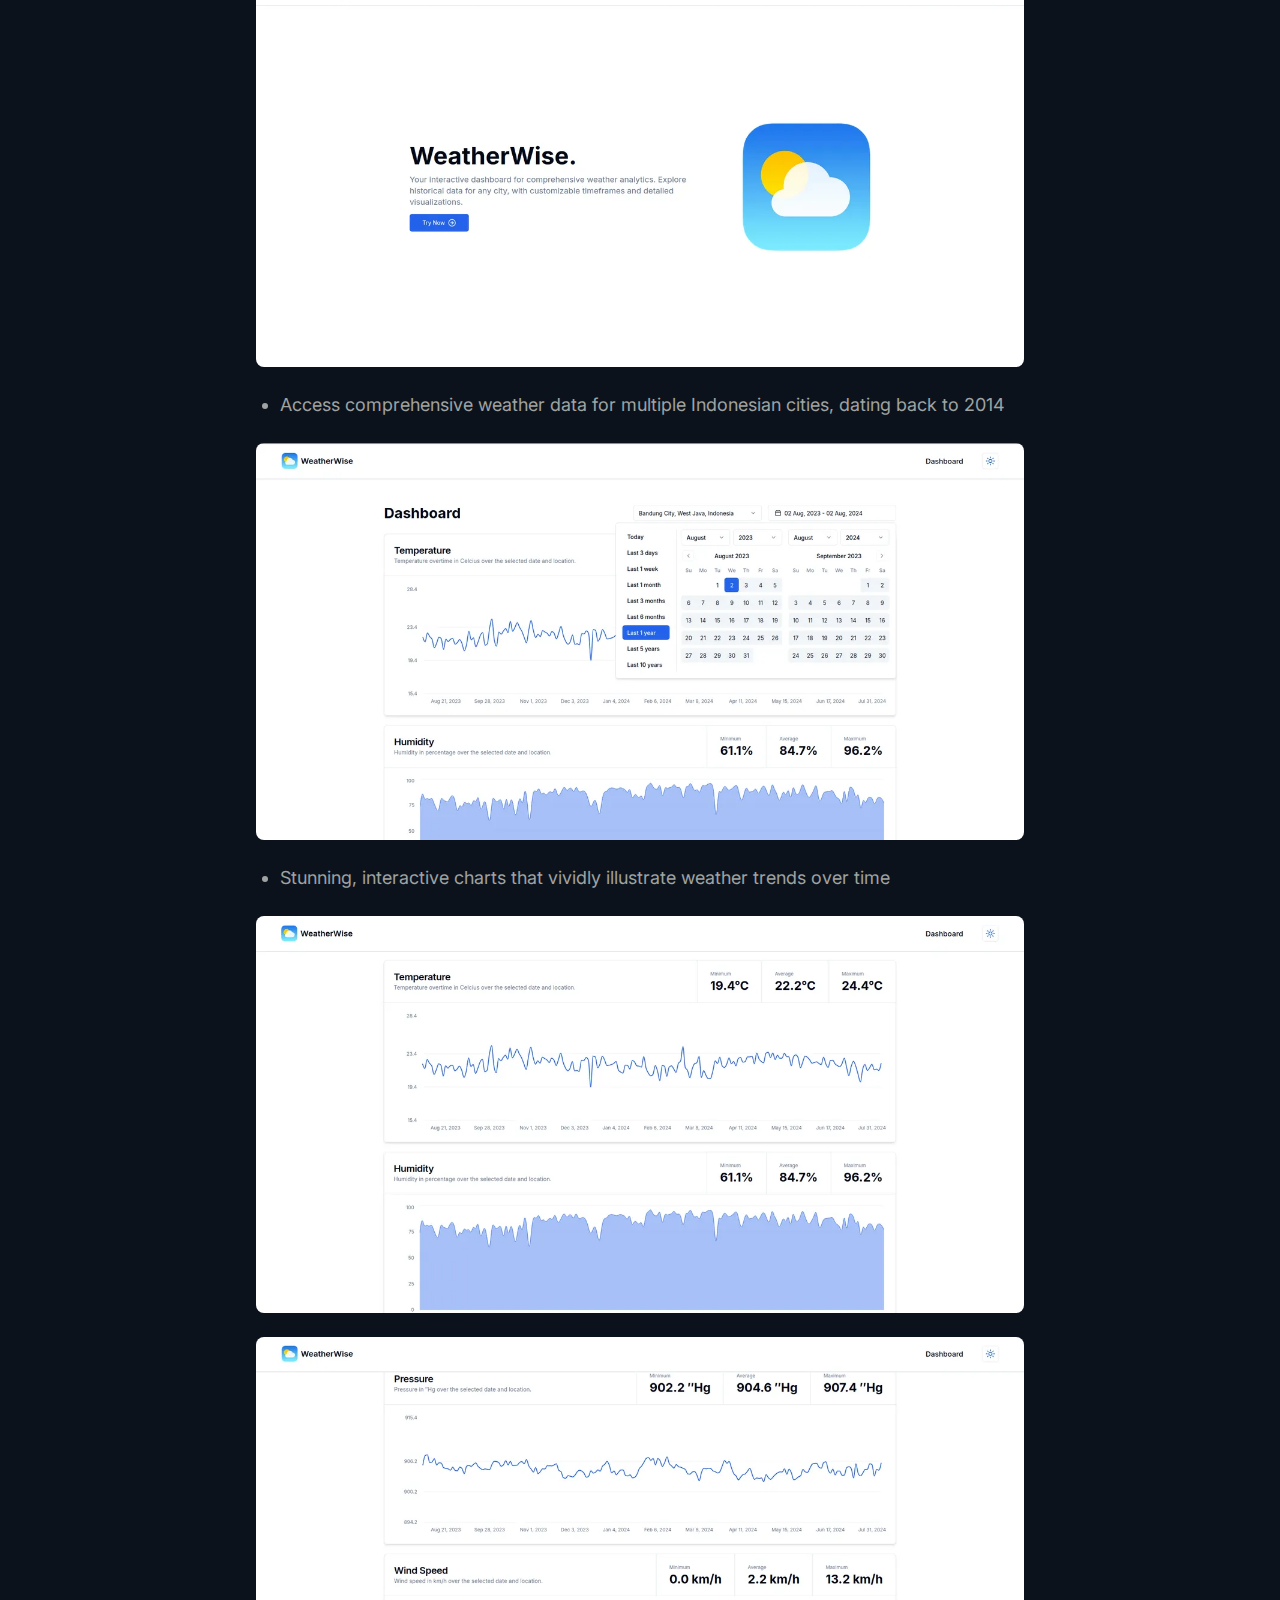
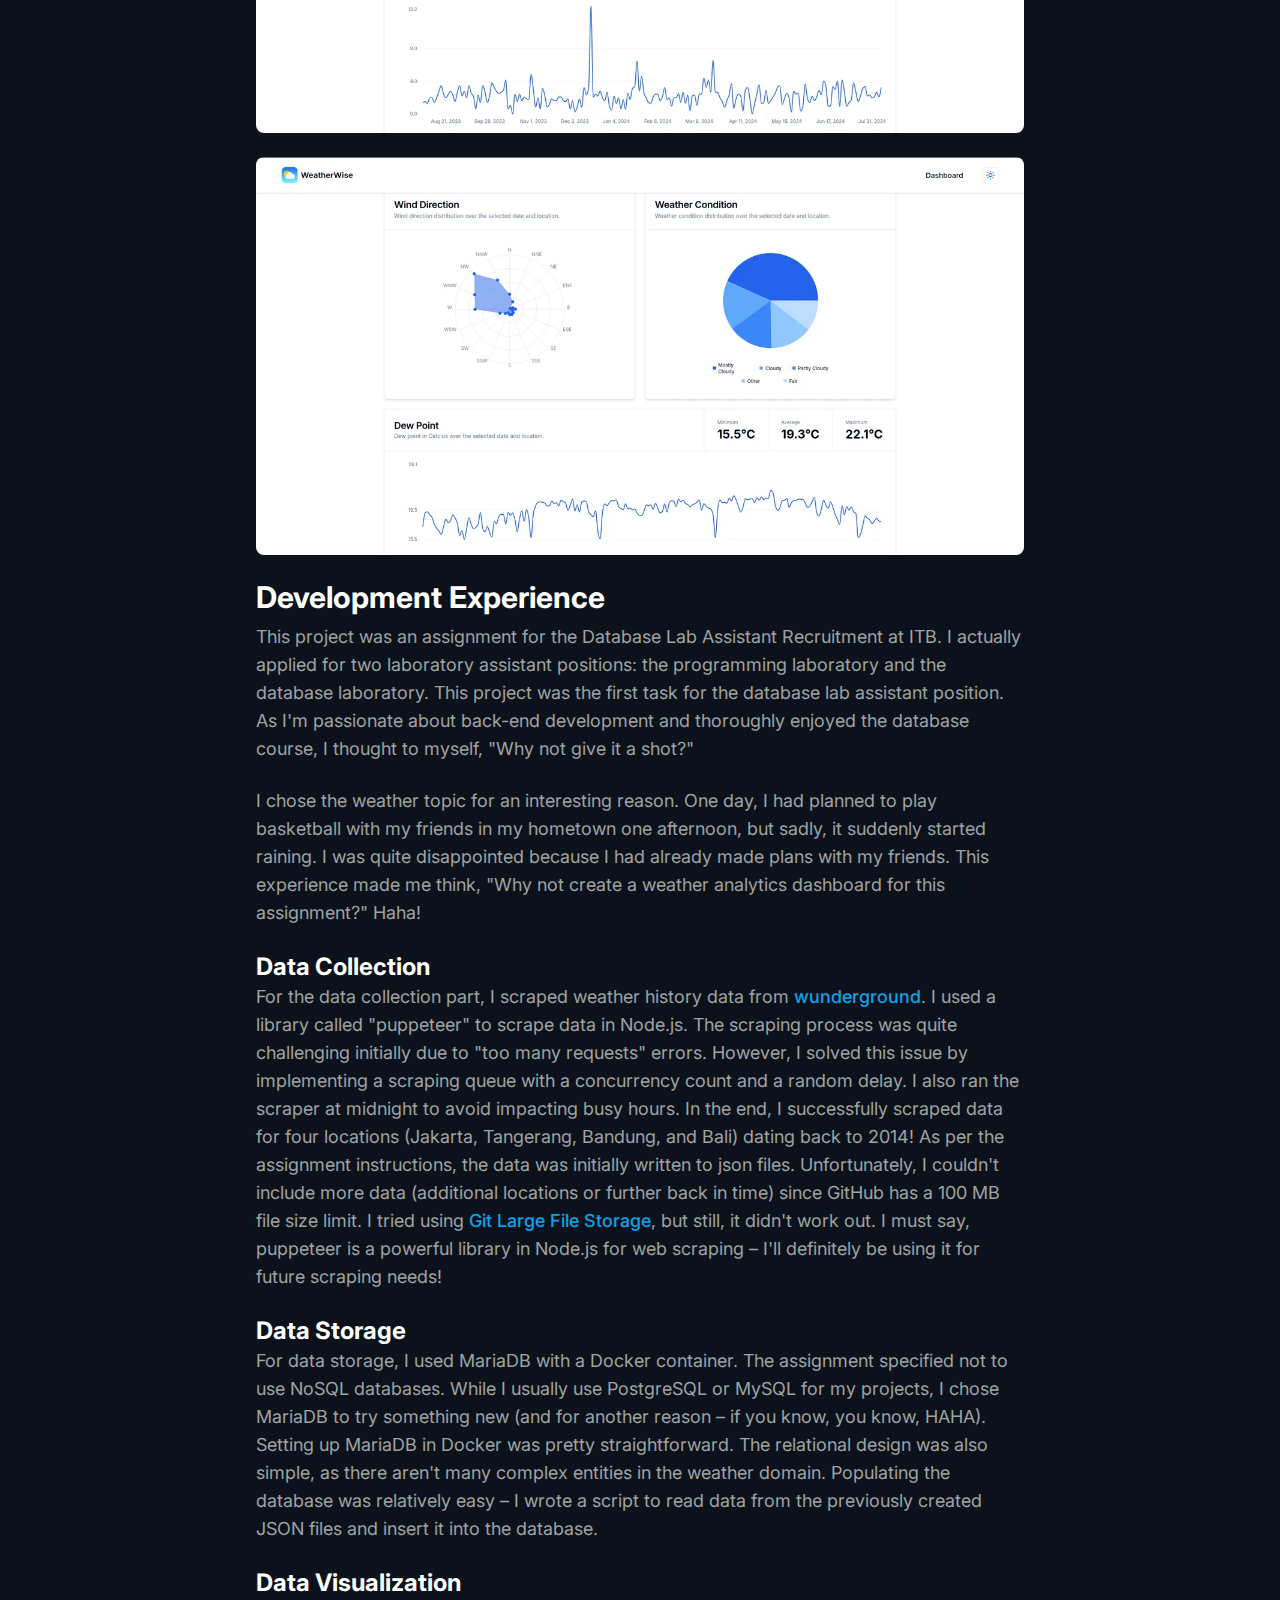
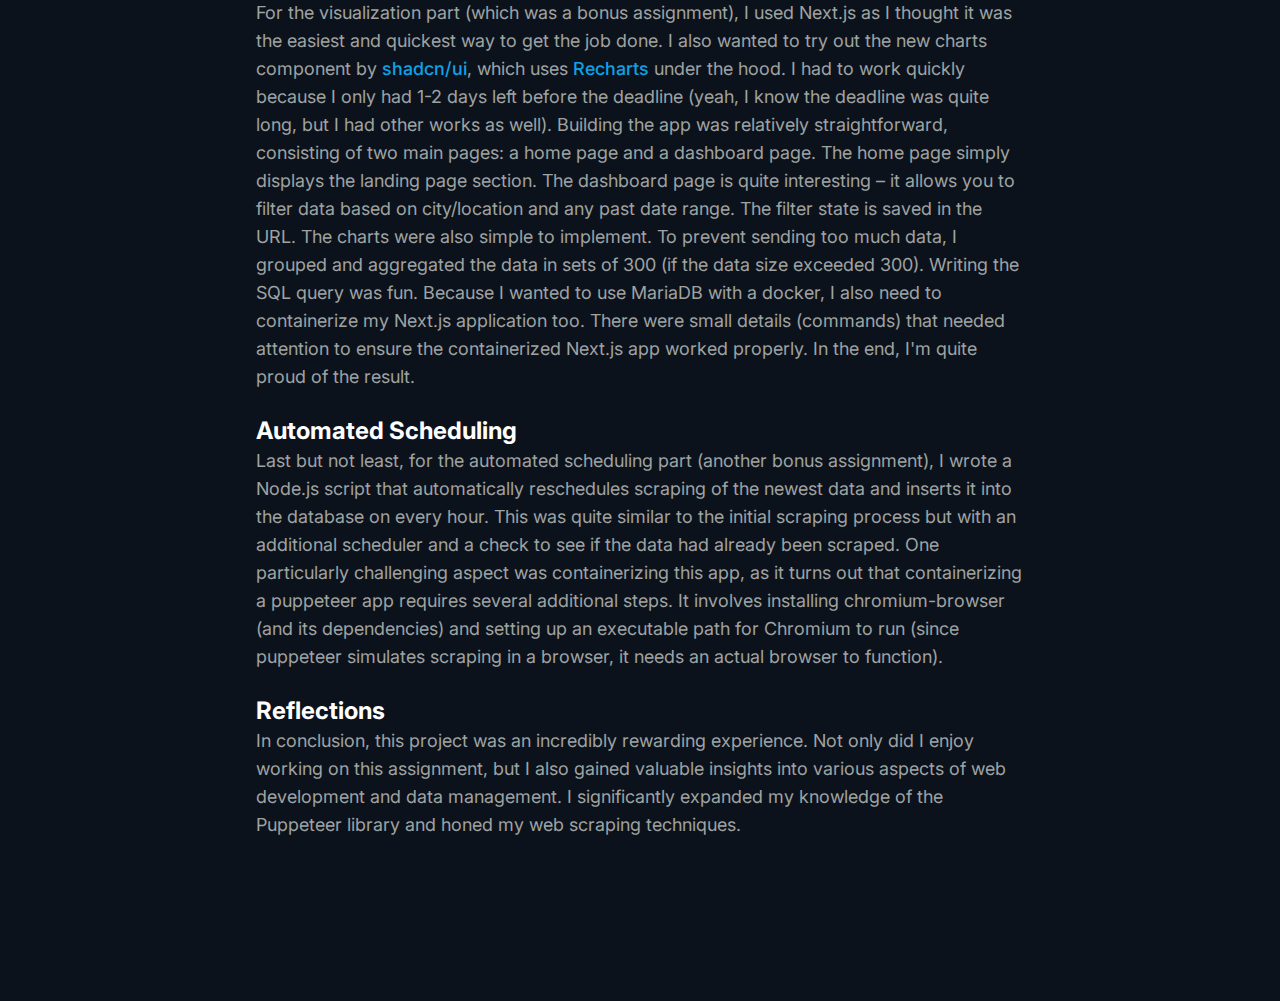
<file: projects/weather-wise/index.html>
<!DOCTYPE html>
<html lang="en">
  <head>
    <!-- Viewport -->
    <meta charset="utf-8" />
    <meta name="viewport" content="width=device-width,initial-scale=1" />
    <meta name="color-scheme" content="dark" />
    <meta name="theme-color" content="black" />

    <!-- SEO -->
    <title>Weather Wise | Dewantoro Triatmojo</title>
    <meta
      name="description"
      content="Explore historical weather data with customizable time frames and detailed visualizations."
    />
    <meta name="application-name" content="Dewantoro Triatmojo" />
    <link rel="author" href="https://vanilla-dewodt.netlify.app/" />
    <meta name="author" content="Dewantoro Triatmojo" />
    <meta
      name="keywords"
      content="Dewantoro Triatmojo, Dewo, dewodt, Portfolio"
    />
    <meta name="creator" content="Dewantoro Triatmojo" />
    <meta name="category" content="personalization" />

    <!-- Icon -->
    <link
      rel="icon"
      type="image/x-icon"
      href="/public/favicon.ico"
      sizes="48x48"
    />
    <link
      rel="apple-touch-icon"
      sizes="180x180"
      href="/public/apple-touch-icon.png"
    />
    <link rel="manifest" href="/public/manifest.webmanifest" />

    <!-- Opengraph -->
    <meta property="og:title" content="Weather Wise | Dewantoro Triatmojo" />
    <meta
      property="og:description"
      content="Explore historical weather data with customizable time frames and detailed visualizations."
    />
    <meta property="og:url" content="https://vanilla-dewodt.netlify.app/" />
    <meta property="og:site_name" content="Dewantoro Triatmojo" />
    <meta property="og:locale" content="en_US" />
    <meta property="og:image" content="/public/link-preview.jpg" />
    <meta property="og:image:alt" content="dewodt icon" />
    <meta property="og:image:width" content="1200" />
    <meta property="og:image:height" content="630" />
    <meta property="og:type" content="website" />

    <!-- Twitter -->
    <meta name="twitter:card" content="summary_large_image" />
    <meta name="twitter:creator" content="@dewodt" />
    <meta name="twitter:creator:id" content="1126695039633989634" />
    <meta name="twitter:title" content="Weather Wise | Dewantoro Triatmojo" />
    <meta
      name="twitter:description"
      content="Explore historical weather data with customizable time frames and detailed visualizations."
    />
    <meta name="twitter:image" content="/public/link-preview.jpg" />
    <meta name="twitter:image:alt" content="dewodt icon" />

    <!-- Styles -->
    <link rel="stylesheet" href="/styles/global.css" />
    <link rel="stylesheet" href="/styles/detail-page.css" />

    <!-- Font -->
    <link rel="preconnect" href="https://fonts.googleapis.com" />
    <link rel="preconnect" href="https://fonts.gstatic.com" crossorigin />
    <link
      rel="stylesheet"
      href="https://fonts.googleapis.com/css2?family=Inter:wght@400..700&display=swap"
      media="print"
      onload="this.media='all'"
    />
    <noscript>
      <link
        rel="stylesheet"
        href="https://fonts.googleapis.com/css2?family=Inter:wght@400..700&display=swap"
      />
    </noscript>
  </head>

  <body>
    <!-- Navbar -->
    <div class="fade-blur fade-blur--top"></div>
    <header class="navbar">
      <nav>
        <ul class="navbar__list">
          <li class="navbar__item">
            <a href="/" class="navbar__link navbar__link--home">Home</a>
          </li>
          <li class="navbar__item">
            <a
              href="/projects/#projects"
              id="projects"
              class="navbar__link navbar__link--other"
            >
              Projects
            </a>
          </li>
          <li class="navbar__item">
            <a
              href="/blogs/#blogs"
              id="blogs"
              class="navbar__link navbar__link--other"
              >Blogs</a
            >
          </li>
        </ul>
      </nav>
    </header>

    <!-- Main Content -->
    <main class="main">
      <div class="container">
        <a href="/projects#projects" class="back-link">
          <svg
            xmlns="http://www.w3.org/2000/svg"
            width="24"
            height="24"
            viewBox="0 0 24 24"
            fill="none"
            stroke="currentColor"
            stroke-width="2"
            stroke-linecap="round"
            stroke-linejoin="round"
            class="back-link__icon"
          >
            <path d="m15 18-6-6 6-6"></path>
          </svg>

          <span class="back-link__text">Back</span>
        </a>

        <article class="article">
          <header class="article__header">
            <h1 class="article__title">Weather Wise</h1>

            <ul class="article__list">
              <li class="article__list-item">
                <svg
                  xmlns="http://www.w3.org/2000/svg"
                  width="24"
                  height="24"
                  viewBox="0 0 24 24"
                  fill="none"
                  stroke="currentColor"
                  stroke-width="2"
                  stroke-linecap="round"
                  stroke-linejoin="round"
                  class="article__list-item__icon"
                >
                  <path d="M8 2v4"></path>
                  <path d="M16 2v4"></path>
                  <rect width="18" height="18" x="3" y="4" rx="2"></rect>
                  <path d="M3 10h18"></path>
                  <path d="M8 14h.01"></path>
                  <path d="M12 14h.01"></path>
                  <path d="M16 14h.01"></path>
                  <path d="M8 18h.01"></path>
                  <path d="M12 18h.01"></path>
                  <path d="M16 18h.01"></path>
                </svg>

                <time class="article__list-item__text" datetime="2023-10-15">
                  Jul 2024
                </time>
              </li>

              <li>
                <a
                  href="https://github.com/dewodt/Seleksi-2024-Tugas-1"
                  target="_blank"
                  class="article__list-item--link"
                >
                  <svg
                    viewBox="0 0 256 250"
                    width="28"
                    height="27.34"
                    fill="currentColor"
                    xmlns="http://www.w3.org/2000/svg"
                    preserveAspectRatio="xMidYMid"
                    class="article__list-item--link__icon article__list-item--link__icon--fill"
                  >
                    <path
                      d="M128.001 0C57.317 0 0 57.307 0 128.001c0 56.554 36.676 104.535 87.535 121.46 6.397 1.185 8.746-2.777 8.746-6.158 0-3.052-.12-13.135-.174-23.83-35.61 7.742-43.124-15.103-43.124-15.103-5.823-14.795-14.213-18.73-14.213-18.73-11.613-7.944.876-7.78.876-7.78 12.853.902 19.621 13.19 19.621 13.19 11.417 19.568 29.945 13.911 37.249 10.64 1.149-8.272 4.466-13.92 8.127-17.116-28.431-3.236-58.318-14.212-58.318-63.258 0-13.975 5-25.394 13.188-34.358-1.329-3.224-5.71-16.242 1.24-33.874 0 0 10.749-3.44 35.21 13.121 10.21-2.836 21.16-4.258 32.038-4.307 10.878.049 21.837 1.47 32.066 4.307 24.431-16.56 35.165-13.12 35.165-13.12 6.967 17.63 2.584 30.65 1.255 33.873 8.207 8.964 13.173 20.383 13.173 34.358 0 49.163-29.944 59.988-58.447 63.157 4.591 3.972 8.682 11.762 8.682 23.704 0 17.126-.148 30.91-.148 35.126 0 3.407 2.304 7.398 8.792 6.14C219.37 232.5 256 184.537 256 128.002 256 57.307 198.691 0 128.001 0Zm-80.06 182.34c-.282.636-1.283.827-2.194.39-.929-.417-1.45-1.284-1.15-1.922.276-.655 1.279-.838 2.205-.399.93.418 1.46 1.293 1.139 1.931Zm6.296 5.618c-.61.566-1.804.303-2.614-.591-.837-.892-.994-2.086-.375-2.66.63-.566 1.787-.301 2.626.591.838.903 1 2.088.363 2.66Zm4.32 7.188c-.785.545-2.067.034-2.86-1.104-.784-1.138-.784-2.503.017-3.05.795-.547 2.058-.055 2.861 1.075.782 1.157.782 2.522-.019 3.08Zm7.304 8.325c-.701.774-2.196.566-3.29-.49-1.119-1.032-1.43-2.496-.726-3.27.71-.776 2.213-.558 3.315.49 1.11 1.03 1.45 2.505.701 3.27Zm9.442 2.81c-.31 1.003-1.75 1.459-3.199 1.033-1.448-.439-2.395-1.613-2.103-2.626.301-1.01 1.747-1.484 3.207-1.028 1.446.436 2.396 1.602 2.095 2.622Zm10.744 1.193c.036 1.055-1.193 1.93-2.715 1.95-1.53.034-2.769-.82-2.786-1.86 0-1.065 1.202-1.932 2.733-1.958 1.522-.03 2.768.818 2.768 1.868Zm10.555-.405c.182 1.03-.875 2.088-2.387 2.37-1.485.271-2.861-.365-3.05-1.386-.184-1.056.893-2.114 2.376-2.387 1.514-.263 2.868.356 3.061 1.403Z"
                    ></path>
                  </svg>
                  <span class="article__list-item--link__text">
                    Repository
                  </span>
                </a>
              </li>

              <li>
                <a
                  href="https://weather.dewodt.com/"
                  target="_blank"
                  class="article__list-item--link"
                >
                  <svg
                    xmlns="http://www.w3.org/2000/svg"
                    width="24"
                    height="24"
                    viewBox="0 0 24 24"
                    fill="none"
                    stroke="currentColor"
                    stroke-width="2"
                    stroke-linecap="round"
                    stroke-linejoin="round"
                    class="article__list-item--link__icon article__list-item--link__icon--stroke"
                  >
                    <path
                      d="M10 13a5 5 0 0 0 7.54.54l3-3a5 5 0 0 0-7.07-7.07l-1.72 1.71"
                    ></path>
                    <path
                      d="M14 11a5 5 0 0 0-7.54-.54l-3 3a5 5 0 0 0 7.07 7.07l1.71-1.71"
                    ></path>
                  </svg>

                  <span class="article__list-item--link__text">
                    Deployment
                  </span>
                </a>
              </li>
            </ul>

            <img
              src="/public/projects/weather-wise/weather-wise.webp"
              class="article__image"
              alt="Weather Wise Logo"
              loading="eager"
              width="1920"
              height="959"
            />
          </header>

          <section class="article__content">
            <h2>Description</h2>

            <p>
              Weatherwise is the ultimate tool for weather enthusiasts and
              data-driven decision makers. This interactive dashboard brings
              comprehensive weather analytics to your fingertips, allowing you
              to explore historical weather data for several city. With
              customizable timeframes, you can dive deep into weather patterns
              spanning days, months, or even decades. The app's strength lies in
              its detailed visualizations, which transform complex
              meteorological data into easy-to-understand charts and graphs.
            </p>

            <h2>Library / Tools Used</h2>

            <ul>
              <li>
                <a href="https://mariadb.org/" target="_blank">MariaDB</a>
                (SQL Database, if you know, you know)
              </li>
              <li>
                <a href="https://nextjs.org/" target="_blank">Next.js</a>
                (Full-stack Framework)
              </li>
              <li>
                <a href="https://nodejs.org/" target="_blank">Node.js</a>
                (Javascript Runtime)
              </li>
              <li>
                <a href="https://tailwindcss.com/" target="_blank"
                  >TailwindCSS</a
                >
                (CSS Library)
              </li>
              <li>
                <a href="https://ui.shadcn.com/" target="_blank">shadcn/ui</a>
                (UI Library)
              </li>
              <li>
                <a href="https://www.docker.com/" target="_blank">docker</a>
                (Container)
              </li>
              <li>
                <a href="https://date-fns.org/" target="_blank">date-fns</a>
                (Date Utility)
              </li>
              <li>
                <a href="https://zod.dev/" target="_blank">zod</a>
                (Validation Utility)
              </li>
              <li>
                <a href="https://recharts.org/" target="_blank">recharts</a>
                (Chart Library)
              </li>
              <li>
                <a href="https://pptr.dev/" target="_blank">puppeteer</a>
                (Scraping Library)
              </li>
              <li>
                <a href="https://www.npmjs.com/package/queue" target="_blank"
                  >queue</a
                >
                (Queue Utility)
              </li>
              <li>
                <a
                  href="https://www.npmjs.com/package/node-schedule"
                  target="_blank"
                  >node-schedule</a
                >
                (Scheduler in Node.js)
              </li>
            </ul>

            <h2>Features</h2>

            <ul>
              <li>
                Sleek, responsive user interface featuring both light and dark
                modes
              </li>
            </ul>
            <img
              src="/public/projects/weather-wise/home.webp"
              alt="Home Page"
              width="1920"
              height="959"
              loading="lazy"
            />

            <ul>
              <li>
                Access comprehensive weather data for multiple Indonesian
                cities, dating back to 2014
              </li>
            </ul>
            <img
              src="/public/projects/weather-wise/filter.webp"
              alt="Filter"
              width="1920"
              height="966"
              loading="lazy"
            />

            <ul>
              <li>
                Stunning, interactive charts that vividly illustrate weather
                trends over time
              </li>
            </ul>
            <img
              src="/public/projects/weather-wise/chart1.webp"
              alt="Chart 1"
              width="1920"
              height="966"
              loading="lazy"
            />
            <img
              src="/public/projects/weather-wise/chart2.webp"
              alt="Chart 2"
              width="1920"
              height="966"
              loading="lazy"
            />
            <img
              src="/public/projects/weather-wise/chart3.webp"
              alt="Chart 3"
              width="1920"
              height="966"
              loading="lazy"
            />

            <h2>Development Experience</h2>

            <p>
              This project was an assignment for the Database Lab Assistant
              Recruitment at ITB. I actually applied for two laboratory
              assistant positions: the programming laboratory and the database
              laboratory. This project was the first task for the database lab
              assistant position. As I'm passionate about back-end development
              and thoroughly enjoyed the database course, I thought to myself,
              "Why not give it a shot?"
            </p>

            <p>
              I chose the weather topic for an interesting reason. One day, I
              had planned to play basketball with my friends in my hometown one
              afternoon, but sadly, it suddenly started raining. I was quite
              disappointed because I had already made plans with my friends.
              This experience made me think, "Why not create a weather analytics
              dashboard for this assignment?" Haha!
            </p>

            <h3>Data Collection</h3>

            <p>
              For the data collection part, I scraped weather history data from
              <a href="https://www.wunderground.com/history/">wunderground</a>.
              I used a library called "puppeteer" to scrape data in Node.js. The
              scraping process was quite challenging initially due to "too many
              requests" errors. However, I solved this issue by implementing a
              scraping queue with a concurrency count and a random delay. I also
              ran the scraper at midnight to avoid impacting busy hours. In the
              end, I successfully scraped data for four locations (Jakarta,
              Tangerang, Bandung, and Bali) dating back to 2014! As per the
              assignment instructions, the data was initially written to json
              files. Unfortunately, I couldn't include more data (additional
              locations or further back in time) since GitHub has a 100 MB file
              size limit. I tried using
              <a href="https://git-lfs.com/">Git Large File Storage</a>, but
              still, it didn't work out. I must say, puppeteer is a powerful
              library in Node.js for web scraping – I'll definitely be using it
              for future scraping needs!
            </p>

            <h3>Data Storage</h3>

            <p>
              For data storage, I used MariaDB with a Docker container. The
              assignment specified not to use NoSQL databases. While I usually
              use PostgreSQL or MySQL for my projects, I chose MariaDB to try
              something new (and for another reason – if you know, you know,
              HAHA). Setting up MariaDB in Docker was pretty straightforward.
              The relational design was also simple, as there aren't many
              complex entities in the weather domain. Populating the database
              was relatively easy – I wrote a script to read data from the
              previously created JSON files and insert it into the database.
            </p>

            <h3>Data Visualization</h3>

            <p>
              For the visualization part (which was a bonus assignment), I used
              Next.js as I thought it was the easiest and quickest way to get
              the job done. I also wanted to try out the new charts component by
              <a href="https://ui.shadcn.com/docs/components/chart">shadcn/ui</a
              >, which uses <a href="https://recharts.org/">Recharts</a> under
              the hood. I had to work quickly because I only had 1-2 days left
              before the deadline (yeah, I know the deadline was quite long, but
              I had other works as well). Building the app was relatively
              straightforward, consisting of two main pages: a home page and a
              dashboard page. The home page simply displays the landing page
              section. The dashboard page is quite interesting – it allows you
              to filter data based on city/location and any past date range. The
              filter state is saved in the URL. The charts were also simple to
              implement. To prevent sending too much data, I grouped and
              aggregated the data in sets of 300 (if the data size exceeded
              300). Writing the SQL query was fun. Because I wanted to use
              MariaDB with a docker, I also need to containerize my Next.js
              application too. There were small details (commands) that needed
              attention to ensure the containerized Next.js app worked properly.
              In the end, I'm quite proud of the result.
            </p>

            <h3>Automated Scheduling</h3>

            <p>
              Last but not least, for the automated scheduling part (another
              bonus assignment), I wrote a Node.js script that automatically
              reschedules scraping of the newest data and inserts it into the
              database on every hour. This was quite similar to the initial
              scraping process but with an additional scheduler and a check to
              see if the data had already been scraped. One particularly
              challenging aspect was containerizing this app, as it turns out
              that containerizing a puppeteer app requires several additional
              steps. It involves installing chromium-browser (and its
              dependencies) and setting up an executable path for Chromium to
              run (since puppeteer simulates scraping in a browser, it needs an
              actual browser to function).
            </p>

            <h3>Reflections</h3>

            <p>
              In conclusion, this project was an incredibly rewarding
              experience. Not only did I enjoy working on this assignment, but I
              also gained valuable insights into various aspects of web
              development and data management. I significantly expanded my
              knowledge of the Puppeteer library and honed my web scraping
              techniques.
            </p>
          </section>
        </article>
      </div>
    </main>

    <!-- Socialbar -->
    <div class="fade-blur fade-blur--bottom"></div>
    <div class="social-bar--shift"></div>
    <ul class="social-bar">
      <!-- GitHub -->
      <li>
        <a
          href="https://github.com/dewodt"
          class="social-bar__link"
          aria-label="GitHub"
        >
          <svg
            viewBox="0 0 256 250"
            width="28"
            height="27.34"
            fill="currentColor"
            xmlns="http://www.w3.org/2000/svg"
            preserveAspectRatio="xMidYMid"
            class="social-bar__icon social-bar__icon--fill"
          >
            <path
              d="M128.001 0C57.317 0 0 57.307 0 128.001c0 56.554 36.676 104.535 87.535 121.46 6.397 1.185 8.746-2.777 8.746-6.158 0-3.052-.12-13.135-.174-23.83-35.61 7.742-43.124-15.103-43.124-15.103-5.823-14.795-14.213-18.73-14.213-18.73-11.613-7.944.876-7.78.876-7.78 12.853.902 19.621 13.19 19.621 13.19 11.417 19.568 29.945 13.911 37.249 10.64 1.149-8.272 4.466-13.92 8.127-17.116-28.431-3.236-58.318-14.212-58.318-63.258 0-13.975 5-25.394 13.188-34.358-1.329-3.224-5.71-16.242 1.24-33.874 0 0 10.749-3.44 35.21 13.121 10.21-2.836 21.16-4.258 32.038-4.307 10.878.049 21.837 1.47 32.066 4.307 24.431-16.56 35.165-13.12 35.165-13.12 6.967 17.63 2.584 30.65 1.255 33.873 8.207 8.964 13.173 20.383 13.173 34.358 0 49.163-29.944 59.988-58.447 63.157 4.591 3.972 8.682 11.762 8.682 23.704 0 17.126-.148 30.91-.148 35.126 0 3.407 2.304 7.398 8.792 6.14C219.37 232.5 256 184.537 256 128.002 256 57.307 198.691 0 128.001 0Zm-80.06 182.34c-.282.636-1.283.827-2.194.39-.929-.417-1.45-1.284-1.15-1.922.276-.655 1.279-.838 2.205-.399.93.418 1.46 1.293 1.139 1.931Zm6.296 5.618c-.61.566-1.804.303-2.614-.591-.837-.892-.994-2.086-.375-2.66.63-.566 1.787-.301 2.626.591.838.903 1 2.088.363 2.66Zm4.32 7.188c-.785.545-2.067.034-2.86-1.104-.784-1.138-.784-2.503.017-3.05.795-.547 2.058-.055 2.861 1.075.782 1.157.782 2.522-.019 3.08Zm7.304 8.325c-.701.774-2.196.566-3.29-.49-1.119-1.032-1.43-2.496-.726-3.27.71-.776 2.213-.558 3.315.49 1.11 1.03 1.45 2.505.701 3.27Zm9.442 2.81c-.31 1.003-1.75 1.459-3.199 1.033-1.448-.439-2.395-1.613-2.103-2.626.301-1.01 1.747-1.484 3.207-1.028 1.446.436 2.396 1.602 2.095 2.622Zm10.744 1.193c.036 1.055-1.193 1.93-2.715 1.95-1.53.034-2.769-.82-2.786-1.86 0-1.065 1.202-1.932 2.733-1.958 1.522-.03 2.768.818 2.768 1.868Zm10.555-.405c.182 1.03-.875 2.088-2.387 2.37-1.485.271-2.861-.365-3.05-1.386-.184-1.056.893-2.114 2.376-2.387 1.514-.263 2.868.356 3.061 1.403Z"
            ></path>
          </svg>
        </a>
      </li>
      <!-- LinkedIn -->
      <li>
        <a
          href="https://www.linkedin.com/in/dewantoro-triatmojo/"
          class="social-bar__link"
          aria-label="LinkedIn"
        >
          <svg
            width="28"
            height="28"
            xmlns="http://www.w3.org/2000/svg"
            preserveAspectRatio="xMidYMid"
            viewBox="0 0 256 256"
            class="social-bar__icon social-bar__icon--fill"
          >
            <path
              d="M218.123 218.127h-37.931v-59.403c0-14.165-.253-32.4-19.728-32.4-19.756 0-22.779 15.434-22.779 31.369v60.43h-37.93V95.967h36.413v16.694h.51a39.907 39.907 0 0 1 35.928-19.733c38.445 0 45.533 25.288 45.533 58.186l-.016 67.013ZM56.955 79.27c-12.157.002-22.014-9.852-22.016-22.009-.002-12.157 9.851-22.014 22.008-22.016 12.157-.003 22.014 9.851 22.016 22.008A22.013 22.013 0 0 1 56.955 79.27m18.966 138.858H37.95V95.967h37.97v122.16ZM237.033.018H18.89C8.58-.098.125 8.161-.001 18.471v219.053c.122 10.315 8.576 18.582 18.89 18.474h218.144c10.336.128 18.823-8.139 18.966-18.474V18.454c-.147-10.33-8.635-18.588-18.966-18.453"
            ></path>
          </svg>
        </a>
      </li>
      <!-- Email -->
      <li>
        <a
          href="mailto:dewantorotriatmojo@gmail.com"
          class="social-bar__link"
          aria-label="Email"
        >
          <svg
            xmlns="http://www.w3.org/2000/svg"
            width="24"
            height="24"
            viewBox="0 0 24 24"
            fill="none"
            stroke="currentColor"
            stroke-width="2"
            stroke-linecap="round"
            stroke-linejoin="round"
            class="social-bar__icon social-bar__icon--stroke"
          >
            <rect width="20" height="16" x="2" y="4" rx="2"></rect>
            <path d="m22 7-8.97 5.7a1.94 1.94 0 0 1-2.06 0L2 7"></path>
          </svg>
        </a>
      </li>
      <!-- Instagram -->
      <li>
        <a
          href="https://www.instagram.com/dewo.tm/"
          class="social-bar__link"
          aria-label="Instagram"
        >
          <svg
            xmlns="http://www.w3.org/2000/svg"
            width="28"
            height="28"
            preserveAspectRatio="xMidYMid"
            viewBox="0 0 256 256"
            class="social-bar__icon social-bar__icon--fill"
          >
            <path
              d="M128 23.064c34.177 0 38.225.13 51.722.745 12.48.57 19.258 2.655 23.769 4.408 5.974 2.322 10.238 5.096 14.717 9.575 4.48 4.479 7.253 8.743 9.575 14.717 1.753 4.511 3.838 11.289 4.408 23.768.615 13.498.745 17.546.745 51.723 0 34.178-.13 38.226-.745 51.723-.57 12.48-2.655 19.257-4.408 23.768-2.322 5.974-5.096 10.239-9.575 14.718-4.479 4.479-8.743 7.253-14.717 9.574-4.511 1.753-11.289 3.839-23.769 4.408-13.495.616-17.543.746-51.722.746-34.18 0-38.228-.13-51.723-.746-12.48-.57-19.257-2.655-23.768-4.408-5.974-2.321-10.239-5.095-14.718-9.574-4.479-4.48-7.253-8.744-9.574-14.718-1.753-4.51-3.839-11.288-4.408-23.768-.616-13.497-.746-17.545-.746-51.723 0-34.177.13-38.225.746-51.722.57-12.48 2.655-19.258 4.408-23.769 2.321-5.974 5.095-10.238 9.574-14.717 4.48-4.48 8.744-7.253 14.718-9.575 4.51-1.753 11.288-3.838 23.768-4.408 13.497-.615 17.545-.745 51.723-.745M128 0C93.237 0 88.878.147 75.226.77c-13.625.622-22.93 2.786-31.071 5.95-8.418 3.271-15.556 7.648-22.672 14.764C14.367 28.6 9.991 35.738 6.72 44.155 3.555 52.297 1.392 61.602.77 75.226.147 88.878 0 93.237 0 128c0 34.763.147 39.122.77 52.774.622 13.625 2.785 22.93 5.95 31.071 3.27 8.417 7.647 15.556 14.763 22.672 7.116 7.116 14.254 11.492 22.672 14.763 8.142 3.165 17.446 5.328 31.07 5.95 13.653.623 18.012.77 52.775.77s39.122-.147 52.774-.77c13.624-.622 22.929-2.785 31.07-5.95 8.418-3.27 15.556-7.647 22.672-14.763 7.116-7.116 11.493-14.254 14.764-22.672 3.164-8.142 5.328-17.446 5.95-31.07.623-13.653.77-18.012.77-52.775s-.147-39.122-.77-52.774c-.622-13.624-2.786-22.929-5.95-31.07-3.271-8.418-7.648-15.556-14.764-22.672C227.4 14.368 220.262 9.99 211.845 6.72c-8.142-3.164-17.447-5.328-31.071-5.95C167.122.147 162.763 0 128 0Zm0 62.27C91.698 62.27 62.27 91.7 62.27 128c0 36.302 29.428 65.73 65.73 65.73 36.301 0 65.73-29.428 65.73-65.73 0-36.301-29.429-65.73-65.73-65.73Zm0 108.397c-23.564 0-42.667-19.103-42.667-42.667S104.436 85.333 128 85.333s42.667 19.103 42.667 42.667-19.103 42.667-42.667 42.667Zm83.686-110.994c0 8.484-6.876 15.36-15.36 15.36-8.483 0-15.36-6.876-15.36-15.36 0-8.483 6.877-15.36 15.36-15.36 8.484 0 15.36 6.877 15.36 15.36Z"
            ></path>
          </svg>
        </a>
      </li>
      <!-- Spotify -->
      <li>
        <a
          href="https://open.spotify.com/user/0p89rcit1qulphp6uzgsi0tto"
          class="social-bar__link"
          aria-label="Spotify"
        >
          <svg
            viewBox="0 0 256 256"
            width="28"
            height="28"
            xmlns="http://www.w3.org/2000/svg"
            preserveAspectRatio="xMidYMid"
            class="social-bar__icon social-bar__icon--fill"
          >
            <path
              d="M128 0C57.308 0 0 57.309 0 128c0 70.696 57.309 128 128 128 70.697 0 128-57.304 128-128C256 57.314 198.697.007 127.998.007l.001-.006Zm58.699 184.614c-2.293 3.76-7.215 4.952-10.975 2.644-30.053-18.357-67.885-22.515-112.44-12.335a7.981 7.981 0 0 1-9.552-6.007 7.968 7.968 0 0 1 6-9.553c48.76-11.14 90.583-6.344 124.323 14.276 3.76 2.308 4.952 7.215 2.644 10.975Zm15.667-34.853c-2.89 4.695-9.034 6.178-13.726 3.289-34.406-21.148-86.853-27.273-127.548-14.92-5.278 1.594-10.852-1.38-12.454-6.649-1.59-5.278 1.386-10.842 6.655-12.446 46.485-14.106 104.275-7.273 143.787 17.007 4.692 2.89 6.175 9.034 3.286 13.72v-.001Zm1.345-36.293C162.457 88.964 94.394 86.71 55.007 98.666c-6.325 1.918-13.014-1.653-14.93-7.978-1.917-6.328 1.65-13.012 7.98-14.935C93.27 62.027 168.434 64.68 215.929 92.876c5.702 3.376 7.566 10.724 4.188 16.405-3.362 5.69-10.73 7.565-16.4 4.187h-.006Z"
            ></path>
          </svg>
        </a>
      </li>
    </ul>
  </body>
</html>
</file>
<file: styles/global.css>
/* CSS global color variables (in hsl) */
:root {
  --background: 220, 39%, 8%;
  --border: 220, 10%, 23%;
  --card: 217, 33%, 17%;
  --muted: 165, 2%, 63%;
  --primary: 199, 89%, 48%;
  --secondary: 0, 0%, 100%;
  --destructive: 0, 84%, 60%;
  --card-darker: 217, 32%, 14%;
}

/* CSS Preflight */
/*
1. Prevent padding and border from affecting element width. (https://github.com/mozdevs/cssremedy/issues/4)
2. Allow adding a border to an element by just adding a border-width.
*/

*,
::before,
::after {
  box-sizing: border-box; /* 1 */
  border-width: 0; /* 2 */
  border-style: solid; /* 2 */
  border-color: theme("borderColor.DEFAULT", currentColor); /* 2 */
}

::before,
::after {
  --tw-content: "";
}

/*
1. Use a consistent sensible line-height in all browsers.
2. Prevent adjustments of font size after orientation changes in iOS.
3. Use a more readable tab size.
4. Use the user's configured `sans` font-family by default.
5. Use the user's configured `sans` font-feature-settings by default.
6. Use the user's configured `sans` font-variation-settings by default.
7. Disable tap highlights on iOS
*/

html,
:host {
  line-height: 1.5; /* 1 */
  -webkit-text-size-adjust: 100%; /* 2 */
  -moz-tab-size: 4; /* 3 */
  tab-size: 4; /* 3 */
  font-family: theme(
    "fontFamily.sans",
    ui-sans-serif,
    system-ui,
    sans-serif,
    "Apple Color Emoji",
    "Segoe UI Emoji",
    "Segoe UI Symbol",
    "Noto Color Emoji"
  ); /* 4 */
  font-feature-settings: theme(
    "fontFamily.sans[1].fontFeatureSettings",
    normal
  ); /* 5 */
  font-variation-settings: theme(
    "fontFamily.sans[1].fontVariationSettings",
    normal
  ); /* 6 */
  -webkit-tap-highlight-color: transparent; /* 7 */
}

/*
1. Remove the margin in all browsers.
2. Inherit line-height from `html` so users can set them as a class directly on the `html` element.
*/

body {
  margin: 0; /* 1 */
  line-height: inherit; /* 2 */
}

/*
1. Add the correct height in Firefox.
2. Correct the inheritance of border color in Firefox. (https://bugzilla.mozilla.org/show_bug.cgi?id=190655)
3. Ensure horizontal rules are visible by default.
*/

hr {
  height: 0; /* 1 */
  color: inherit; /* 2 */
  border-top-width: 1px; /* 3 */
}

/*
Add the correct text decoration in Chrome, Edge, and Safari.
*/

abbr:where([title]) {
  text-decoration: underline dotted;
}

/*
Remove the default font size and weight for headings.
*/

h1,
h2,
h3,
h4,
h5,
h6 {
  font-size: inherit;
  font-weight: inherit;
}

/*
Reset links to optimize for opt-in styling instead of opt-out.
*/

a {
  color: inherit;
  text-decoration: inherit;
}

/*
Add the correct font weight in Edge and Safari.
*/

b,
strong {
  font-weight: bolder;
}

/*
1. Use the user's configured `mono` font-family by default.
2. Use the user's configured `mono` font-feature-settings by default.
3. Use the user's configured `mono` font-variation-settings by default.
4. Correct the odd `em` font sizing in all browsers.
*/

code,
kbd,
samp,
pre {
  font-family: theme(
    "fontFamily.mono",
    ui-monospace,
    SFMono-Regular,
    Menlo,
    Monaco,
    Consolas,
    "Liberation Mono",
    "Courier New",
    monospace
  ); /* 1 */
  font-feature-settings: theme(
    "fontFamily.mono[1].fontFeatureSettings",
    normal
  ); /* 2 */
  font-variation-settings: theme(
    "fontFamily.mono[1].fontVariationSettings",
    normal
  ); /* 3 */
  font-size: 1em; /* 4 */
}

/*
Add the correct font size in all browsers.
*/

small {
  font-size: 80%;
}

/*
Prevent `sub` and `sup` elements from affecting the line height in all browsers.
*/

sub,
sup {
  font-size: 75%;
  line-height: 0;
  position: relative;
  vertical-align: baseline;
}

sub {
  bottom: -0.25em;
}

sup {
  top: -0.5em;
}

/*
1. Remove text indentation from table contents in Chrome and Safari. (https://bugs.chromium.org/p/chromium/issues/detail?id=999088, https://bugs.webkit.org/show_bug.cgi?id=201297)
2. Correct table border color inheritance in all Chrome and Safari. (https://bugs.chromium.org/p/chromium/issues/detail?id=935729, https://bugs.webkit.org/show_bug.cgi?id=195016)
3. Remove gaps between table borders by default.
*/

table {
  text-indent: 0; /* 1 */
  border-color: inherit; /* 2 */
  border-collapse: collapse; /* 3 */
}

/*
1. Change the font styles in all browsers.
2. Remove the margin in Firefox and Safari.
3. Remove default padding in all browsers.
*/

button,
input,
optgroup,
select,
textarea {
  font-family: inherit; /* 1 */
  font-feature-settings: inherit; /* 1 */
  font-variation-settings: inherit; /* 1 */
  font-size: 100%; /* 1 */
  font-weight: inherit; /* 1 */
  line-height: inherit; /* 1 */
  letter-spacing: inherit; /* 1 */
  color: inherit; /* 1 */
  margin: 0; /* 2 */
  padding: 0; /* 3 */
}

/*
Remove the inheritance of text transform in Edge and Firefox.
*/

button,
select {
  text-transform: none;
}

/*
1. Correct the inability to style clickable types in iOS and Safari.
2. Remove default button styles.
*/

button,
input:where([type="button"]),
input:where([type="reset"]),
input:where([type="submit"]) {
  appearance: button; /* 1 */
  -webkit-appearance: button; /* 1 */
  background-color: transparent; /* 2 */
  background-image: none; /* 2 */
}

/*
Use the modern Firefox focus style for all focusable elements.
*/

:-moz-focusring {
  outline: auto;
}

/*
Remove the additional `:invalid` styles in Firefox. (https://github.com/mozilla/gecko-dev/blob/2f9eacd9d3d995c937b4251a5557d95d494c9be1/layout/style/res/forms.css#L728-L737)
*/

:-moz-ui-invalid {
  box-shadow: none;
}

/*
Add the correct vertical alignment in Chrome and Firefox.
*/

progress {
  vertical-align: baseline;
}

/*
Correct the cursor style of increment and decrement buttons in Safari.
*/

::-webkit-inner-spin-button,
::-webkit-outer-spin-button {
  height: auto;
}

/*
1. Correct the odd appearance in Chrome and Safari.
2. Correct the outline style in Safari.
*/

[type="search"] {
  appearance: textfield; /* 1 */
  -webkit-appearance: textfield; /* 1 */
  outline-offset: -2px; /* 2 */
}

/*
Remove the inner padding in Chrome and Safari on macOS.
*/

::-webkit-search-decoration {
  -webkit-appearance: none;
}

/*
1. Correct the inability to style clickable types in iOS and Safari.
2. Change font properties to `inherit` in Safari.
*/

::-webkit-file-upload-button {
  -webkit-appearance: button; /* 1 */
  font: inherit; /* 2 */
}

/*
Add the correct display in Chrome and Safari.
*/

summary {
  display: list-item;
}

/*
Removes the default spacing and border for appropriate elements.
*/

blockquote,
dl,
dd,
h1,
h2,
h3,
h4,
h5,
h6,
hr,
figure,
p,
pre {
  margin: 0;
}

fieldset {
  margin: 0;
  padding: 0;
}

legend {
  padding: 0;
}

ol,
ul,
menu {
  list-style: none;
  margin: 0;
  padding: 0;
}

/*
Reset default styling for dialogs.
*/
dialog {
  padding: 0;
}

/*
Prevent resizing textareas horizontally by default.
*/

textarea {
  resize: vertical;
}

/*
1. Reset the default placeholder opacity in Firefox.
2. Set the default placeholder color to the user's configured gray 400 color.
*/

input::placeholder,
textarea::placeholder {
  opacity: 1; /* 1 */
  color: theme("colors.gray.400", #9ca3af); /* 2 */
}

/*
Set the default cursor for buttons.
*/

button,
[role="button"] {
  cursor: pointer;
}

/*
Make sure disabled buttons don't get the pointer cursor.
*/
:disabled {
  cursor: default;
}

/*
1. Make replaced elements `display: block` by default. (https://github.com/mozdevs/cssremedy/issues/14)
2. Add `vertical-align: middle` to align replaced elements more sensibly by default. (https://github.com/jensimmons/cssremedy/issues/14#issuecomment-634934210)
   This can trigger a poorly considered lint error in some tools but is included by design.
*/

img,
svg,
video,
canvas,
audio,
iframe,
embed,
object {
  display: block; /* 1 */
  vertical-align: middle; /* 2 */
}

/*
Constrain images and videos to the parent width and preserve their intrinsic aspect ratio. (https://github.com/mozdevs/cssremedy/issues/14)
*/

img,
video {
  max-width: 100%;
  height: auto;
}

/* Make elements with the HTML hidden attribute stay hidden by default */
[hidden] {
  display: none;
}

body {
  min-height: 100vh;
  display: flex;
  flex-direction: column;
  background-color: hsl(var(--background));
  font-family: "Inter", sans-serif;
}

/* outsmart anchor highlight without js */
a {
  scroll-margin-top: 100vh;
}

/* Navigation Bar */
.navbar {
  position: sticky;
  z-index: 40;
  left: auto;
  right: auto;
  top: 1.5rem;
  margin-top: 1.5rem;
  margin-left: auto;
  margin-right: auto;
  border: 1px solid hsl(var(--border));
  border-radius: 9999px;
  background: hsl(var(--card-darker));
  padding: 0.5rem;
}

.navbar__list {
  display: flex;
  flex-direction: row;
  gap: 0.75rem;
}

.navbar__link {
  display: flex;
  font-size: 1rem /* 16px */;
  line-height: 1.5rem /* 24px */;
  border-radius: 9999px;
  padding: 0.5rem 1.25rem;
  font-weight: 500;
  color: hsl(var(--muted));
  transition-property: all;
  transition-timing-function: cubic-bezier(0.4, 0, 0.2, 1);
  transition-duration: 200ms;
}

.navbar__link:focus {
  outline: none;
}

.navbar__link:hover {
  background-color: hsla(var(--primary), 0.35);
  color: hsl(var(--secondary));
}

/* For home */
.navbar__item:not(:has(~ .navbar__item > .navbar__link--other:target))
  > .navbar__link--home {
  background-color: hsl(var(--primary));
  color: hsl(var(--secondary));
}

/* Other than home */
.navbar__link--other:target {
  background-color: hsl(var(--primary));
  color: hsl(var(--secondary));
}

/* Fade top & bottom near navbar and social bar */
.fade-blur {
  pointer-events: none;
  position: fixed;
  left: 0;
  right: 0;
  z-index: 30;
  height: 3rem;
  width: 100%;
  backdrop-filter: blur(1rem);
}

.fade-blur--top {
  top: 0;
  background-image: linear-gradient(
    to bottom,
    hsl(var(--background)),
    transparent
  );
  mask-image: linear-gradient(to bottom, black, transparent);
  -webkit-mask-image: linear-gradient(to bottom, black, transparent);
}

.fade-blur--bottom {
  bottom: 0;
  background-image: linear-gradient(
    to top,
    hsl(var(--background)),
    transparent
  );
  mask-image: linear-gradient(to top, black, transparent);
  -webkit-mask-image: linear-gradient(to top, black, transparent);
}

/* Social bar */
.social-bar--shift {
  margin-top: calc(66px + 24px);
}

.social-bar {
  position: fixed;
  bottom: 1.5rem; /* 6 * 0.25rem */
  left: 50%;
  z-index: 30;
  display: flex;
  transform: translateX(-50%);
  flex-direction: row;
  align-items: center;
  justify-content: center;
  gap: 0.75rem; /* 3 * 0.25rem */
  border-radius: 9999px; /* Full rounded */
  border: 1px solid hsl(var(--border));
  background-color: hsl(var(--card-darker));
  padding: 0.5rem; /* 2 * 0.25rem */
}

.social-bar__link {
  display: flex;
  border-radius: 9999px; /* Full rounded */
  padding: 0.625rem; /* 2.5 * 0.25rem */
  transition-property: all;
  transition-timing-function: cubic-bezier(0.4, 0, 0.2, 1);
  transition-duration: 200ms;
}

.social-bar__link:hover {
  background-color: hsla(var(--primary), 0.35);
}

.social-bar__icon {
  width: 1.75rem; /* 7 * 0.25rem */
  height: auto;
  transition-property: all;
  transition-timing-function: cubic-bezier(0.4, 0, 0.2, 1);
  transition-duration: 200ms;
}

.social-bar__icon--stroke {
  stroke: hsl(var(--muted));
}

.social-bar__link:hover .social-bar__icon--stroke {
  stroke: hsl(var(--secondary));
}

.social-bar__icon--fill {
  fill: hsl(var(--muted));
}

.social-bar__link:hover .social-bar__icon--fill {
  fill: hsl(var(--secondary));
}

/* Badge */
.badge {
  display: flex;
  flex-direction: row;
  align-items: center;
  gap: 0.5rem;
  border-radius: 9999px;
  border: 1px solid hsl(var(--border));
  background-color: hsl(var(--card));
  padding: 0.5rem 1rem;
  font-size: 0.875rem;
  font-weight: 600;
  line-height: 1;
  color: hsl(var(--secondary));
  transition: all 0.2s cubic-bezier(0.4, 0, 0.2, 1);
}

.badge:hover {
  border-color: transparent;
  background-color: hsla(var(--primary), 0.35);
}

/* Cards */
.card {
  position: relative;
  z-index: 10;
  display: flex;
  height: 100%;
  width: 100%;
  max-width: 20rem; /* xs */
  flex-direction: column;
  overflow: hidden;
  border-radius: 0.75rem; /* xl */
  border: 1px solid hsl(var(--border));
  background-color: hsl(var(--card));
  transition: all 0.2s cubic-bezier(0.4, 0, 0.2, 1);
}

.card:hover {
  filter: drop-shadow(0px 0px 48px hsla(var(--primary), 0.35));
}

.card__anchor {
  position: absolute;
  inset: 0;
  z-index: 30;
}

.card__image {
  display: flex;
  aspect-ratio: 16 / 9;
  width: 100%;
  align-items: center;
  justify-content: space-evenly;
  background-color: hsl(var(--card));
  object-fit: cover;
  object-position: center;
  font-size: 1rem;
  line-height: 1.5rem;
  font-weight: 500;
  color: hsl(var(--secondary));
}

.card__content {
  position: relative;
  display: flex;
  flex: 1 1 auto;
  flex-direction: column;
  gap: 0.5rem;
  border-top: 1px solid hsl(var(--border));
  background-color: hsl(var(--card));
  padding: 1rem;
}

.card__content::before {
  content: "";
  position: absolute;
  inset: 0;
  z-index: 10;
  background: linear-gradient(
    to bottom,
    hsla(var(--primary), 0.35),
    hsla(var(--primary), 0.05)
  );
  opacity: 0;
  transition: all 0.2s cubic-bezier(0.4, 0, 0.2, 1);
}

.card__content--text {
  display: flex;
  flex-direction: column;
  gap: 0.5rem;
}

.card:hover .card__content::before {
  opacity: 1;
}

.card__title {
  z-index: 20;
  font-size: 1.25rem;
  font-weight: 700;
  color: var(--secondary-color);
}

.card__meta {
  z-index: 20;
  display: flex;
  flex-direction: row;
  align-items: center;
  gap: 0.5rem;
}

.card__icon {
  width: 1.25rem;
  height: 1.25rem;
  stroke: hsl(var(--secondary));
}

.card__date {
  font-size: 0.875rem;
  line-height: 1;
  font-weight: 500;
  color: hsl(var(--secondary));
}

.card__description {
  z-index: 20;
  display: -webkit-box;
  line-clamp: 3;
  -webkit-line-clamp: 3;
  -webkit-box-orient: vertical;
  overflow: hidden;
  font-size: 0.875rem;
  color: hsl(var(--muted));
}

.card__links-list {
  display: flex;
  flex-direction: row;
  gap: 1.25rem;
}

.card__links-item {
  display: block;
}

.card__link {
  position: relative;
  z-index: 40;
  display: flex;
  width: 1.75rem;
  height: 1.75rem;
  transition: all 0.2s cubic-bezier(0.4, 0, 0.2, 1);
}

.card__links-item:hover .card__link {
  transform: scale(1.1);
}

.card__link-icon {
  width: 100%;
  height: 100%;
}

.card__link-icon--fill {
  fill: hsl(var(--muted));
}

.card__links-item:hover .card__link-icon--fill {
  fill: hsl(var(--secondary));
}

.card__link-icon--stroke {
  stroke: hsl(var(--muted));
}

.card__links-item:hover .card__link-icon--stroke {
  stroke: hsl(var(--secondary));
}

/* Text Properties */
.highlighted {
  color: hsl(var(--primary));
}

@media (min-width: 1024px) {
  .card {
    max-width: 24rem; /* sm */
  }

  .card__content {
    padding: 1.25rem;
  }

  .card__title {
    font-size: 1.5rem;
    line-height: 2rem;
  }

  .card__date {
    font-size: 1rem;
    line-height: 1;
  }

  .card__description {
    font-size: 1rem;
    line-height: 1.5rem;
  }

  .card__link {
    width: 2rem;
    height: 2rem;
  }
}

/* Links */
</file>
<file: styles/home.css>
.main {
  display: flex;
  flex: 1 1 auto;
  flex-direction: column;
  gap: calc(66px + 24px);
}

.hero {
  display: flex;
  min-height: calc(100vh - 58px - 24px - 64px - 24px);
  flex: 1 1 auto;
  align-items: center;
  justify-content: center;
  padding: 3rem 1.25rem;
}

.hero__content {
  display: flex;
  flex-direction: column;
  align-items: center;
  gap: 1rem;
}

.hero__image {
  display: flex;
  width: 16rem;
  height: 16rem;
  align-items: center;
  justify-content: space-evenly;
  border-radius: 9999px;
  border: 2px solid hsl(var(--border));
  background-color: hsl(var(--card));
  font-size: 1rem;
  font-weight: 500;
  color: hsl(var(--secondary));
  filter: drop-shadow(0px 0px 48px hsla(var(--primary), 0.35));
}

.hero__texts {
  display: flex;
  max-width: 20rem;
  flex-direction: column;
  gap: 0.5rem;
  text-align: center;
}

.hero__title {
  font-size: 1.875rem;
  line-height: 2.25rem;
  font-weight: 700;
  color: hsl(var(--secondary));
}

.hero__description {
  font-size: 1rem;
  line-height: 1.5rem;
  font-weight: 400;
  color: hsl(var(--muted));
}

.skills {
  display: flex;
  flex: 1 1 auto;
  justify-content: center;
  padding: 3rem 1.25rem;
  min-height: calc(100vh - 58px - 24px - 66px - 24px);
}

.skills__wrapper {
  display: flex;
  flex-direction: column;
  gap: 1.5rem;
  width: 100%;
  max-width: 48rem;
}

.skills__header {
  display: flex;
  flex-direction: column;
  gap: 0.5rem;
  text-align: center;
}

.skills__title {
  font-size: 1.5rem;
  line-height: 2rem;
  font-weight: 700;
  color: hsl(var(--secondary));
}

.skills__description {
  font-size: 1rem;
  line-height: 1.5rem;
  font-weight: 400;
  color: hsl(var(--muted));
}

.skills__content {
  display: flex;
  flex-direction: column;
  gap: 2rem;
}

.skills-group {
  display: flex;
  flex-direction: column;
  gap: 1rem;
}

.skills-group__title {
  text-align: center;
  font-size: 1.25rem;
  line-height: 1.75rem;
  font-weight: 700;
  color: hsl(var(--secondary));
}

.skills-group__list {
  display: flex;
  flex-direction: row;
  flex-wrap: wrap;
  justify-content: center;
  gap: 0.75rem;
}

.skills-group__icon {
  height: 1rem;
  width: auto;
}

@media (min-width: 640px) {
  .hero {
    padding: 3rem;
  }

  .hero__content {
    flex-direction: row-reverse;
    gap: 2rem;
  }

  .hero__texts {
    max-width: 24rem;
    text-align: left;
  }

  .skills {
    padding: 3rem;
  }
}

@media (min-width: 1024px) {
  .hero {
    padding: 4rem;
  }

  .hero__content {
    gap: 3rem;
  }

  .hero__image {
    width: 24rem;
    height: 24rem;
  }

  .hero__texts {
    max-width: 32rem;
    gap: 1rem;
  }

  .hero__title {
    font-size: 3rem;
    line-height: 1;
  }

  .hero__description {
    font-size: 1.125rem;
    line-height: 1.75rem;
  }

  .skills {
    padding: 4rem;
  }

  .skills__title {
    font-size: 2.25rem;
    line-height: 2.5rem;
  }

  .skills__description {
    font-size: 1.125rem;
    line-height: 1.75rem;
  }

  .skills-group__title {
    font-size: 1.5rem;
    line-height: 2rem;
  }
}

@media (min-width: 1280px) {
  .hero__content {
    gap: 6rem;
  }
}
</file>
<file: styles/list-page.css>
main {
  display: flex;
  flex: 1 1 auto;
  justify-content: center;
  padding-left: 1.25rem;
  padding-right: 1.25rem;
  padding-top: 3rem;
  padding-bottom: 3rem;
}

.section {
  display: flex;
  flex-direction: column;
  align-items: center;
  gap: 1.5rem;
}

.section__header {
  display: flex;
  flex-direction: column;
  gap: 0.5rem;
  text-align: center;
}

.section__title {
  font-size: 1.875rem;
  line-height: 2.25rem;
  font-weight: bold;
  color: hsl(var(--secondary));
}

.section__description {
  font-size: 1rem;
  line-height: 1.5rem;
  color: hsl(var(--muted));
}

.section__list {
  display: grid;
  grid-template-columns: 1fr;
  gap: 2rem;
}

@media (min-width: 640px) {
  main {
    padding: 3rem;
  }

  .section__list {
    grid-template-columns: repeat(2, 1fr);
  }
}

@media (min-width: 1024px) {
  main {
    padding: 4rem;
  }

  .section {
    gap: 2rem;
  }

  .section__header {
    gap: 1rem;
  }

  .section__title {
    font-size: 3rem;
    line-height: 1;
  }

  .section__description {
    font-size: 1.125rem;
    line-height: 1.75rem;
  }

  .section__list {
    gap: 2.5rem;
  }
}

@media (min-width: 1280px) {
  .section__list {
    grid-template-columns: repeat(3, 1fr);
  }
}
</file>
<file: styles/detail-page.css>
.main {
  display: flex;
  flex: 1 1 auto;
  justify-content: center;
  padding-left: 1.25rem;
  padding-right: 1.25rem;
  padding-top: 3rem;
  padding-bottom: 3rem;
}

.container {
  display: flex;
  width: 100%;
  max-width: 36rem;
  flex-direction: column;
  gap: 1rem;
}

/* Back */
.back-link {
  display: flex;
  align-items: center;
  gap: 4px;
  color: hsl(var(--primary));
  text-decoration: none;
  transition: color 0.2s cubic-bezier(0.4, 0, 0.2, 1);
}

.back-link:hover {
  color: hsla(var(--primary), 0.9);
}

.back-link__icon {
  width: 1.25rem;
  height: 1.25rem;
}

.back-link__text {
  font-size: 1rem;
  line-height: 1;
  font-weight: 500;
}

/* Article */
.article {
  display: flex;
  flex-direction: column;
  align-items: flex-start;
  gap: 1.25rem;
}

.article__header {
  display: flex;
  width: 100%;
  flex-direction: column;
  gap: 1rem;
}

.article__title {
  font-size: 1.875rem;
  line-height: 2.25rem;
  font-weight: 700;
  color: hsl(var(--secondary));
}

.article__list {
  display: flex;
  flex-direction: column;
  align-items: flex-start;
  gap: 0.75rem;
}

.article__list-item {
  display: flex;
  flex-direction: row;
  align-items: center;
  gap: 0.5rem;
}

.article__list-item__icon {
  width: 1.25rem;
  height: 1.25rem;
  stroke: hsl(var(--secondary));
}

.article__list-item__text {
  font-size: 1rem;
  line-height: 1;
  font-weight: 500;
  color: hsl(var(--secondary));
}

.article__list-item--link {
  display: flex;
  flex-direction: row;
  align-items: center;
  gap: 0.5rem;
}

.article__list-item--link__icon {
  width: 1.25rem;
  height: 1.25rem;
}

.article__list-item--link__icon--fill {
  fill: hsl(var(--secondary));
}

.article__list-item--link__icon--stroke {
  stroke: hsl(var(--secondary));
}

.article__list-item--link__text {
  font-size: 1rem;
  font-weight: 500;
  line-height: 1;
  color: hsl(var(--secondary));
  text-underline-offset: 4px;
}

.article__list-item--link:hover .article__list-item--link__text {
  text-decoration: underline;
}

.article__image {
  display: flex;
  aspect-ratio: 16 / 9;
  width: 100%;
  align-items: center;
  justify-content: space-evenly;
  border-radius: 0.5rem;
  background-color: var(--card);
  object-fit: cover;
  object-position: center;
  font-size: 1rem;
  font-weight: 500;
  color: hsl(var(--secondary));
}

.article__content {
  width: 100%;
}

.article__content h2 {
  margin-bottom: 0.25rem;
  font-size: 1.25rem;
  line-height: 1.5rem;
  font-weight: bold;
  color: hsl(var(--secondary));
}

.article__content h3 {
  font-size: 1.125rem;
  line-height: 1.75rem;
  font-weight: bold;
  color: hsl(var(--secondary));
}

.article__content p {
  font-size: 1rem;
  line-height: 1.5rem;
  margin-bottom: 1.25rem;
  word-break: break-word;
  color: hsl(var(--muted));
}

.article__content ul {
  margin-bottom: 1.25rem;
  margin-left: 1.5rem;
  list-style-type: disc;
}

.article__content ul li {
  font-size: 1rem;
  line-height: 1.5rem;
  color: hsl(var(--muted));
}

.article__content ul li > ul {
  margin-bottom: 0rem;
}

.article__content a {
  display: inline-block;
  font-weight: 500;
  color: hsl(var(--primary));
  text-underline-offset: 4px;
}

.article__content a:hover {
  text-decoration: underline;
}

.article__content img {
  display: flex;
  height: auto;
  flex: none;
  max-width: 100%;
  margin-left: auto;
  margin-right: auto;
  align-items: center;
  justify-content: space-evenly;
  border-radius: 0.5rem;
  background-color: hsl(var(--card));
  object-fit: cover;
  object-position: center;
  font-size: 1rem;
  font-weight: 500;
  margin-bottom: 1.25rem;
  color: hsl(var(--secondary));
}

@media (min-width: 640px) {
  main {
    padding: 3rem;
  }
}

@media (min-width: 1024px) {
  main {
    padding: 4rem;
  }

  .container {
    max-width: 48rem;
    gap: 1.5rem;
  }

  .article {
    gap: 1.75rem;
  }

  .article__header {
    gap: 1.5rem;
  }

  .article__title {
    font-size: 3rem;
    line-height: 1;
  }

  .article__list {
    gap: 1rem;
  }

  .article__list-item__icon {
    width: 1.5rem;
    height: 1.5rem;
  }

  .article__list-item__text {
    font-size: 1.125rem;
  }

  .article__list-item--link__icon {
    width: 1.5rem;
    height: 1.5rem;
  }

  .article__list-item--link__text {
    font-size: 1.125rem;
  }

  .article__content h2 {
    margin-bottom: 0.5rem;
    font-size: 1.875rem;
    line-height: 2.25rem;
  }

  .article__content h3 {
    font-size: 1.5rem;
    line-height: 2rem;
  }

  .article__content p {
    font-size: 1.125rem;
    line-height: 1.75rem;
    margin-bottom: 1.5rem;
  }

  .article__content ul {
    margin-bottom: 1.5rem;
  }

  .article__content ul li {
    font-size: 1.125rem;
    line-height: 1.75rem;
  }

  .article__content img {
    margin-bottom: 1.5rem;
  }
}
</file>
